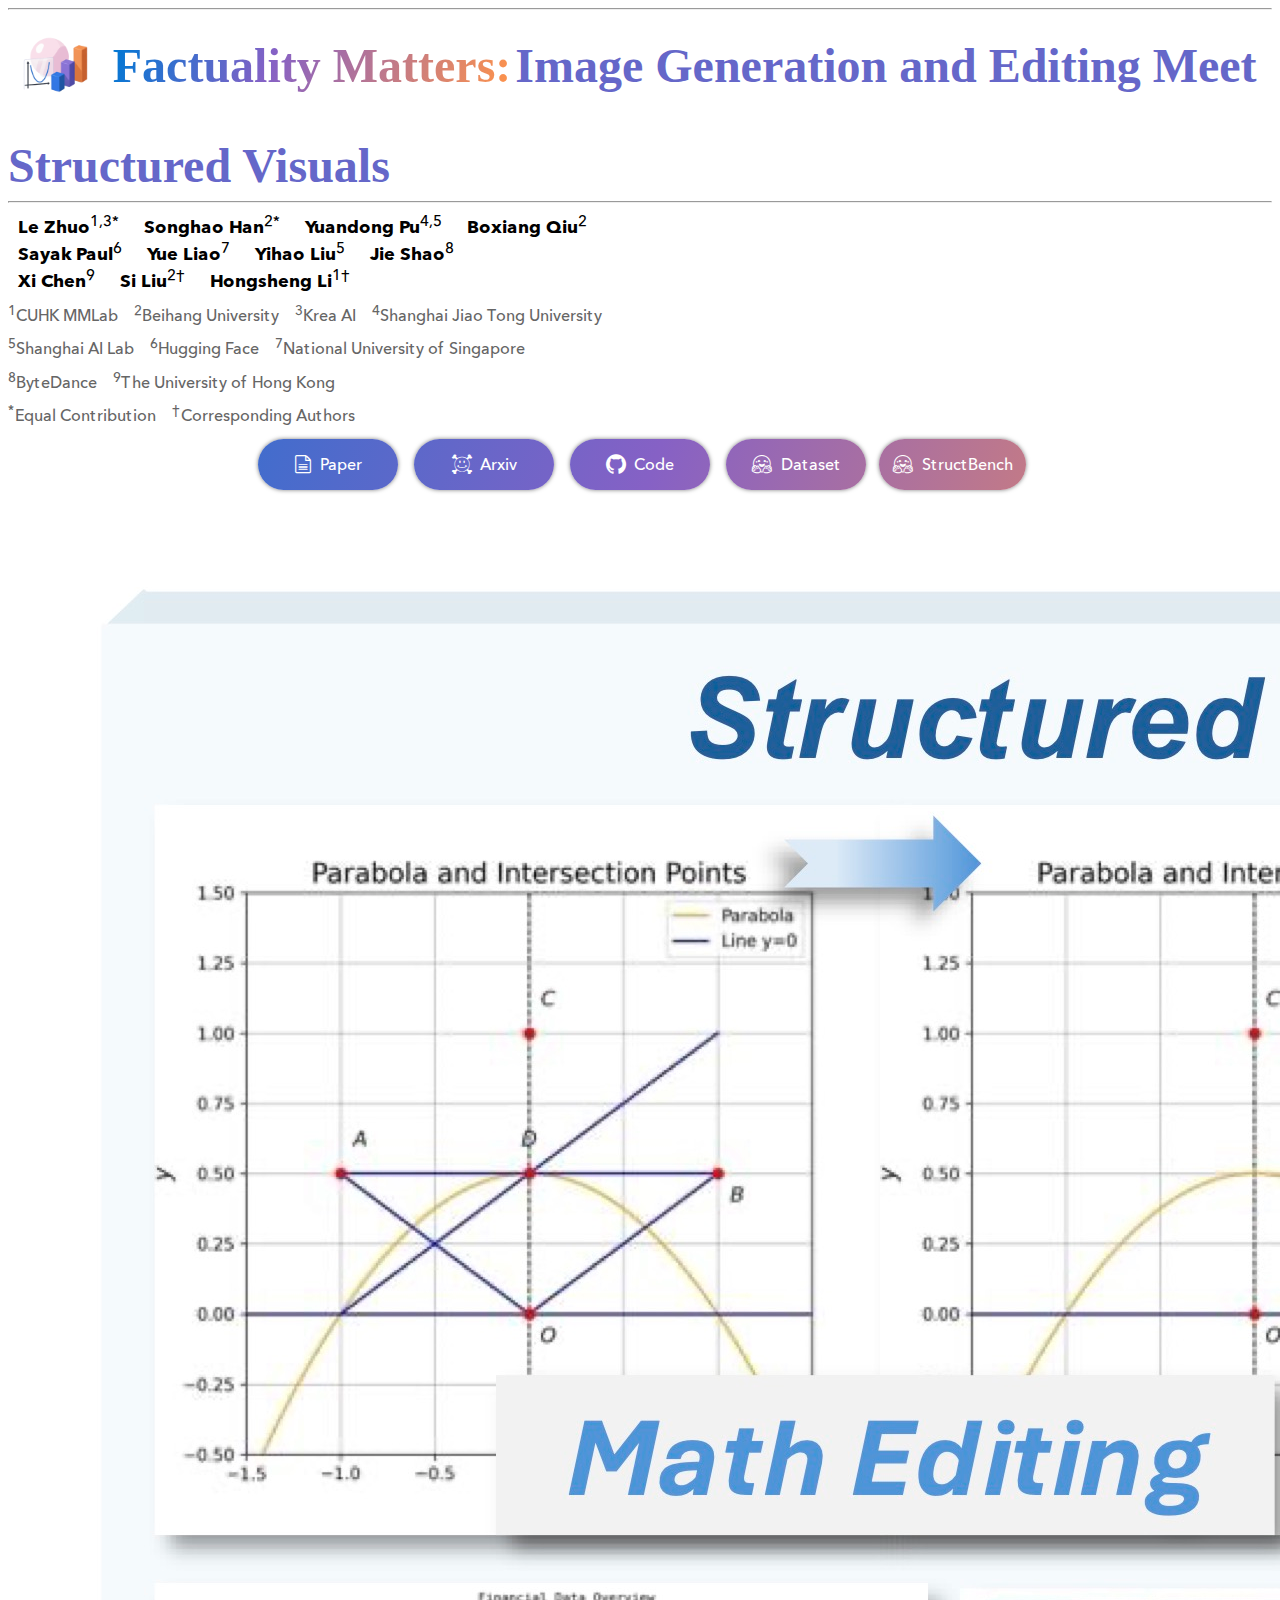
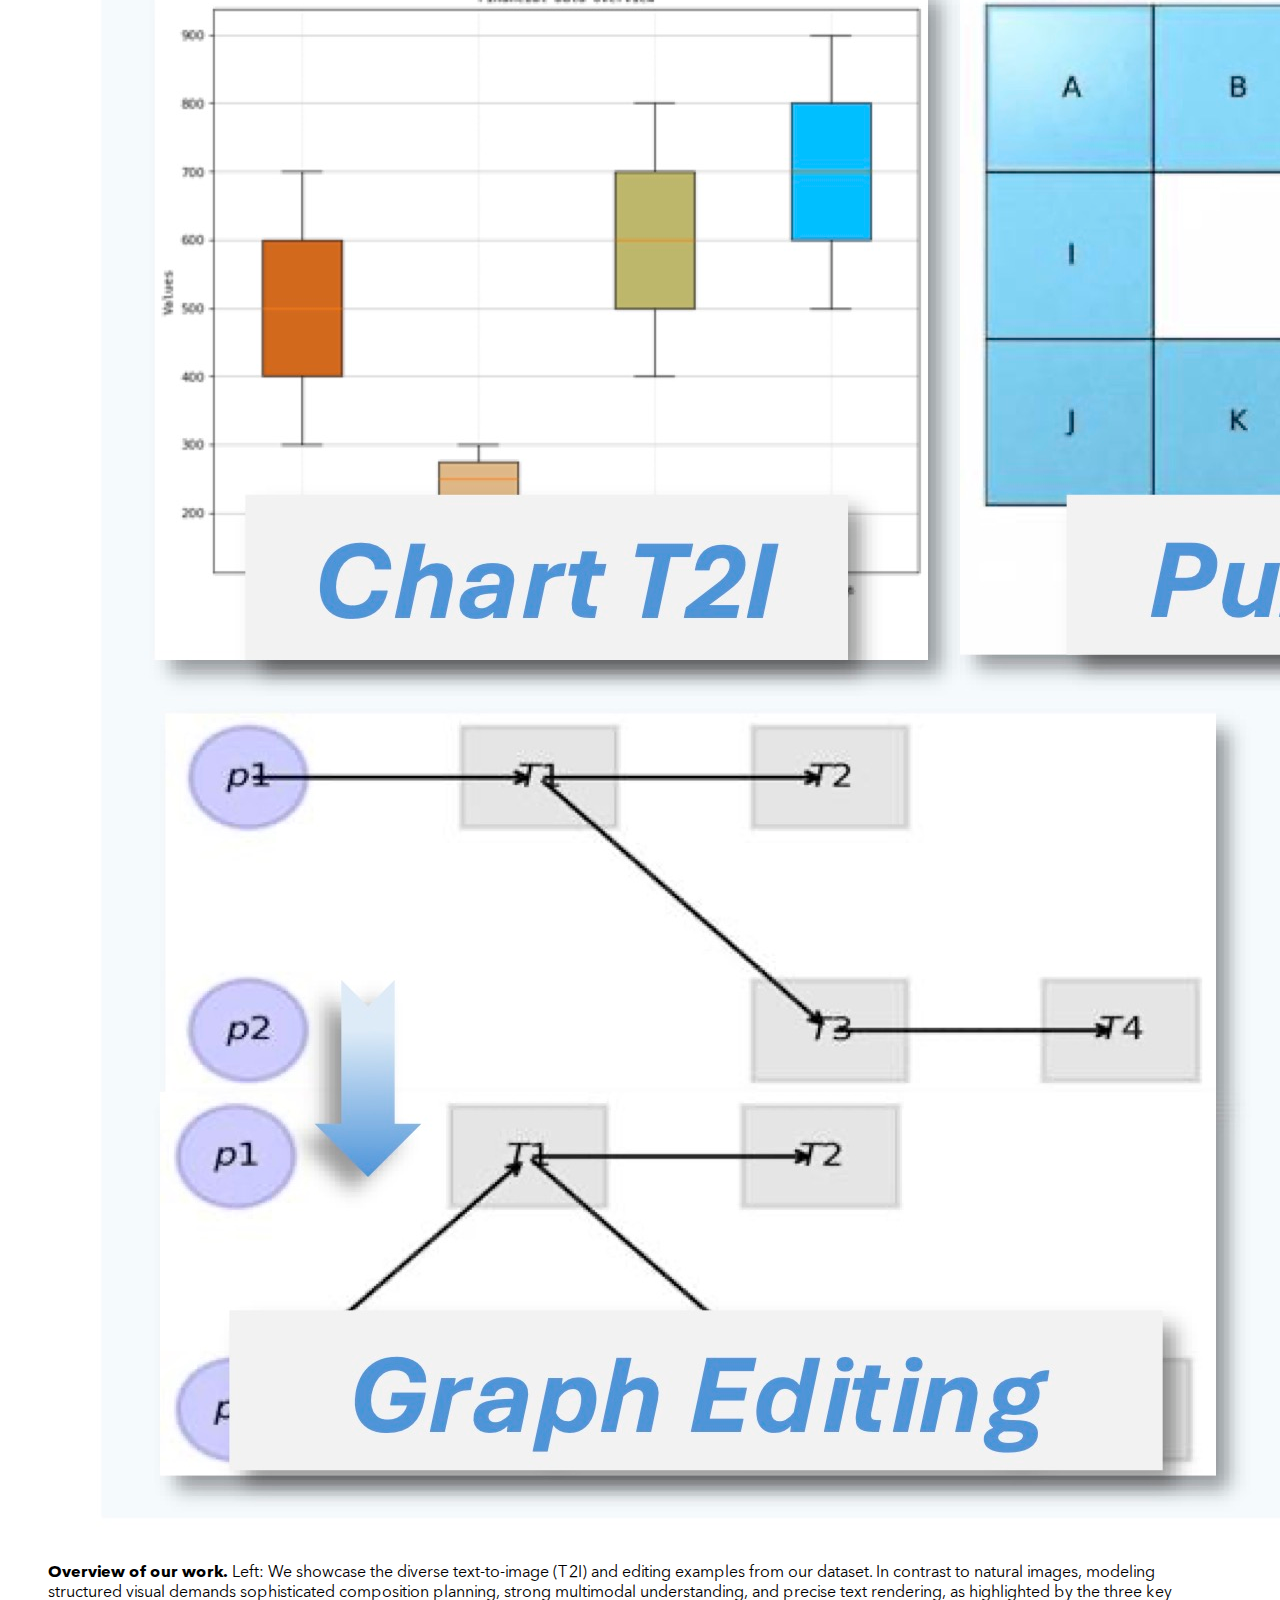
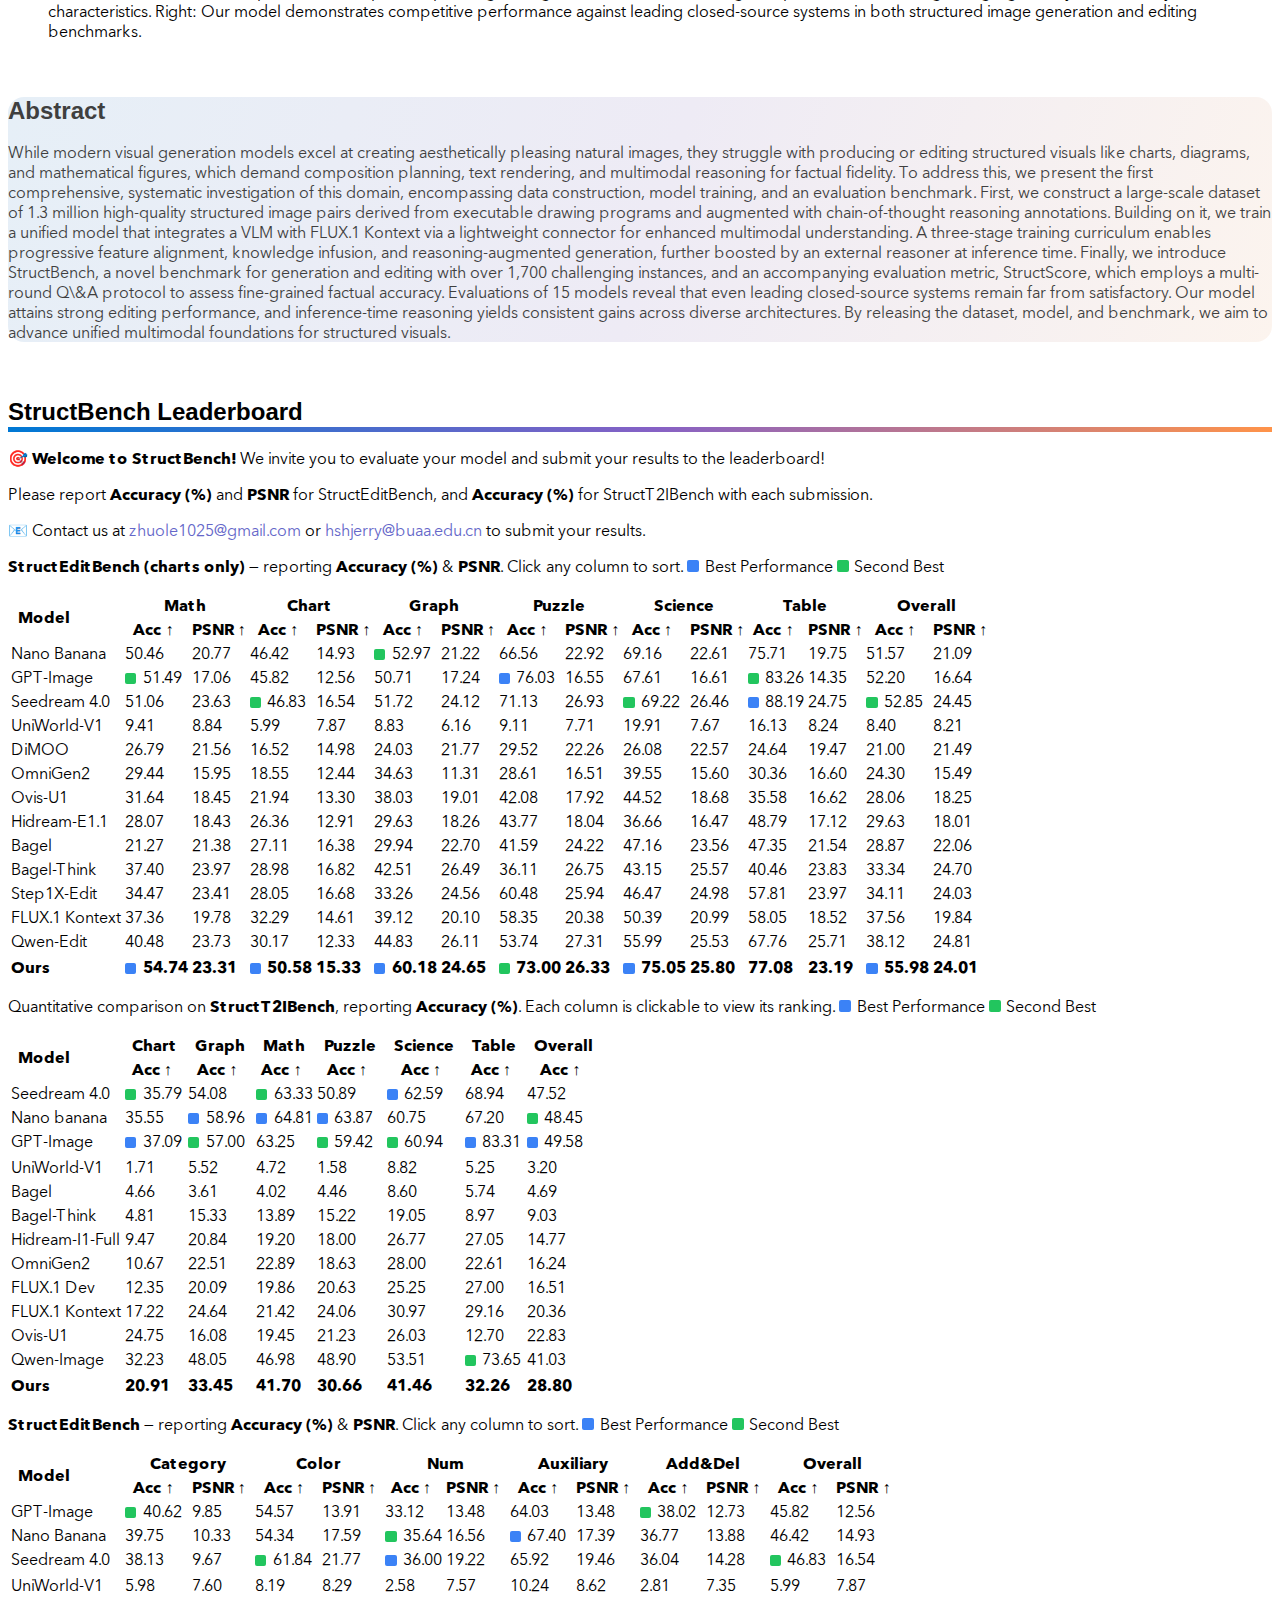
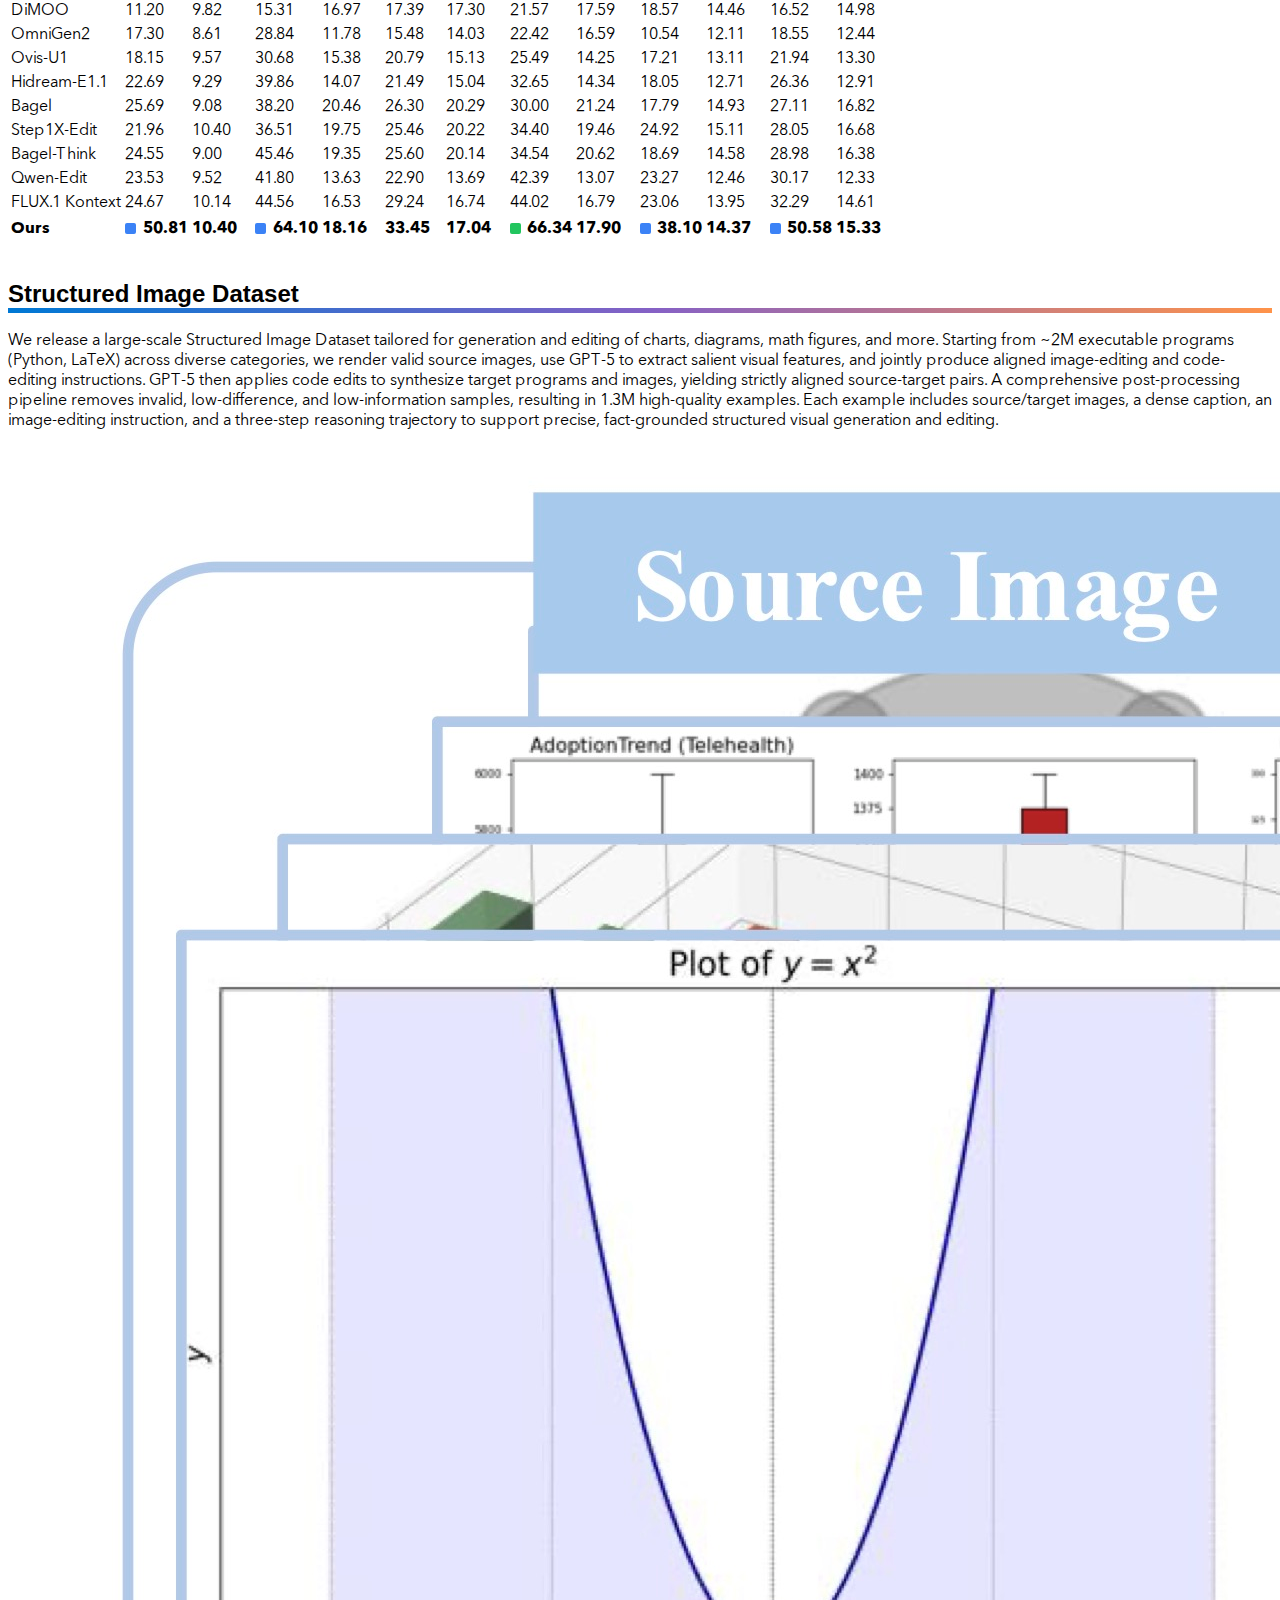
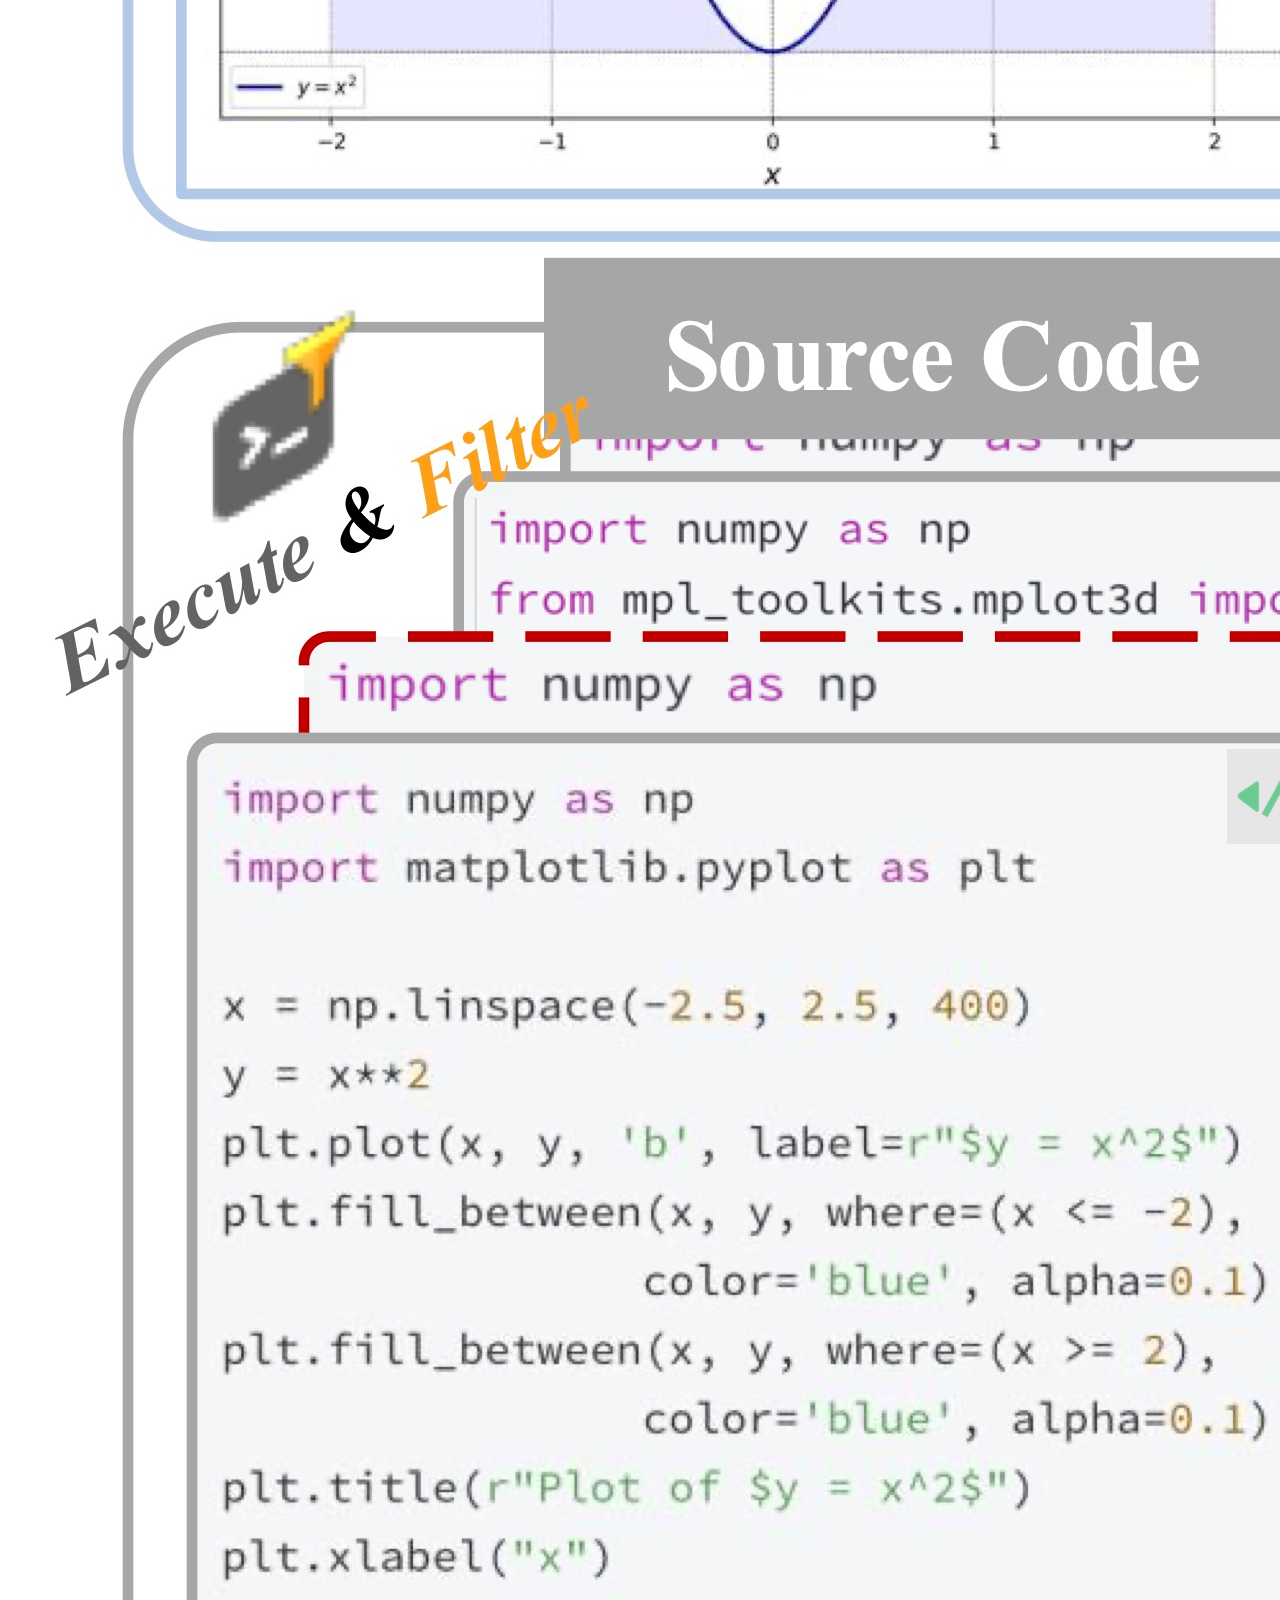
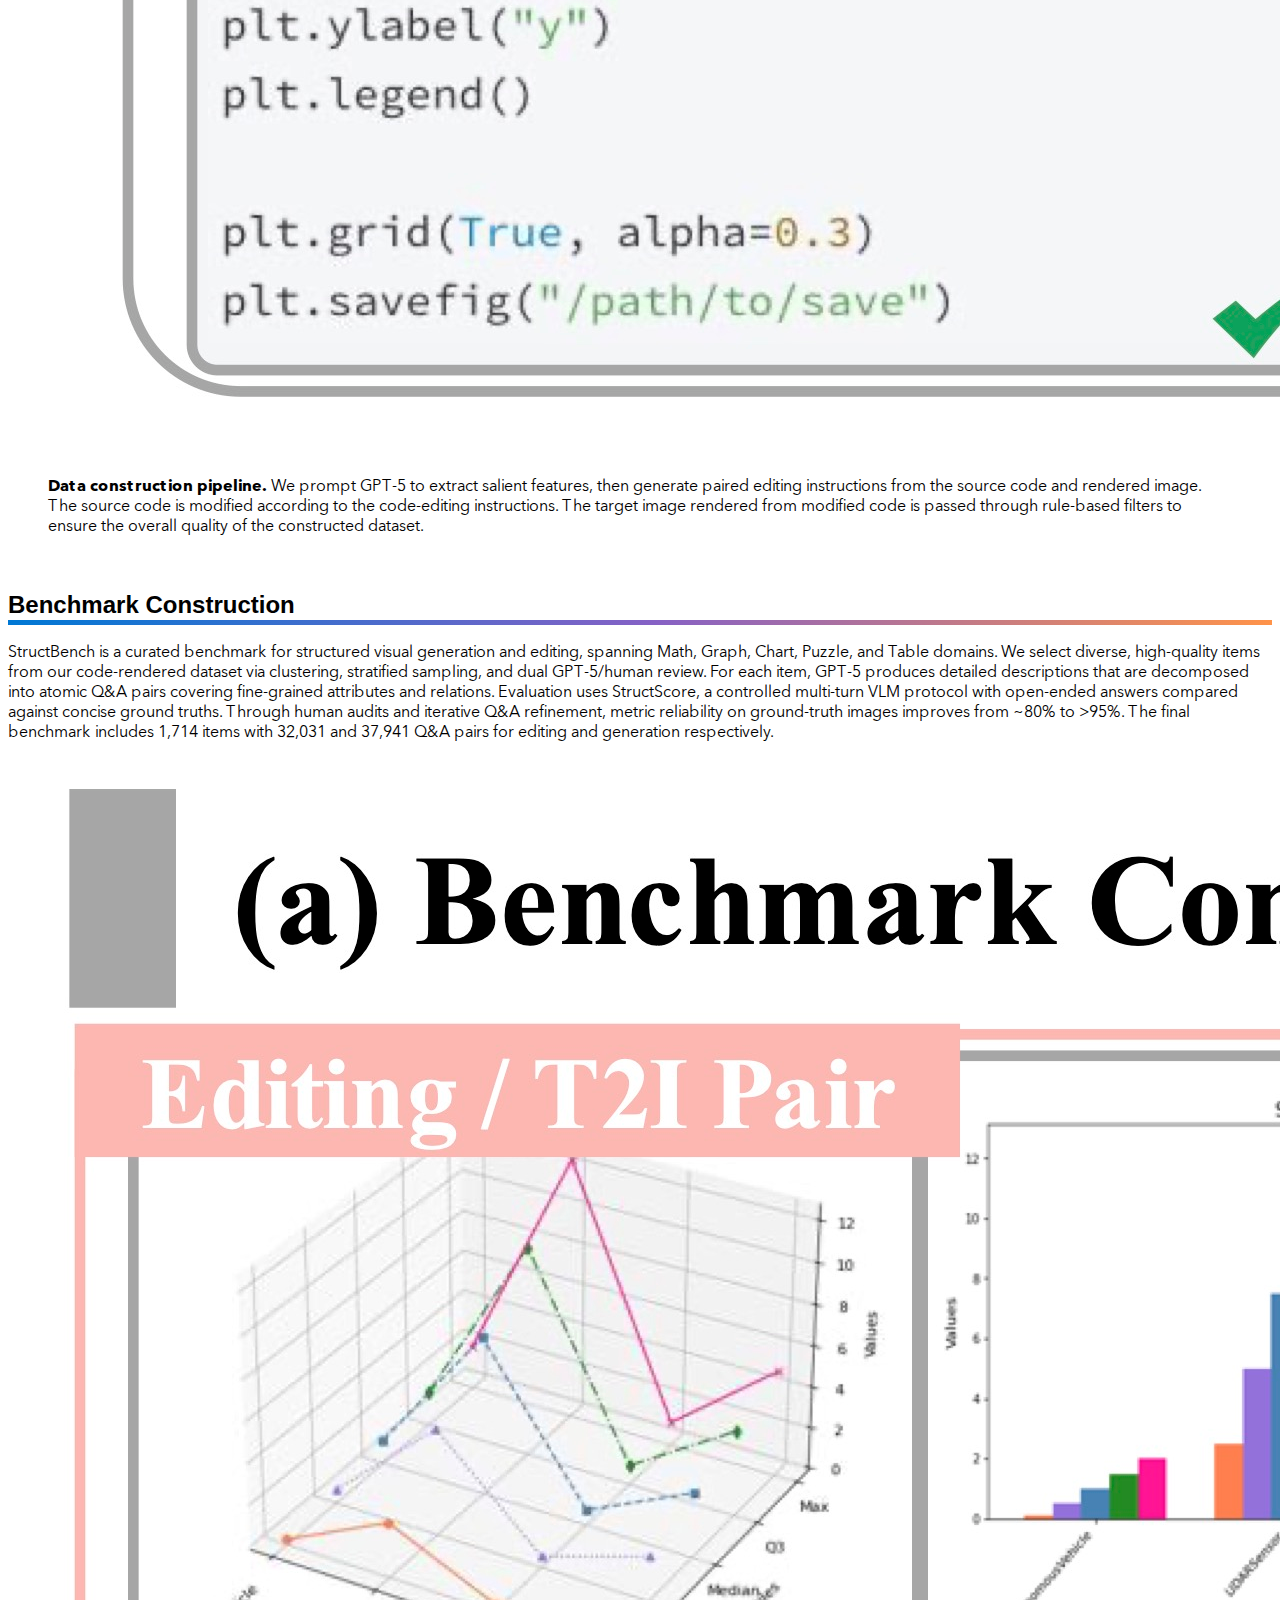
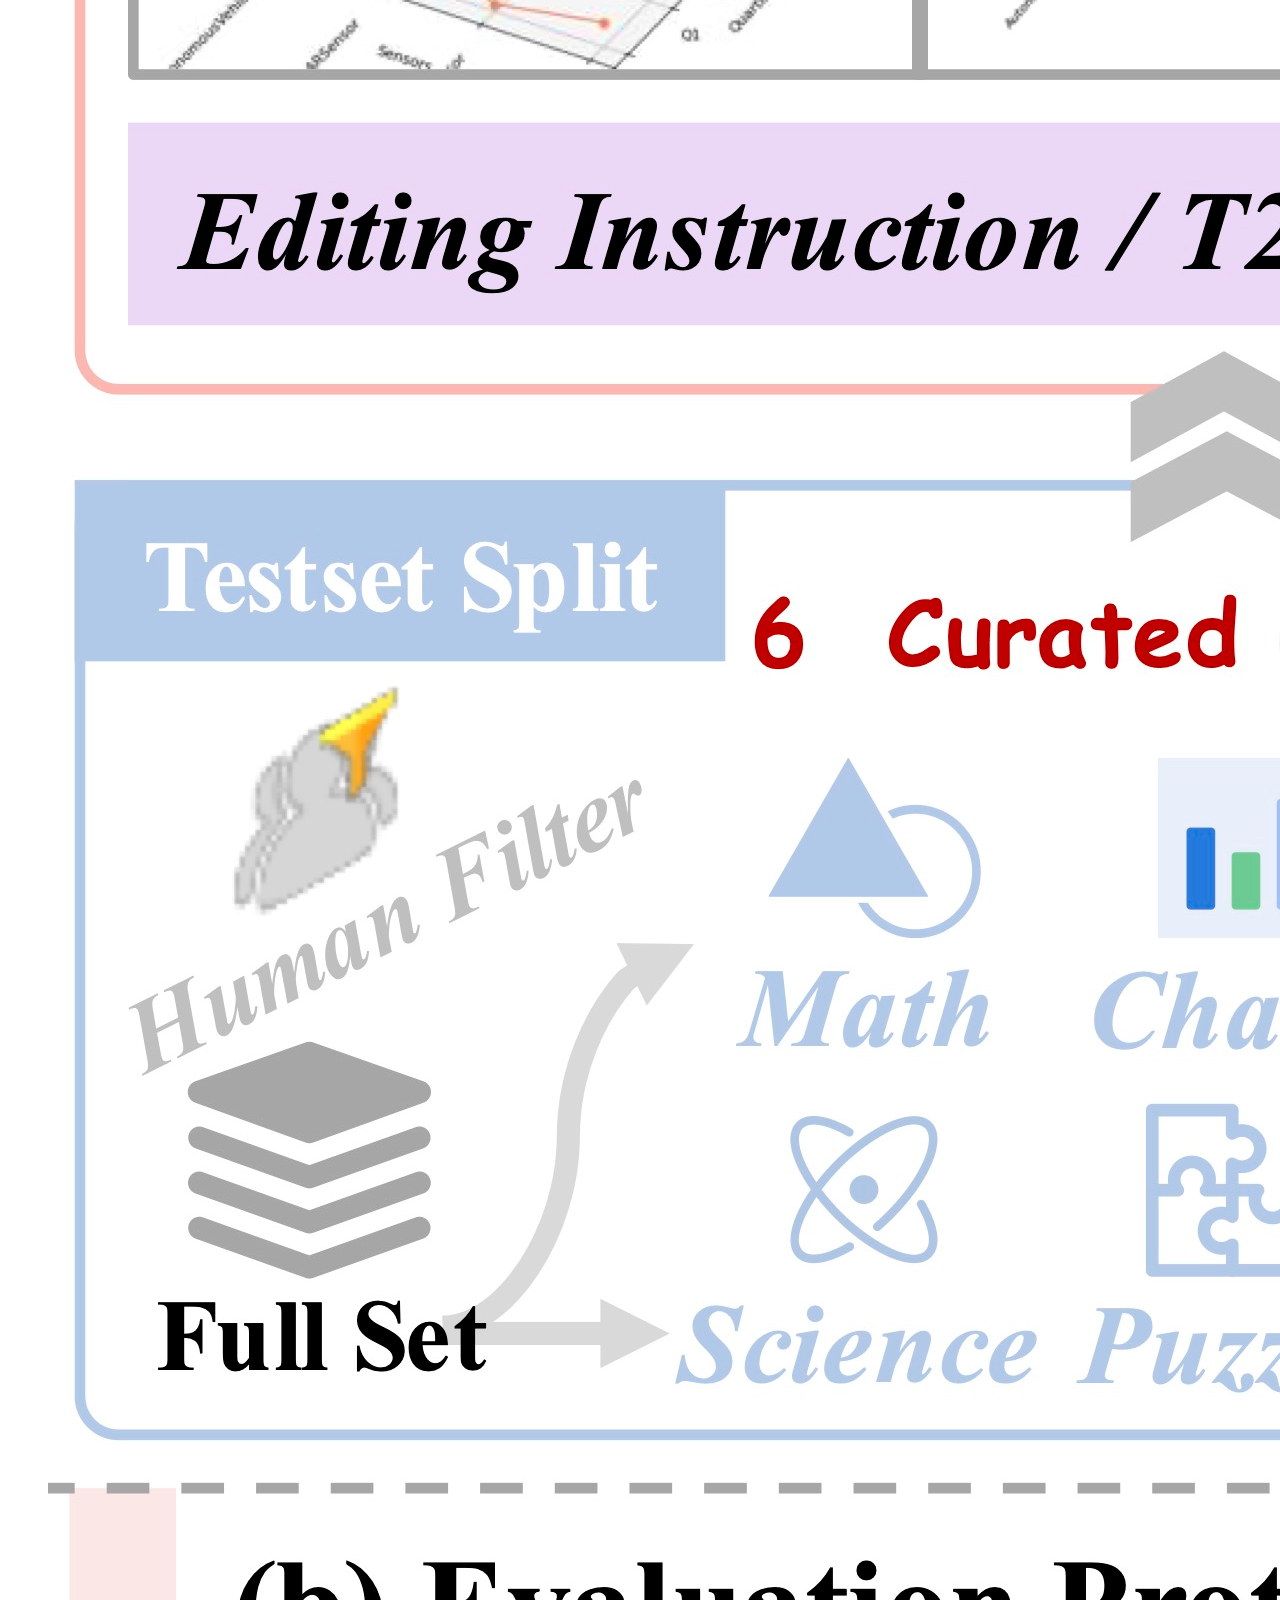
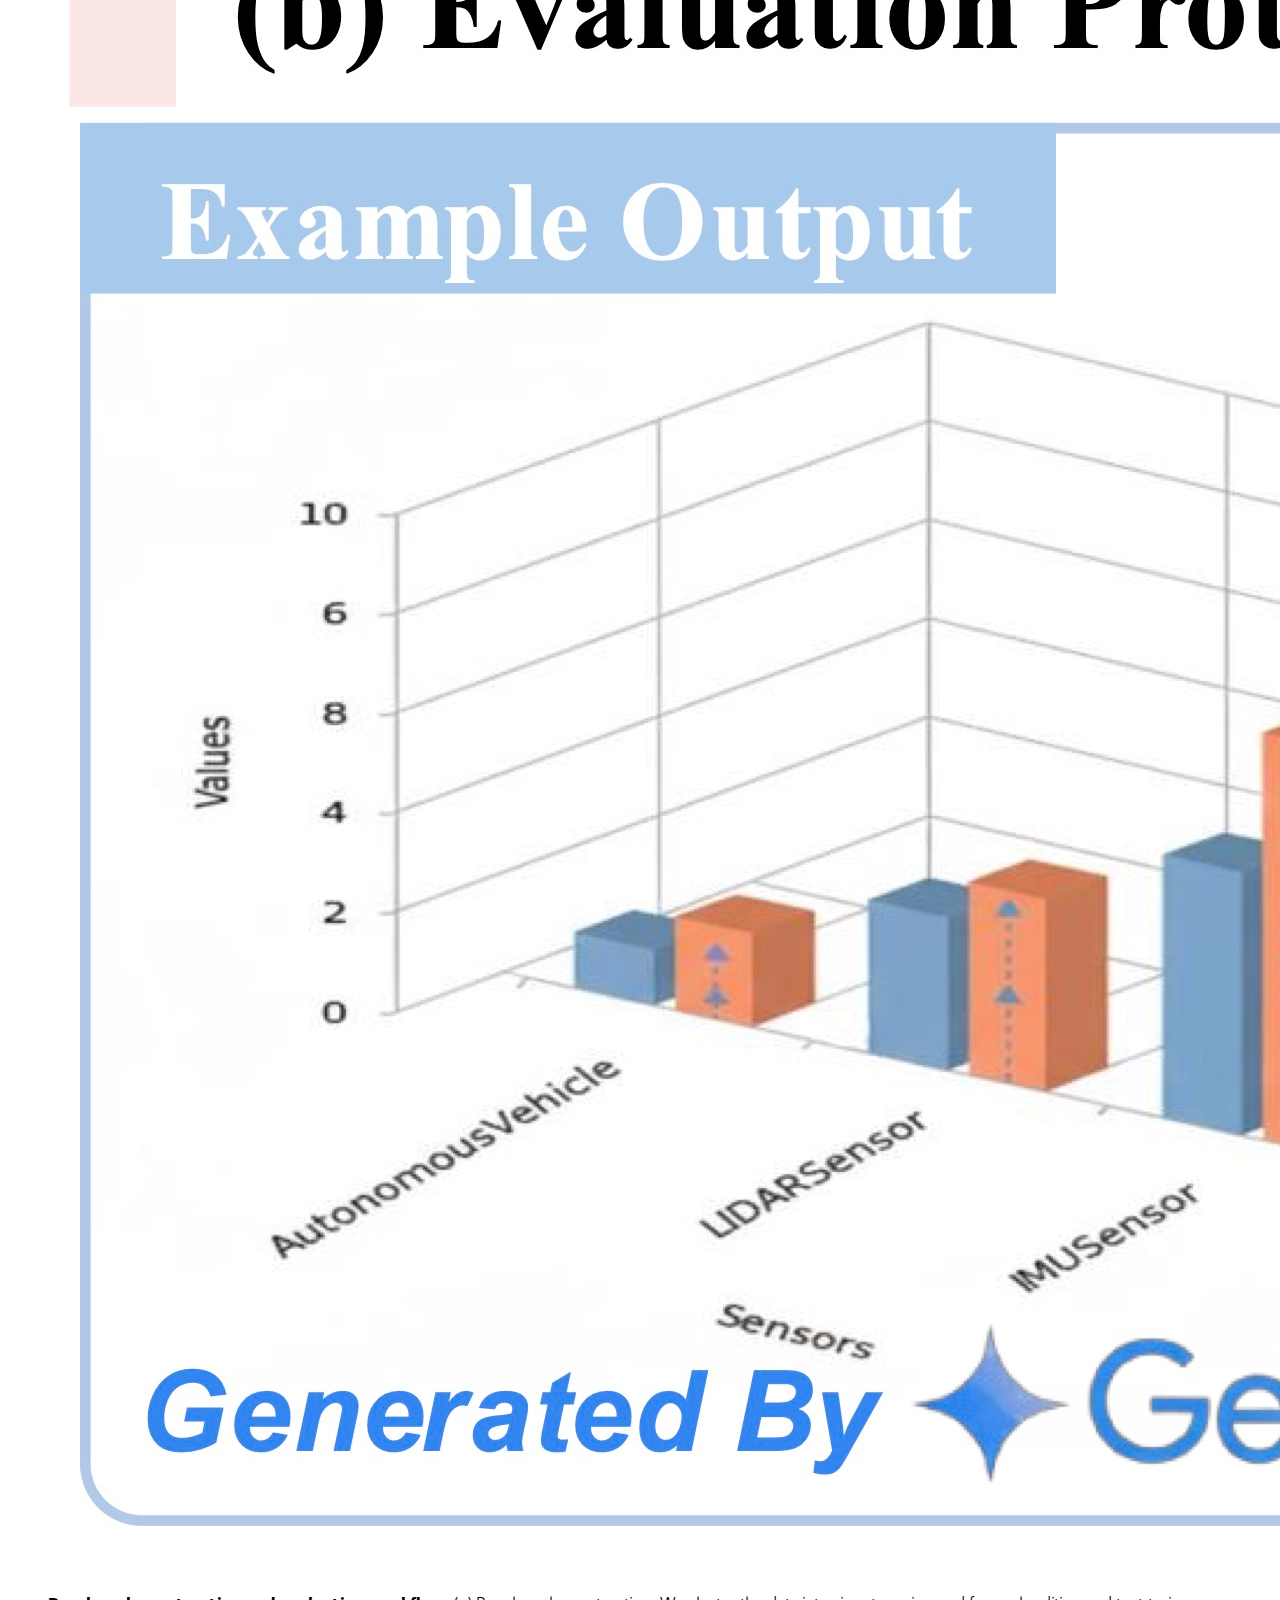
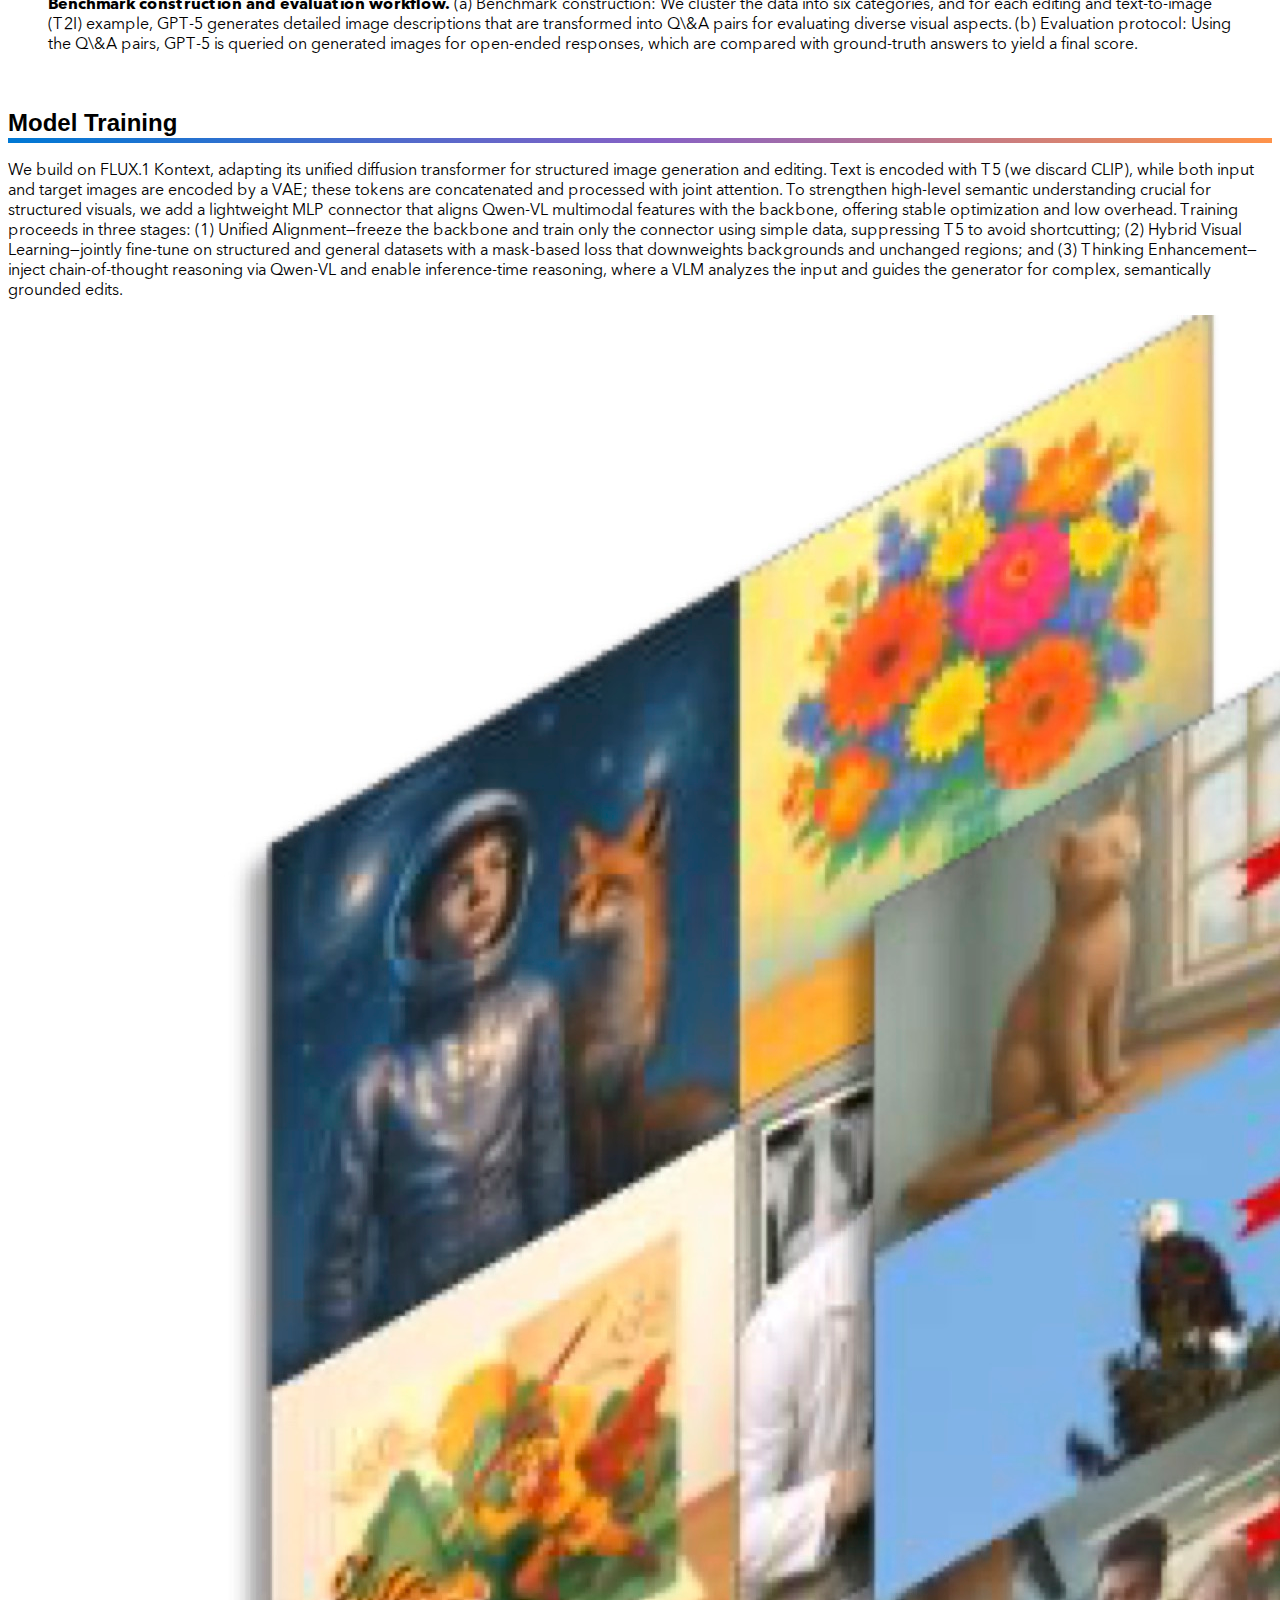
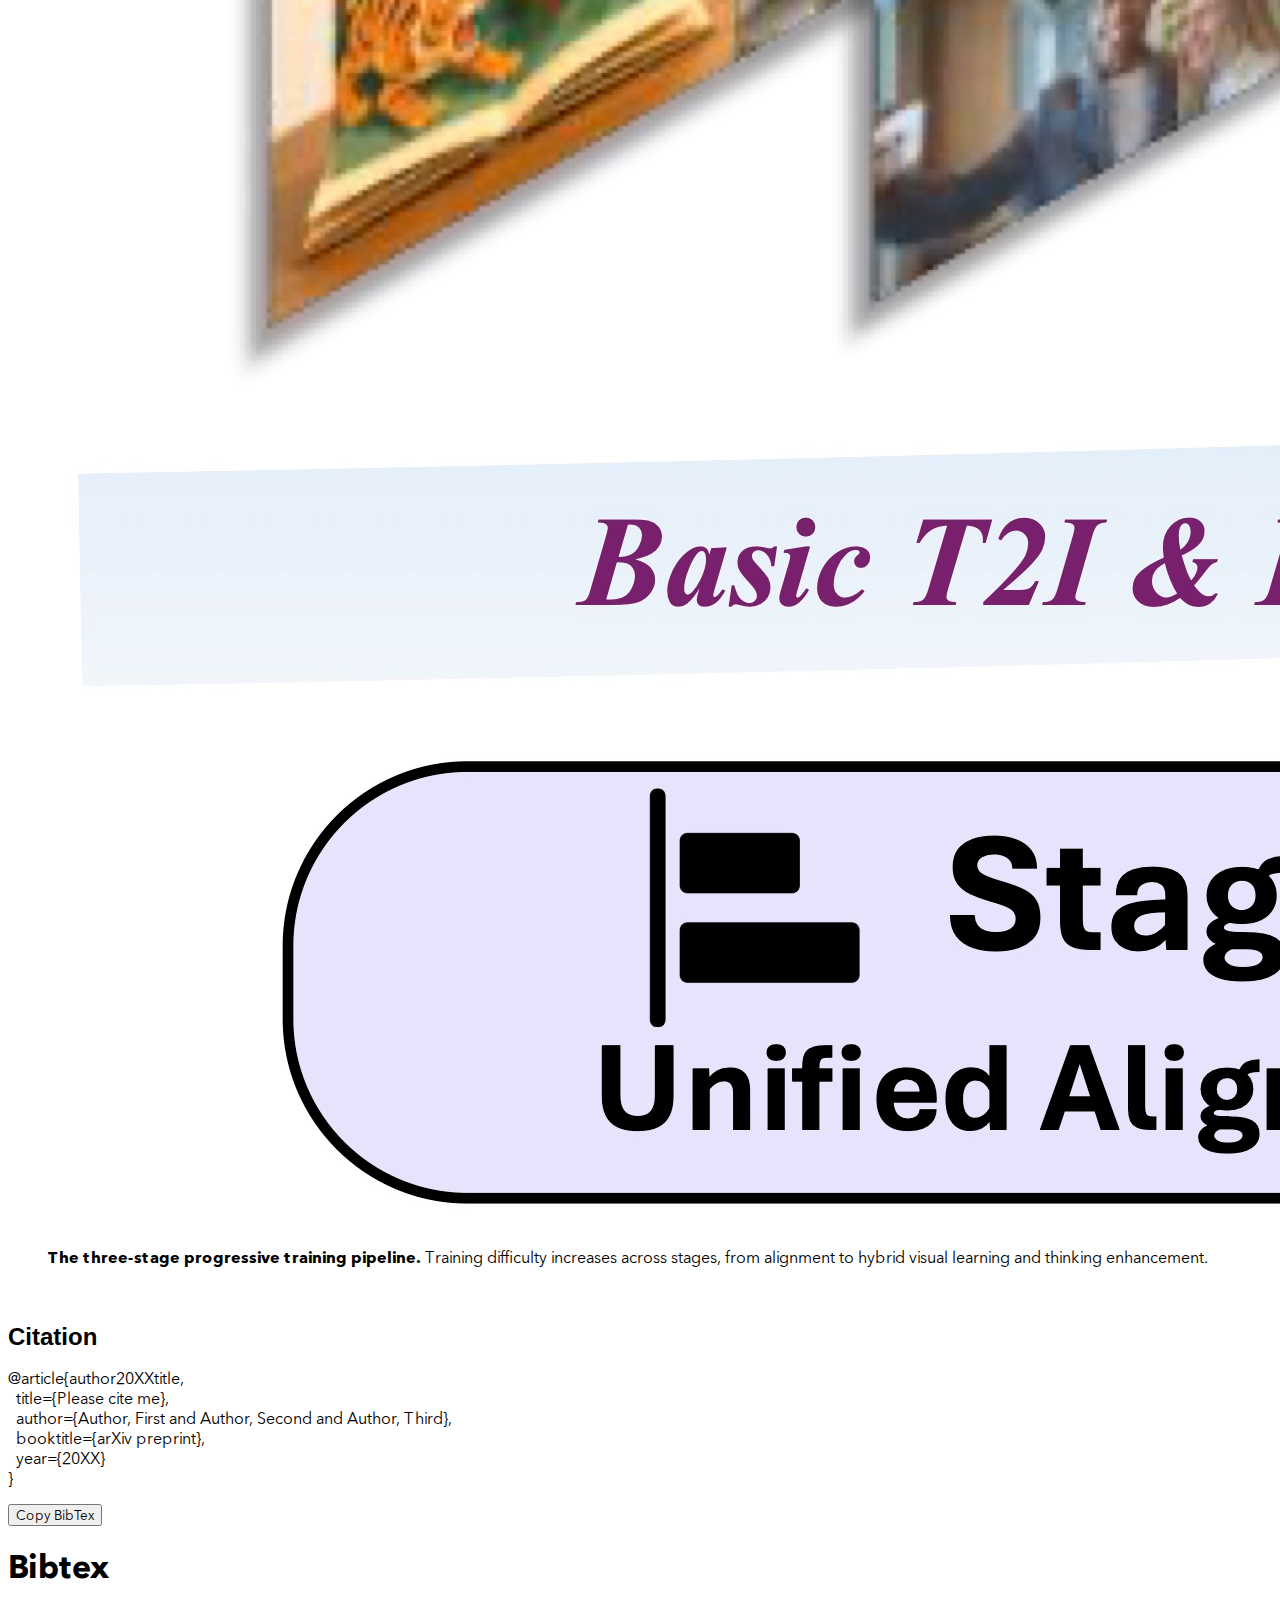
<file: index.html>
<!doctype html>
<html lang="en">
<head>
    <!--Include Bootstrap’s JS-->
    <script src="https://cdn.jsdelivr.net/npm/bootstrap@5.3.0-alpha3/dist/js/bootstrap.bundle.min.js"
            integrity="sha384-ENjdO4Dr2bkBIFxQpeoTz1HIcje39Wm4jDKdf19U8gI4ddQ3GYNS7NTKfAdVQSZe"
            crossorigin="anonymous"></script>
    <!-- Custom JS for this template -->
    <script src="js/copyText.js"></script>
    <!--Include Latex (optional)-->
    <!--<script type="text/javascript" src="http://cdn.mathjax.org/mathjax/latest/MathJax.js?config=TeX-AMS-MML_HTMLorMML"></script>-->
    <!--<script type="text/x-mathjax-config">-->
    <!--    MathJax.Hub.Config({-->
    <!--        tex2jax: {inlineMath: [['$', '$']]},-->
    <!--        messageStyle: "none"-->
    <!--    });-->
    <!--</script>-->

    <!--Include the icon fonts stylesheet-->
    <link rel="stylesheet" href="https://cdn.jsdelivr.net/npm/bootstrap-icons@1.10.5/font/bootstrap-icons.css">
    <!--Include Bootstrap’s CSS-->
    <link rel="stylesheet" href="https://cdn.jsdelivr.net/npm/bootstrap@5.3.0-alpha3/dist/css/bootstrap.min.css"
          integrity="sha384-KK94CHFLLe+nY2dmCWGMq91rCGa5gtU4mk92HdvYe+M/SXH301p5ILy+dN9+nJOZ"
          crossorigin="anonymous">
    <!--Local Icon-->
    <link rel="stylesheet" href="icons/style.css">
    <!--Local Fonts-->
    <link rel="stylesheet" href="fonts/avenir-next/stylesheet.css">
    <link rel="stylesheet" href="fonts/segoe-print/stylesheet.css">
    <!-- Custom styles for this template -->
    <link rel="stylesheet" href="style.css">

    <meta charset="utf-8">
    <meta name="viewport" content="width=device-width, initial-scale=1">

    <!-- Website Title -->
    <title>Image Generation and Editing Meet Structured Visuals</title>
    <!-- The description that appears when you share the link -->
    <meta property="og:description" content="Factuality Matters: Image Generation and Editing Meet Structured Visuals"/>
    <!-- Used to display page descriptions in search results -->
    <meta name="description" content="Factuality Matters: Image Generation and Editing Meet Structured Visuals">
    <!-- favicon -->
    <link rel="icon" href="assets/paper_logo_circle.png" type="image/x-icon">
</head>

<body>
<header class="container">
    <hr>
    <!-- Paper Title -->
    <div class="container text-center">
        <img src="assets/paper_logo_circle.png" alt="Logo" style="height: 6em; vertical-align: middle; margin-right: 0.3em; margin-bottom: 1.5em;">
        <span class="title-font x-gradient-font">Factuality Matters:</span>
        <a class="title-font text-body-emphasis" href="https://arxiv.org/abs/2507.15846">
            Image Generation and Editing Meet Structured Visuals
        </a>
    </div>
    <hr>
    <!-- author list -->
    <div class="container author text-center">
        <!-- authors arranged in neat rows -->
        <div class="row">
            <div class="col-12">
                <div class="author-name">
                    <a href="https://le-zhuo.com/"><strong>Le Zhuo</strong></a><sup>1,3*</sup>
                </div>
                <div class="author-name">
                    <a href="#"><strong>Songhao Han</strong></a><sup>2*</sup>
                </div>
                <div class="author-name">
                    <a href="#"><strong>Yuandong Pu</strong></a><sup>4,5</sup>
                </div>
                <div class="author-name">
                    <a href="#"><strong>Boxiang Qiu</strong></a><sup>2</sup>
                </div>
            </div>
        </div>
        
        <div class="row">
            <div class="col-12">
                <div class="author-name">
                    <a href="#"><strong>Sayak Paul</strong></a><sup>6</sup>
                </div>
                <div class="author-name">
                    <a href="#"><strong>Yue Liao</strong></a><sup>7</sup>
                </div>
                <div class="author-name">                                                                                                                                    
                     <a href="#"><strong>Yihao Liu</strong></a><sup>5</sup>
                 </div>
                <div class="author-name">
                    <a href="#"><strong>Jie Shao</strong></a><sup>8</sup>
                </div>
            </div>
        </div>
        
        <div class="row">
            <div class="col-12">
                 <div class="author-name">
                    <a href="#"><strong>Xi Chen</strong></a><sup>9</sup>
                 </div> 
                <div class="author-name">
                    <a href="#"><strong>Si Liu</strong></a><sup>2†</sup>
                </div>
                <div class="author-name">
                    <a href="#"><strong>Hongsheng Li</strong></a><sup>1†</sup>
                </div>
            </div>
        </div>
        <!-- author organization -->
        <div class="row mt-3">
            <div class="col-12 organization">
                <sup>1</sup>CUHK MMLab &nbsp;&nbsp;
                <sup>2</sup>Beihang University &nbsp;&nbsp;
                <sup>3</sup>Krea AI &nbsp;&nbsp;
                <sup>4</sup>Shanghai Jiao Tong University
            </div>
        </div>
        <div class="row">
            <div class="col-12 organization">
                <sup>5</sup>Shanghai AI Lab &nbsp;&nbsp;
                <sup>6</sup>Hugging Face &nbsp;&nbsp;
                <sup>7</sup>National University of Singapore
            </div>
        </div>
        <div class="row">
            <div class="col-12 organization">
                <sup>8</sup>ByteDance &nbsp;&nbsp;
                <sup>9</sup>The University of Hong Kong
            </div>
        </div>
        <div class="row">
            <div class="col-12 organization">
                <sup>*</sup>Equal Contribution &nbsp;&nbsp;
                <sup>†</sup>Corresponding Authors
            </div>
        </div>
    </div>
    <!-- paper status -->
    <!-- <div class="text-center" style="margin-top: 20px">
        <h3>Paper status - Under Review</h3>
    </div> -->
    <!-- links -->
    <div class="text-center">
        <div class="row justify-content-md-center">
            <div id="links">
                <div class="col col-lg-2">
                    <a id="paper" href="#">Paper</a>
                </div>
                <div class="col col-lg-2">
                    <a id="arxiv" href="#">Arxiv</a>
                </div>
                <div class="col col-lg-2">
                    <a id="code" href="#">Code</a>
                </div>
                <div class="col col-lg-2">
                    <a id="demo" href="#">Dataset</a>
                </div>
                <div class="col col-lg-2">
                    <a id="demo" href="https://huggingface.co/collections/hshjerry0315/structbench-68e46d04052ecf99d0d2079e">StructBench</a>
                </div>
            </div>
        </div>
    </div>
    <br>
    <!-- teaser -->
    <div class="text-center">
        <figure class="figure">
            <img src="assets/fig1.jpg" class="img-thumbnail figure-img img-fluid rounded"
                 alt="beautiful teaser">
            <figcaption class="figure-caption">
                <strong>
                    Overview of our work. 
                </strong>
                Left: We showcase the diverse text-to-image (T2I) and editing examples from our dataset. In contrast to natural images, modeling structured visual demands sophisticated composition planning, strong multimodal understanding, and precise text rendering, as highlighted by the three key characteristics. Right: Our model demonstrates competitive performance against leading closed-source systems in both structured image generation and editing benchmarks.
            </figcaption>
        </figure>
    </div>

</header>
<br>

<main class="container">
    <!-- Abstract -->
    <div class="card border-0">
        <div class="card-body x-gradient-block">
            <h2 class="card-title text-center card-title-margin">Abstract</h2>
            <p class="card-text">
                While modern visual generation models excel at creating aesthetically pleasing natural images, they struggle with producing or editing structured visuals like charts, diagrams, and mathematical figures, which demand composition planning, text rendering, and multimodal reasoning for factual fidelity. To address this, we present the first comprehensive, systematic investigation of this domain, encompassing data construction, model training, and an evaluation benchmark. First, we construct a large-scale dataset of 1.3 million high-quality structured image pairs derived from executable drawing programs and augmented with chain-of-thought reasoning annotations. Building on it, we train a unified model that integrates a VLM with FLUX.1 Kontext via a lightweight connector for enhanced multimodal understanding. A three-stage training curriculum enables progressive feature alignment, knowledge infusion, and reasoning-augmented generation, further boosted by an external reasoner at inference time. Finally, we introduce StructBench, a novel benchmark for generation and editing with over 1,700 challenging instances, and an accompanying evaluation metric, StructScore, which employs a multi-round Q\&A protocol to assess fine-grained factual accuracy. Evaluations of 15 models reveal that even leading closed-source systems remain far from satisfactory. Our model attains strong editing performance, and inference-time reasoning yields consistent gains across diverse architectures. By releasing the dataset, model, and benchmark, we aim to advance unified multimodal foundations for structured visuals.
            </p>
        </div>
    </div>
    <br>

    <!-- Benchmark Results -->
    <div class="card">
        <div class="card-body">
            <h2 class="card-title card-title-margin">StructBench Leaderboard</h2>
            <hr class="body-hr"/>
            
            <div class="alert alert-info" role="alert">
                <p class="mb-2"><strong>🎯 Welcome to StructBench!</strong> We invite you to evaluate your model and submit your results to the leaderboard!</p>
                <p class="mb-2">Please report <strong>Accuracy (%)</strong> and <strong>PSNR</strong> for StructEditBench, and <strong>Accuracy (%)</strong> for StructT2IBench with each submission.</p>
                <p class="mb-0">📧 Contact us at <a href="mailto:zhuole1025@gmail.com">zhuole1025@gmail.com</a> or <a href="mailto:hshjerry@buaa.edu.cn">hshjerry@buaa.edu.cn</a> to submit your results.</p>
            </div>

    <!-- 仅用于本表格的极简排序/标注样式（作用域限此卡片） -->
    <style>
        #vdc-leaderboard thead th[data-sort] { cursor: pointer; user-select: none; white-space: nowrap; }
        #vdc-leaderboard thead th[data-sort]::after { content: ""; margin-left: .35rem; opacity: .45; }
        #vdc-leaderboard thead th[aria-sort="asc"]::after { content: "▲"; opacity: 1; }
        #vdc-leaderboard thead th[aria-sort="desc"]::after { content: "▼"; opacity: 1; }
        #vdc-leaderboard td.text-end { font-variant-numeric: tabular-nums; }
        /* 第一/第二名（Acc 列）色块 */
        #vdc-leaderboard td.best::before,
        #vdc-leaderboard td.second::before {
            content: ""; display: inline-block; width: .7em; height: .7em; border-radius: 2px;
            margin-right: .4em; vertical-align: -1px;
        }
        #vdc-leaderboard td.best::before   { background: #3b82f6; } /* 蓝：第一 */
        #vdc-leaderboard td.second::before { background: #22c55e; } /* 绿：第二 */
        </style>
    
        <style>
        /* —— 仅该表使用 —— */
        #vdc-leaderboard thead tr:first-child th {           /* 分组标题行 */
        text-align: center !important;
        vertical-align: middle;
        padding-left: 0.5rem;  /* 可按需调 */
        padding-right: 0.5rem; /* 可按需调 */
        }
        #vdc-leaderboard thead tr:first-child th[rowspan] {  /* 左侧 Model 列保持左对齐 */
        text-align: left !important;
        }
        #vdc-leaderboard thead tr:nth-child(2) th {          /* 指标行（Acc/PSNR）整体居中 */
        text-align: center !important;
        }
        </style>

        <p class="card-text">
        <strong>StructEditBench (charts only)</strong> — reporting <strong>Accuracy (%)</strong> &amp; <strong>PSNR</strong>. Click any column to sort.
        <span class="ms-2"><span style="display:inline-block;width:.75em;height:.75em;background:#3b82f6;border-radius:2px;margin-right:.35em;"></span>Best Performance</span>
        <span class="ms-3"><span style="display:inline-block;width:.75em;height:.75em;background:#22c55e;border-radius:2px;margin-right:.35em;"></span>Second Best</span>
        </p>
    
    <div class="table-responsive">
    <table id="vdc-leaderboard" class="table table-hover align-middle">
        <thead>
            <tr class="table-primary">
                <th scope="col" rowspan="2">Model</th>
                <th scope="col" colspan="2">Math</th>
                <th scope="col" colspan="2">Chart</th>
                <th scope="col" colspan="2">Graph</th>
                <th scope="col" colspan="2">Puzzle</th>
                <th scope="col" colspan="2">Science</th>
                <th scope="col" colspan="2">Table</th>
                <th scope="col" colspan="2">Overall</th>
            </tr>
            <tr>
                <th class="text-end" data-sort data-type="number" data-acc>Acc ↑</th><th class="text-end">PSNR ↑</th>
                <th class="text-end" data-sort data-type="number" data-acc>Acc ↑</th><th class="text-end">PSNR ↑</th>
                <th class="text-end" data-sort data-type="number" data-acc>Acc ↑</th><th class="text-end">PSNR ↑</th>
                <th class="text-end" data-sort data-type="number" data-acc>Acc ↑</th><th class="text-end">PSNR ↑</th>
                <th class="text-end" data-sort data-type="number" data-acc>Acc ↑</th><th class="text-end">PSNR ↑</th>
                <th class="text-end" data-sort data-type="number" data-acc>Acc ↑</th><th class="text-end">PSNR ↑</th>
                <th class="text-end" data-sort data-type="number" data-acc>Acc ↑</th><th class="text-end">PSNR ↑</th>
            </tr>
        </thead>
        <tbody class="table-group-divider">
            <tr>
                <td>Nano Banana</td>
                <td class="text-end" data-sort-value="50.46">50.46</td><td class="text-end">20.77</td>
                <td class="text-end" data-sort-value="46.42">46.42</td><td class="text-end">14.93</td>
                <td class="text-end" data-sort-value="52.97">52.97</td><td class="text-end">21.22</td>
                <td class="text-end" data-sort-value="66.56">66.56</td><td class="text-end">22.92</td>
                <td class="text-end" data-sort-value="69.16">69.16</td><td class="text-end">22.61</td>
                <td class="text-end" data-sort-value="75.71">75.71</td><td class="text-end">19.75</td>
                <td class="text-end" data-sort-value="51.57">51.57</td><td class="text-end">21.09</td>
            </tr>
            <tr>
                <td>GPT-Image</td>
                <td class="text-end" data-sort-value="51.49">51.49</td><td class="text-end">17.06</td>
                <td class="text-end" data-sort-value="45.82">45.82</td><td class="text-end">12.56</td>
                <td class="text-end" data-sort-value="50.71">50.71</td><td class="text-end">17.24</td>
                <td class="text-end" data-sort-value="76.03">76.03</td><td class="text-end">16.55</td>
                <td class="text-end" data-sort-value="67.61">67.61</td><td class="text-end">16.61</td>
                <td class="text-end" data-sort-value="83.26">83.26</td><td class="text-end">14.35</td>
                <td class="text-end" data-sort-value="52.20">52.20</td><td class="text-end">16.64</td>
            </tr>
            <tr>
                <td>Seedream 4.0</td>
                <td class="text-end" data-sort-value="51.06">51.06</td><td class="text-end">23.63</td>
                <td class="text-end" data-sort-value="46.83">46.83</td><td class="text-end">16.54</td>
                <td class="text-end" data-sort-value="51.72">51.72</td><td class="text-end">24.12</td>
                <td class="text-end" data-sort-value="71.13">71.13</td><td class="text-end">26.93</td>
                <td class="text-end" data-sort-value="69.22">69.22</td><td class="text-end">26.46</td>
                <td class="text-end" data-sort-value="88.19">88.19</td><td class="text-end">24.75</td>
                <td class="text-end" data-sort-value="52.85">52.85</td><td class="text-end">24.45</td>
            </tr>
            <tr class="table-group-divider">
                <td>UniWorld-V1</td>
                <td class="text-end" data-sort-value="9.41">9.41</td><td class="text-end">8.84</td>
                <td class="text-end" data-sort-value="5.99">5.99</td><td class="text-end">7.87</td>
                <td class="text-end" data-sort-value="8.83">8.83</td><td class="text-end">6.16</td>
                <td class="text-end" data-sort-value="9.11">9.11</td><td class="text-end">7.71</td>
                <td class="text-end" data-sort-value="19.91">19.91</td><td class="text-end">7.67</td>
                <td class="text-end" data-sort-value="16.13">16.13</td><td class="text-end">8.24</td>
                <td class="text-end" data-sort-value="8.40">8.40</td><td class="text-end">8.21</td>
            </tr>
            <tr>
                <td>DiMOO</td>
                <td class="text-end" data-sort-value="26.79">26.79</td><td class="text-end">21.56</td>
                <td class="text-end" data-sort-value="16.52">16.52</td><td class="text-end">14.98</td>
                <td class="text-end" data-sort-value="24.03">24.03</td><td class="text-end">21.77</td>
                <td class="text-end" data-sort-value="29.52">29.52</td><td class="text-end">22.26</td>
                <td class="text-end" data-sort-value="26.08">26.08</td><td class="text-end">22.57</td>
                <td class="text-end" data-sort-value="24.64">24.64</td><td class="text-end">19.47</td>
                <td class="text-end" data-sort-value="21.00">21.00</td><td class="text-end">21.49</td>
            </tr>
            <tr>
                <td>OmniGen2</td>
                <td class="text-end" data-sort-value="29.44">29.44</td><td class="text-end">15.95</td>
                <td class="text-end" data-sort-value="18.55">18.55</td><td class="text-end">12.44</td>
                <td class="text-end" data-sort-value="34.63">34.63</td><td class="text-end">11.31</td>
                <td class="text-end" data-sort-value="28.61">28.61</td><td class="text-end">16.51</td>
                <td class="text-end" data-sort-value="39.55">39.55</td><td class="text-end">15.60</td>
                <td class="text-end" data-sort-value="30.36">30.36</td><td class="text-end">16.60</td>
                <td class="text-end" data-sort-value="24.30">24.30</td><td class="text-end">15.49</td>
            </tr>
            <tr>
                <td>Ovis-U1</td>
                <td class="text-end" data-sort-value="31.64">31.64</td><td class="text-end">18.45</td>
                <td class="text-end" data-sort-value="21.94">21.94</td><td class="text-end">13.30</td>
                <td class="text-end" data-sort-value="38.03">38.03</td><td class="text-end">19.01</td>
                <td class="text-end" data-sort-value="42.08">42.08</td><td class="text-end">17.92</td>
                <td class="text-end" data-sort-value="44.52">44.52</td><td class="text-end">18.68</td>
                <td class="text-end" data-sort-value="35.58">35.58</td><td class="text-end">16.62</td>
                <td class="text-end" data-sort-value="28.06">28.06</td><td class="text-end">18.25</td>
            </tr>
            <tr>
                <td>Hidream-E1.1</td>
                <td class="text-end" data-sort-value="28.07">28.07</td><td class="text-end">18.43</td>
                <td class="text-end" data-sort-value="26.36">26.36</td><td class="text-end">12.91</td>
                <td class="text-end" data-sort-value="29.63">29.63</td><td class="text-end">18.26</td>
                <td class="text-end" data-sort-value="43.77">43.77</td><td class="text-end">18.04</td>
                <td class="text-end" data-sort-value="36.66">36.66</td><td class="text-end">16.47</td>
                <td class="text-end" data-sort-value="48.79">48.79</td><td class="text-end">17.12</td>
                <td class="text-end" data-sort-value="29.63">29.63</td><td class="text-end">18.01</td>
            </tr>
            <tr>
                <td>Bagel</td>
                <td class="text-end" data-sort-value="21.27">21.27</td><td class="text-end">21.38</td>
                <td class="text-end" data-sort-value="27.11">27.11</td><td class="text-end">16.38</td>
                <td class="text-end" data-sort-value="29.94">29.94</td><td class="text-end">22.70</td>
                <td class="text-end" data-sort-value="41.59">41.59</td><td class="text-end">24.22</td>
                <td class="text-end" data-sort-value="47.16">47.16</td><td class="text-end">23.56</td>
                <td class="text-end" data-sort-value="47.35">47.35</td><td class="text-end">21.54</td>
                <td class="text-end" data-sort-value="28.87">28.87</td><td class="text-end">22.06</td>
            </tr>
            <tr>
                <td>Bagel-Think</td>
                <td class="text-end" data-sort-value="37.40">37.40</td><td class="text-end">23.97</td>
                <td class="text-end" data-sort-value="28.98">28.98</td><td class="text-end">16.82</td>
                <td class="text-end" data-sort-value="42.51">42.51</td><td class="text-end">26.49</td>
                <td class="text-end" data-sort-value="36.11">36.11</td><td class="text-end">26.75</td>
                <td class="text-end" data-sort-value="43.15">43.15</td><td class="text-end">25.57</td>
                <td class="text-end" data-sort-value="40.46">40.46</td><td class="text-end">23.83</td>
                <td class="text-end" data-sort-value="33.34">33.34</td><td class="text-end">24.70</td>
            </tr>
            <tr>
                <td>Step1X-Edit</td>
                <td class="text-end" data-sort-value="34.47">34.47</td><td class="text-end">23.41</td>
                <td class="text-end" data-sort-value="28.05">28.05</td><td class="text-end">16.68</td>
                <td class="text-end" data-sort-value="33.26">33.26</td><td class="text-end">24.56</td>
                <td class="text-end" data-sort-value="60.48">60.48</td><td class="text-end">25.94</td>
                <td class="text-end" data-sort-value="46.47">46.47</td><td class="text-end">24.98</td>
                <td class="text-end" data-sort-value="57.81">57.81</td><td class="text-end">23.97</td>
                <td class="text-end" data-sort-value="34.11">34.11</td><td class="text-end">24.03</td>
            </tr>
            <tr>
                <td>FLUX.1 Kontext</td>
                <td class="text-end" data-sort-value="37.36">37.36</td><td class="text-end">19.78</td>
                <td class="text-end" data-sort-value="32.29">32.29</td><td class="text-end">14.61</td>
                <td class="text-end" data-sort-value="39.12">39.12</td><td class="text-end">20.10</td>
                <td class="text-end" data-sort-value="58.35">58.35</td><td class="text-end">20.38</td>
                <td class="text-end" data-sort-value="50.39">50.39</td><td class="text-end">20.99</td>
                <td class="text-end" data-sort-value="58.05">58.05</td><td class="text-end">18.52</td>
                <td class="text-end" data-sort-value="37.56">37.56</td><td class="text-end">19.84</td>
            </tr>
            <tr>
                <td>Qwen-Edit</td>
                <td class="text-end" data-sort-value="40.48">40.48</td><td class="text-end">23.73</td>
                <td class="text-end" data-sort-value="30.17">30.17</td><td class="text-end">12.33</td>
                <td class="text-end" data-sort-value="44.83">44.83</td><td class="text-end">26.11</td>
                <td class="text-end" data-sort-value="53.74">53.74</td><td class="text-end">27.31</td>
                <td class="text-end" data-sort-value="55.99">55.99</td><td class="text-end">25.53</td>
                <td class="text-end" data-sort-value="67.76">67.76</td><td class="text-end">25.71</td>
                <td class="text-end" data-sort-value="38.12">38.12</td><td class="text-end">24.81</td>
            </tr>
    
            <tr class="table-group-divider"></tr>
            <tr>
                <td><span class="badge text-bg-secondary"><strong>Ours</strong></span></td>
                <td class="text-end" data-sort-value="54.74"><strong>54.74</strong></td><td class="text-end"><strong>23.31</strong></td>
                <td class="text-end" data-sort-value="50.58"><strong>50.58</strong></td><td class="text-end"><strong>15.33</strong></td>
                <td class="text-end" data-sort-value="60.18"><strong>60.18</strong></td><td class="text-end"><strong>24.65</strong></td>
                <td class="text-end" data-sort-value="73.00"><strong>73.00</strong></td><td class="text-end"><strong>26.33</strong></td>
                <td class="text-end" data-sort-value="75.05"><strong>75.05</strong></td><td class="text-end"><strong>25.80</strong></td>
                <td class="text-end" data-sort-value="77.08"><strong>77.08</strong></td><td class="text-end"><strong>23.19</strong></td>
                <td class="text-end" data-sort-value="55.98"><strong>55.98</strong></td><td class="text-end"><strong>24.01</strong></td>   
            </tr>
            </tbody>
        </table>
        </div>
    
        <!-- 仅本表格使用的排序 + Acc 第一/第二名标注（无依赖） -->
        <script>
        (function () {
        function init() {
            const table = document.getElementById('vdc-leaderboard');
            if (!table) return;
    
            const thead = table.tHead;
            const headerRow = thead?.querySelector('tr:last-child'); // 指标行（第二行）
            const tbody = table.tBodies[0];
            if (!headerRow || !tbody) return;
    
            // 初始索引：保证稳定排序（值相等时保持原始顺序）
            Array.from(tbody.rows).forEach((tr, i) => tr.dataset._idx = i);
    
            const parse = (cell, type) => {
            const raw = cell?.getAttribute('data-sort-value') ?? (cell?.textContent || '').trim();
            if (type === 'number') {
                const n = Number(String(raw).replace(/[^\d.+-]/g, ''));
                return Number.isNaN(n) ? Number.NEGATIVE_INFINITY : n;
                }
            return String(raw).toLowerCase();
            };
    
            function markBestSecond() {
            // 清理旧标注
            tbody.querySelectorAll('td.best, td.second').forEach(td => td.classList.remove('best','second'));
            // 对所有带 data-acc 的列做第一/第二名标注
            const accThs = headerRow.querySelectorAll('th[data-acc]');
            accThs.forEach(th => {
                const colIndex = th.cellIndex + 1; // +1: Model 在第 0 列
                const vals = Array.from(tbody.rows)
                .filter(r => r.cells.length) // 跳过空分隔行
                .map(r => ({ td: r.cells[colIndex], v: parse(r.cells[colIndex], 'number') }))
                .filter(o => Number.isFinite(o.v));
                if (!vals.length) return;
                const uniq = [...new Set(vals.map(o => o.v))].sort((a,b) => b - a);
                const first = uniq[0];
                const second = uniq.find(v => v < first);
                vals.forEach(({td, v}) => {
                if (v === first) td.classList.add('best');
                else if (second !== undefined && v === second) td.classList.add('second');
                });
            });
            }
    
            function sortBy(th) {
            const type = th.getAttribute('data-type') || 'text';
            const colIndex = th.cellIndex + 1; // +1: Model 在第 0 列
            const nextDir = th.getAttribute('aria-sort') === 'asc' ? 'desc' : 'asc';
            const rows = Array.from(tbody.rows).filter(r => r.cells.length);
    
            rows.sort((a, b) => {
                const va = parse(a.cells[colIndex], type);
                const vb = parse(b.cells[colIndex], type);
                let cmp = va < vb ? -1 : va > vb ? 1 : 0;
                if (cmp === 0) cmp = (+a.dataset._idx) - (+b.dataset._idx);
                return nextDir === 'asc' ? cmp : -cmp;
            });
    
            headerRow.querySelectorAll('th[data-sort]').forEach(h => h.removeAttribute('aria-sort'));
            th.setAttribute('aria-sort', nextDir);
    
            const frag = document.createDocumentFragment();
            rows.forEach(r => frag.appendChild(r));
            tbody.appendChild(frag);
    
            // 排序后再次标注（可选）
            markBestSecond();
            }
    
            // 事件委托：点击/回车/空格即可排序
            headerRow.addEventListener('click', (e) => {
            const th = e.target.closest('th[data-sort]');
            if (th) sortBy(th);
            });
            headerRow.addEventListener('keydown', (e) => {
            const th = e.target.closest('th[data-sort]');
            if (!th) return;
            if (e.key === 'Enter' || e.key === ' ') {
                e.preventDefault();
                sortBy(th);
            }
            });
    
            // 首次渲染标注
            markBestSecond();
        }
    
        if (document.readyState === 'loading') {
            document.addEventListener('DOMContentLoaded', init, { once: true });
        } else {
            init();
        }
        })();
        </script>
    
        <!-- /* T2I Tab */ -->
        <!-- 仅用于本表格的极简排序/标注样式（作用域限此卡片） -->
        <style>
        #t2i-leaderboard thead th[data-sort] { cursor: pointer; user-select: none; white-space: nowrap; }
        #t2i-leaderboard thead th[data-sort]::after { content: ""; margin-left: .35rem; opacity: .45; }
        #t2i-leaderboard thead th[aria-sort="asc"]::after { content: "▲"; opacity: 1; }
        #t2i-leaderboard thead th[aria-sort="desc"]::after { content: "▼"; opacity: 1; }
        #t2i-leaderboard td.text-end { font-variant-numeric: tabular-nums; }
    
        /* 第一/第二名（Acc 列）色块 */
        #t2i-leaderboard td.best::before,
        #t2i-leaderboard td.second::before {
            content: ""; display: inline-block; width: .7em; height: .7em; border-radius: 2px;
            margin-right: .4em; vertical-align: -1px;
        }
        #t2i-leaderboard td.best::before   { background: #3b82f6; } /* 蓝：第一 */
        #t2i-leaderboard td.second::before { background: #22c55e; } /* 绿：第二 */
        </style>
    
        <style>
        /* —— 仅该表使用 —— */
        #t2i-leaderboard thead tr:first-child th {           /* 分组标题行 */
            text-align: center !important;
            vertical-align: middle;
            padding-left: 0.5rem;
            padding-right: 0.5rem;
        }
        #t2i-leaderboard thead tr:first-child th[rowspan] {  /* 左侧 Model 列保持左对齐 */
            text-align: left !important;
        }
        #t2i-leaderboard thead tr:nth-child(2) th {          /* 指标行（Acc）整体居中 */
            text-align: center !important;
        }
        </style>
    
        <p class="card-text">
        Quantitative comparison on <strong>StructT2IBench</strong>, reporting <strong>Accuracy (%)</strong>. Each column is clickable to view its ranking.
        <span class="ms-2"><span style="display:inline-block;width:.75em;height:.75em;background:#3b82f6;border-radius:2px;margin-right:.35em;"></span>Best Performance</span>
        <span class="ms-3"><span style="display:inline-block;width:.75em;height:.75em;background:#22c55e;border-radius:2px;margin-right:.35em;"></span>Second Best</span>
        </p>
    
        <div class="table-responsive">
        <table id="t2i-leaderboard" class="table table-hover align-middle">
            <thead>
            <!-- 任务分组行 -->
            <tr class="table-primary">
                <th scope="col" rowspan="2">Model</th>
                <th scope="col">Chart</th>
                <th scope="col">Graph</th>
                <th scope="col">Math</th>
                <th scope="col">Puzzle</th>
                <th scope="col">Science</th>
                <th scope="col">Table</th>
                <th scope="col">Overall</th>
            </tr>
            <!-- 指标行（这些列可排序） -->
            <tr>
                <th class="text-end" data-sort data-type="number" data-acc>Acc ↑</th>
                <th class="text-end" data-sort data-type="number" data-acc>Acc ↑</th>
                <th class="text-end" data-sort data-type="number" data-acc>Acc ↑</th>
                <th class="text-end" data-sort data-type="number" data-acc>Acc ↑</th>
                <th class="text-end" data-sort data-type="number" data-acc>Acc ↑</th>
                <th class="text-end" data-sort data-type="number" data-acc>Acc ↑</th>
                <th class="text-end" data-sort data-type="number" data-acc>Acc ↑</th>
            </tr>
            </thead>
            <tbody class="table-group-divider">
            <!-- 数据行：与 LaTeX 表一致 -->
            <tr>
                <td>Seedream 4.0</td>
                <td class="text-end" data-sort-value="35.79"><span>35.79</span></td>
                <td class="text-end" data-sort-value="54.08">54.08</td>
                <td class="text-end" data-sort-value="63.33"><span>63.33</span></td>
                <td class="text-end" data-sort-value="50.89">50.89</td>
                <td class="text-end" data-sort-value="62.59"><span>62.59</span></td>
                <td class="text-end" data-sort-value="68.94">68.94</td>
                <td class="text-end" data-sort-value="47.52">47.52</td>
            </tr>
            <tr>
                <td>Nano banana</td>
                <td class="text-end" data-sort-value="35.55">35.55</td>
                <td class="text-end" data-sort-value="58.96"><span>58.96</span></td>
                <td class="text-end" data-sort-value="64.81"><span>64.81</span></td>
                <td class="text-end" data-sort-value="63.87"><span>63.87</span></td>
                <td class="text-end" data-sort-value="60.75">60.75</td>
                <td class="text-end" data-sort-value="67.20">67.20</td>
                <td class="text-end" data-sort-value="48.45"><span>48.45</span></td>
            </tr>
            <tr>
                <td>GPT-Image</td>
                <td class="text-end" data-sort-value="37.09"><span>37.09</span></td>
                <td class="text-end" data-sort-value="57.00"><span>57.00</span></td>
                <td class="text-end" data-sort-value="63.25">63.25</td>
                <td class="text-end" data-sort-value="59.42"><span>59.42</span></td>
                <td class="text-end" data-sort-value="60.94"><span>60.94</span></td>
                <td class="text-end" data-sort-value="83.31"><span>83.31</span></td>
                <td class="text-end" data-sort-value="49.58"><span>49.58</span></td>
            </tr>
            <tr class="table-group-divider"></tr>
            <tr>
                <td>UniWorld-V1</td>
                <td class="text-end" data-sort-value="1.71">1.71</td>
                <td class="text-end" data-sort-value="5.52">5.52</td>
                <td class="text-end" data-sort-value="4.72">4.72</td>
                <td class="text-end" data-sort-value="1.58">1.58</td>
                <td class="text-end" data-sort-value="8.82">8.82</td>
                <td class="text-end" data-sort-value="5.25">5.25</td>
                <td class="text-end" data-sort-value="3.20">3.20</td>
            </tr>
            <tr>
                <td>Bagel</td>
                <td class="text-end" data-sort-value="4.66">4.66</td>
                <td class="text-end" data-sort-value="3.61">3.61</td>
                <td class="text-end" data-sort-value="4.02">4.02</td>
                <td class="text-end" data-sort-value="4.46">4.46</td>
                <td class="text-end" data-sort-value="8.60">8.60</td>
                <td class="text-end" data-sort-value="5.74">5.74</td>
                <td class="text-end" data-sort-value="4.69">4.69</td>
            </tr>
            <tr>
                <td>Bagel-Think</td>
                <td class="text-end" data-sort-value="4.81">4.81</td>
                <td class="text-end" data-sort-value="15.33">15.33</td>
                <td class="text-end" data-sort-value="13.89">13.89</td>
                <td class="text-end" data-sort-value="15.22">15.22</td>
                <td class="text-end" data-sort-value="19.05">19.05</td>
                <td class="text-end" data-sort-value="8.97">8.97</td>
                <td class="text-end" data-sort-value="9.03">9.03</td>
            </tr>
            <tr>
                <td>Hidream-I1-Full</td>
                <td class="text-end" data-sort-value="9.47">9.47</td>
                <td class="text-end" data-sort-value="20.84">20.84</td>
                <td class="text-end" data-sort-value="19.20">19.20</td>
                <td class="text-end" data-sort-value="18.00">18.00</td>
                <td class="text-end" data-sort-value="26.77">26.77</td>
                <td class="text-end" data-sort-value="27.05">27.05</td>
                <td class="text-end" data-sort-value="14.77">14.77</td>
            </tr>
            <tr>
                <td>OmniGen2</td>
                <td class="text-end" data-sort-value="10.67">10.67</td>
                <td class="text-end" data-sort-value="22.51">22.51</td>
                <td class="text-end" data-sort-value="22.89">22.89</td>
                <td class="text-end" data-sort-value="18.63">18.63</td>
                <td class="text-end" data-sort-value="28.00">28.00</td>
                <td class="text-end" data-sort-value="22.61">22.61</td>
                <td class="text-end" data-sort-value="16.24">16.24</td>
            </tr>
            <tr>
                <td>FLUX.1 Dev</td>
                <td class="text-end" data-sort-value="12.35">12.35</td>
                <td class="text-end" data-sort-value="20.09">20.09</td>
                <td class="text-end" data-sort-value="19.86">19.86</td>
                <td class="text-end" data-sort-value="20.63">20.63</td>
                <td class="text-end" data-sort-value="25.25">25.25</td>
                <td class="text-end" data-sort-value="27.00">27.00</td>
                <td class="text-end" data-sort-value="16.51">16.51</td>
            </tr>
            <tr>
                <td>FLUX.1 Kontext</td>
                <td class="text-end" data-sort-value="17.22">17.22</td>
                <td class="text-end" data-sort-value="24.64">24.64</td>
                <td class="text-end" data-sort-value="21.42">21.42</td>
                <td class="text-end" data-sort-value="24.06">24.06</td>
                <td class="text-end" data-sort-value="30.97">30.97</td>
                <td class="text-end" data-sort-value="29.16">29.16</td>
                <td class="text-end" data-sort-value="20.36">20.36</td>
            </tr>
            <tr>
                <td>Ovis-U1</td>
                <td class="text-end" data-sort-value="24.75">24.75</td>
                <td class="text-end" data-sort-value="16.08">16.08</td>
                <td class="text-end" data-sort-value="19.45">19.45</td>
                <td class="text-end" data-sort-value="21.23">21.23</td>
                <td class="text-end" data-sort-value="26.03">26.03</td>
                <td class="text-end" data-sort-value="12.70">12.70</td>
                <td class="text-end" data-sort-value="22.83">22.83</td>
            </tr>
            <tr>
                <td>Qwen-Image</td>
                <td class="text-end" data-sort-value="32.23">32.23</td>
                <td class="text-end" data-sort-value="48.05">48.05</td>
                <td class="text-end" data-sort-value="46.98">46.98</td>
                <td class="text-end" data-sort-value="48.90">48.90</td>
                <td class="text-end" data-sort-value="53.51">53.51</td>
                <td class="text-end" data-sort-value="73.65"><span>73.65</span></td>
                <td class="text-end" data-sort-value="41.03">41.03</td>
            </tr>
            <tr class="table-group-divider"></tr>
            <tr>
                <td><span class="badge text-bg-secondary"><strong>Ours</strong></span></td>
                <td class="text-end" data-sort-value="20.91"><strong>20.91</strong></td>
                <td class="text-end" data-sort-value="33.45"><strong>33.45</strong></td>
                <td class="text-end" data-sort-value="41.70"><strong>41.70</strong></td>
                <td class="text-end" data-sort-value="30.66"><strong>30.66</strong></td>
                <td class="text-end" data-sort-value="41.46"><strong>41.46</strong></td>
                <td class="text-end" data-sort-value="32.26"><strong>32.26</strong></td>
                <td class="text-end" data-sort-value="28.80"><strong>28.80</strong></td>
            </tr>
            </tbody>
        </table>
        </div>
    
        <!-- 仅本表格使用的排序 + Acc 第一/第二名标注（无依赖） -->
        <script>
        (function () {
        function init() {
            const table = document.getElementById('t2i-leaderboard');
            if (!table) return;
    
            const thead = table.tHead;
            const headerRow = thead?.querySelector('tr:last-child'); // 指标行（第二行）
            const tbody = table.tBodies[0];
            if (!headerRow || !tbody) return;
    
            // 初始索引：保证稳定排序（值相等时保持原始顺序）
            Array.from(tbody.rows).forEach((tr, i) => tr.dataset._idx = i);
    
            const parse = (cell, type) => {
            const raw = cell?.getAttribute('data-sort-value') ?? (cell?.textContent || '').trim();
            if (type === 'number') {
                const n = Number(String(raw).replace(/[^\d.+-]/g, ''));
                return Number.isNaN(n) ? Number.NEGATIVE_INFINITY : n;
            }
            return String(raw).toLowerCase();
            };
    
            function markBestSecond() {
            // 清理旧标注
            tbody.querySelectorAll('td.best, td.second').forEach(td => td.classList.remove('best','second'));
            // 对所有带 data-acc 的列做第一/第二名标注
            const accThs = headerRow.querySelectorAll('th[data-acc]');
            accThs.forEach(th => {
                const colIndex = th.cellIndex + 1; // +1: Model 在第 0 列
                const vals = Array.from(tbody.rows)
                .filter(r => r.cells.length) // 跳过空分隔行
                .map(r => ({ td: r.cells[colIndex], v: parse(r.cells[colIndex], 'number') }))
                .filter(o => Number.isFinite(o.v));
                if (!vals.length) return;
                const uniq = [...new Set(vals.map(o => o.v))].sort((a,b) => b - a);
                const first = uniq[0];
                const second = uniq.find(v => v < first);
                vals.forEach(({td, v}) => {
                if (v === first) td.classList.add('best');
                else if (second !== undefined && v === second) td.classList.add('second');
                });
            });
            }
    
            function sortBy(th) {
            const type = th.getAttribute('data-type') || 'text';
            const colIndex = th.cellIndex + 1; // +1: Model 在第 0 列
            const nextDir = th.getAttribute('aria-sort') === 'asc' ? 'desc' : 'asc';
            const rows = Array.from(tbody.rows).filter(r => r.cells.length);
    
            rows.sort((a, b) => {
                const va = parse(a.cells[colIndex], type);
                const vb = parse(b.cells[colIndex], type);
                let cmp = va < vb ? -1 : va > vb ? 1 : 0;
                if (cmp === 0) cmp = (+a.dataset._idx) - (+b.dataset._idx);
                return nextDir === 'asc' ? cmp : -cmp;
            });
    
            headerRow.querySelectorAll('th[data-sort]').forEach(h => h.removeAttribute('aria-sort'));
            th.setAttribute('aria-sort', nextDir);
    
            const frag = document.createDocumentFragment();
            rows.forEach(r => frag.appendChild(r));
            tbody.appendChild(frag);
    
            // 排序后再次标注
            markBestSecond();
            }
    
            // 事件委托：点击/回车/空格即可排序
            headerRow.addEventListener('click', (e) => {
            const th = e.target.closest('th[data-sort]');
            if (th) sortBy(th);
            });
            headerRow.addEventListener('keydown', (e) => {
            const th = e.target.closest('th[data-sort]');
            if (!th) return;
            if (e.key === 'Enter' || e.key === ' ') {
                e.preventDefault();
                sortBy(th);
            }
            });
    
            // 首次渲染标注
            markBestSecond();
        }
    
        if (document.readyState === 'loading') {
            document.addEventListener('DOMContentLoaded', init, { once: true });
        } else {
            init();
        }
        })();
        </script>
    
    
        <!-- Chart-only Edit -->
        <style>
        #charts-leaderboard thead th[data-sort] { cursor: pointer; user-select: none; white-space: nowrap; }
        #charts-leaderboard thead th[data-sort]::after { content: ""; margin-left: .35rem; opacity: .45; }
        #charts-leaderboard thead th[aria-sort="asc"]::after { content: "▲"; opacity: 1; }
        #charts-leaderboard thead th[aria-sort="desc"]::after { content: "▼"; opacity: 1; }
        #charts-leaderboard td.text-end { font-variant-numeric: tabular-nums; }
    
        /* 第一/第二名（Acc 列）色块 */
        #charts-leaderboard td.best::before,
        #charts-leaderboard td.second::before {
            content: ""; display: inline-block; width: .7em; height: .7em; border-radius: 2px;
            margin-right: .4em; vertical-align: -1px;
        }
        #charts-leaderboard td.best::before   { background: #3b82f6; } /* 蓝：第一 */
        #charts-leaderboard td.second::before { background: #22c55e; } /* 绿：第二 */
        </style>
    
        <style>
        /* —— 仅该表使用 —— */
        #charts-leaderboard thead tr:first-child th {           /* 分组标题行 */
            text-align: center !important;
            vertical-align: middle;
            padding-left: 0.5rem;
            padding-right: 0.5rem;
        }
        #charts-leaderboard thead tr:first-child th[rowspan] {  /* 左侧 Model 列保持左对齐 */
            text-align: left !important;
        }
        #charts-leaderboard thead tr:nth-child(2) th {          /* 指标行（Acc/PSNR）整体居中 */
            text-align: center !important;
        }
        </style>
    
        <p class="card-text">
        <strong>StructEditBench</strong> — reporting <strong>Accuracy (%)</strong> &amp; <strong>PSNR</strong>. Click any column to sort.
        <span class="ms-2"><span style="display:inline-block;width:.75em;height:.75em;background:#3b82f6;border-radius:2px;margin-right:.35em;"></span>Best Performance</span>
        <span class="ms-3"><span style="display:inline-block;width:.75em;height:.75em;background:#22c55e;border-radius:2px;margin-right:.35em;"></span>Second Best</span>
        </p>
    
        <div class="table-responsive">
        <table id="charts-leaderboard" class="table table-hover align-middle">
            <thead>
            <!-- 任务分组行 -->
            <tr class="table-primary">
                <th scope="col" rowspan="2">Model</th>
                <th scope="col" colspan="2">Category</th>
                <th scope="col" colspan="2">Color</th>
                <th scope="col" colspan="2">Num</th>
                <th scope="col" colspan="2">Auxiliary</th>
                <th scope="col" colspan="2">Add&amp;Del</th>
                <th scope="col" colspan="2">Overall</th>
            </tr>
            <!-- 指标行（这些列可排序） -->
            <tr>
                <th class="text-end" data-sort data-type="number" data-acc>Acc ↑</th>
                <th class="text-end" data-sort data-type="number">PSNR ↑</th>
                <th class="text-end" data-sort data-type="number" data-acc>Acc ↑</th>
                <th class="text-end" data-sort data-type="number">PSNR ↑</th>
                <th class="text-end" data-sort data-type="number" data-acc>Acc ↑</th>
                <th class="text-end" data-sort data-type="number">PSNR ↑</th>
                <th class="text-end" data-sort data-type="number" data-acc>Acc ↑</th>
                <th class="text-end" data-sort data-type="number">PSNR ↑</th>
                <th class="text-end" data-sort data-type="number" data-acc>Acc ↑</th>
                <th class="text-end" data-sort data-type="number">PSNR ↑</th>
                <th class="text-end" data-sort data-type="number" data-acc>Acc ↑</th>
                <th class="text-end" data-sort data-type="number">PSNR ↑</th>
            </tr>
            </thead>
            <tbody class="table-group-divider">
            <!-- 数据行：与 LaTeX 表一致 -->
            <tr>
                <td>GPT-Image</td>
                <td class="text-end" data-sort-value="40.62">40.62</td><td class="text-end" data-sort-value="9.85">9.85</td>
                <td class="text-end" data-sort-value="54.57">54.57</td><td class="text-end" data-sort-value="13.91">13.91</td>
                <td class="text-end" data-sort-value="33.12">33.12</td><td class="text-end" data-sort-value="13.48">13.48</td>
                <td class="text-end" data-sort-value="64.03">64.03</td><td class="text-end" data-sort-value="13.48">13.48</td>
                <td class="text-end" data-sort-value="38.02">38.02</td><td class="text-end" data-sort-value="12.73">12.73</td>
                <td class="text-end" data-sort-value="45.82">45.82</td><td class="text-end" data-sort-value="12.56">12.56</td>
            </tr>
            <tr>
                <td>Nano Banana</td>
                <td class="text-end" data-sort-value="39.75">39.75</td><td class="text-end" data-sort-value="10.33">10.33</td>
                <td class="text-end" data-sort-value="54.34">54.34</td><td class="text-end" data-sort-value="17.59">17.59</td>
                <td class="text-end" data-sort-value="35.64">35.64</td><td class="text-end" data-sort-value="16.56">16.56</td>
                <td class="text-end" data-sort-value="67.40">67.40</td><td class="text-end" data-sort-value="17.39">17.39</td>
                <td class="text-end" data-sort-value="36.77">36.77</td><td class="text-end" data-sort-value="13.88">13.88</td>
                <td class="text-end" data-sort-value="46.42">46.42</td><td class="text-end" data-sort-value="14.93">14.93</td>
            </tr>
            <tr>
                <td>Seedream 4.0</td>
                <td class="text-end" data-sort-value="38.13">38.13</td><td class="text-end" data-sort-value="9.67">9.67</td>
                <td class="text-end" data-sort-value="61.84">61.84</td><td class="text-end" data-sort-value="21.77">21.77</td>
                <td class="text-end" data-sort-value="36.00">36.00</td><td class="text-end" data-sort-value="19.22">19.22</td>
                <td class="text-end" data-sort-value="65.92">65.92</td><td class="text-end" data-sort-value="19.46">19.46</td>
                <td class="text-end" data-sort-value="36.04">36.04</td><td class="text-end" data-sort-value="14.28">14.28</td>
                <td class="text-end" data-sort-value="46.83">46.83</td><td class="text-end" data-sort-value="16.54">16.54</td>
            </tr>
            <!-- 分隔线（对应 LaTeX 的 \cmidrule 前后的分组） -->
            <tr class="table-group-divider"></tr>
            <tr>
                <td>UniWorld-V1</td>
                <td class="text-end" data-sort-value="5.98">5.98</td><td class="text-end" data-sort-value="7.60">7.60</td>
                <td class="text-end" data-sort-value="8.19">8.19</td><td class="text-end" data-sort-value="8.29">8.29</td>
                <td class="text-end" data-sort-value="2.58">2.58</td><td class="text-end" data-sort-value="7.57">7.57</td>
                <td class="text-end" data-sort-value="10.24">10.24</td><td class="text-end" data-sort-value="8.62">8.62</td>
                <td class="text-end" data-sort-value="2.81">2.81</td><td class="text-end" data-sort-value="7.35">7.35</td>
                <td class="text-end" data-sort-value="5.99">5.99</td><td class="text-end" data-sort-value="7.87">7.87</td>
            </tr>
            <tr>
                <td>DiMOO</td>
                <td class="text-end" data-sort-value="11.20">11.20</td><td class="text-end" data-sort-value="9.82">9.82</td>
                <td class="text-end" data-sort-value="15.31">15.31</td><td class="text-end" data-sort-value="16.97">16.97</td>
                <td class="text-end" data-sort-value="17.39">17.39</td><td class="text-end" data-sort-value="17.30">17.30</td>
                <td class="text-end" data-sort-value="21.57">21.57</td><td class="text-end" data-sort-value="17.59">17.59</td>
                <td class="text-end" data-sort-value="18.57">18.57</td><td class="text-end" data-sort-value="14.46">14.46</td>
                <td class="text-end" data-sort-value="16.52">16.52</td><td class="text-end" data-sort-value="14.98">14.98</td>
            </tr>
            <tr>
                <td>OmniGen2</td>
                <td class="text-end" data-sort-value="17.30">17.30</td><td class="text-end" data-sort-value="8.61">8.61</td>
                <td class="text-end" data-sort-value="28.84">28.84</td><td class="text-end" data-sort-value="11.78">11.78</td>
                <td class="text-end" data-sort-value="15.48">15.48</td><td class="text-end" data-sort-value="14.03">14.03</td>
                <td class="text-end" data-sort-value="22.42">22.42</td><td class="text-end" data-sort-value="16.59">16.59</td>
                <td class="text-end" data-sort-value="10.54">10.54</td><td class="text-end" data-sort-value="12.11">12.11</td>
                <td class="text-end" data-sort-value="18.55">18.55</td><td class="text-end" data-sort-value="12.44">12.44</td>
            </tr>
            <tr>
                <td>Ovis-U1</td>
                <td class="text-end" data-sort-value="18.15">18.15</td><td class="text-end" data-sort-value="9.57">9.57</td>
                <td class="text-end" data-sort-value="30.68">30.68</td><td class="text-end" data-sort-value="15.38">15.38</td>
                <td class="text-end" data-sort-value="20.79">20.79</td><td class="text-end" data-sort-value="15.13">15.13</td>
                <td class="text-end" data-sort-value="25.49">25.49</td><td class="text-end" data-sort-value="14.25">14.25</td>
                <td class="text-end" data-sort-value="17.21">17.21</td><td class="text-end" data-sort-value="13.11">13.11</td>
                <td class="text-end" data-sort-value="21.94">21.94</td><td class="text-end" data-sort-value="13.30">13.30</td>
            </tr>
            <tr>
                <td>Hidream-E1.1</td>
                <td class="text-end" data-sort-value="22.69">22.69</td><td class="text-end" data-sort-value="9.29">9.29</td>
                <td class="text-end" data-sort-value="39.86">39.86</td><td class="text-end" data-sort-value="14.07">14.07</td>
                <td class="text-end" data-sort-value="21.49">21.49</td><td class="text-end" data-sort-value="15.04">15.04</td>
                <td class="text-end" data-sort-value="32.65">32.65</td><td class="text-end" data-sort-value="14.34">14.34</td>
                <td class="text-end" data-sort-value="18.05">18.05</td><td class="text-end" data-sort-value="12.71">12.71</td>
                <td class="text-end" data-sort-value="26.36">26.36</td><td class="text-end" data-sort-value="12.91">12.91</td>
            </tr>
            <tr>
                <td>Bagel</td>
                <td class="text-end" data-sort-value="25.69">25.69</td><td class="text-end" data-sort-value="9.08">9.08</td>
                <td class="text-end" data-sort-value="38.20">38.20</td><td class="text-end" data-sort-value="20.46">20.46</td>
                <td class="text-end" data-sort-value="26.30">26.30</td><td class="text-end" data-sort-value="20.29">20.29</td>
                <td class="text-end" data-sort-value="30.00">30.00</td><td class="text-end" data-sort-value="21.24">21.24</td>
                <td class="text-end" data-sort-value="17.79">17.79</td><td class="text-end" data-sort-value="14.93">14.93</td>
                <td class="text-end" data-sort-value="27.11">27.11</td><td class="text-end" data-sort-value="16.82">16.82</td>
            </tr>
            <tr>
                <td>Step1X-Edit</td>
                <td class="text-end" data-sort-value="21.96">21.96</td><td class="text-end" data-sort-value="10.40">10.40</td>
                <td class="text-end" data-sort-value="36.51">36.51</td><td class="text-end" data-sort-value="19.75">19.75</td>
                <td class="text-end" data-sort-value="25.46">25.46</td><td class="text-end" data-sort-value="20.22">20.22</td>
                <td class="text-end" data-sort-value="34.40">34.40</td><td class="text-end" data-sort-value="19.46">19.46</td>
                <td class="text-end" data-sort-value="24.92">24.92</td><td class="text-end" data-sort-value="15.11">15.11</td>
                <td class="text-end" data-sort-value="28.05">28.05</td><td class="text-end" data-sort-value="16.68">16.68</td>
            </tr>
            <tr>
                <td>Bagel-Think</td>
                <td class="text-end" data-sort-value="24.55">24.55</td><td class="text-end" data-sort-value="9.00">9.00</td>
                <td class="text-end" data-sort-value="45.46">45.46</td><td class="text-end" data-sort-value="19.35">19.35</td>
                <td class="text-end" data-sort-value="25.60">25.60</td><td class="text-end" data-sort-value="20.14">20.14</td>
                <td class="text-end" data-sort-value="34.54">34.54</td><td class="text-end" data-sort-value="20.62">20.62</td>
                <td class="text-end" data-sort-value="18.69">18.69</td><td class="text-end" data-sort-value="14.58">14.58</td>
                <td class="text-end" data-sort-value="28.98">28.98</td><td class="text-end" data-sort-value="16.38">16.38</td>
            </tr>
            <tr>
                <td>Qwen-Edit</td>
                <td class="text-end" data-sort-value="23.53">23.53</td><td class="text-end" data-sort-value="9.52">9.52</td>
                <td class="text-end" data-sort-value="41.80">41.80</td><td class="text-end" data-sort-value="13.63">13.63</td>
                <td class="text-end" data-sort-value="22.90">22.90</td><td class="text-end" data-sort-value="13.69">13.69</td>
                <td class="text-end" data-sort-value="42.39">42.39</td><td class="text-end" data-sort-value="13.07">13.07</td>
                <td class="text-end" data-sort-value="23.27">23.27</td><td class="text-end" data-sort-value="12.46">12.46</td>
                <td class="text-end" data-sort-value="30.17">30.17</td><td class="text-end" data-sort-value="12.33">12.33</td>
            </tr>
            <tr>
                <td>FLUX.1 Kontext</td>
                <td class="text-end" data-sort-value="24.67">24.67</td><td class="text-end" data-sort-value="10.14">10.14</td>
                <td class="text-end" data-sort-value="44.56">44.56</td><td class="text-end" data-sort-value="16.53">16.53</td>
                <td class="text-end" data-sort-value="29.24">29.24</td><td class="text-end" data-sort-value="16.74">16.74</td>
                <td class="text-end" data-sort-value="44.02">44.02</td><td class="text-end" data-sort-value="16.79">16.79</td>
                <td class="text-end" data-sort-value="23.06">23.06</td><td class="text-end" data-sort-value="13.95">13.95</td>
                <td class="text-end" data-sort-value="32.29">32.29</td><td class="text-end" data-sort-value="14.61">14.61</td>
            </tr>
    
            <!-- 分隔线（对应 LaTeX 的 \cmidrule 前后的分组） -->
            <tr class="table-group-divider"></tr>
            <tr>
               <td><span class="badge text-bg-secondary"><strong>Ours</strong></span></td>
                <td class="text-end" data-sort-value="50.81"><strong>50.81</strong></td><td class="text-end" data-sort-value="10.40"><strong>10.40</strong></td>
                <td class="text-end" data-sort-value="64.10"><strong>64.10</strong></td><td class="text-end" data-sort-value="18.16"><strong>18.16</strong></td>
                <td class="text-end" data-sort-value="33.45"><strong>33.45</strong></td><td class="text-end" data-sort-value="17.04"><strong>17.04</strong></td>
                <td class="text-end" data-sort-value="66.34"><strong>66.34</strong></td><td class="text-end" data-sort-value="17.90"><strong>17.90</strong></td>
                <td class="text-end" data-sort-value="38.10"><strong>38.10</strong></td><td class="text-end" data-sort-value="14.37"><strong>14.37</strong></td>
                <td class="text-end" data-sort-value="50.58"><strong>50.58</strong></td><td class="text-end" data-sort-value="15.33"><strong>15.33</strong></td>
            </tr>
            </tbody>
        </table>
        </div>
    
        <!-- 仅本表格使用的排序 + Acc 第一/第二名标注（无依赖） -->
        <script>
        (function () {
        function init() {
            const table = document.getElementById('charts-leaderboard');
            if (!table) return;
    
            const thead = table.tHead;
            const headerRow = thead?.querySelector('tr:last-child'); // 指标行（第二行）
            const tbody = table.tBodies[0];
            if (!headerRow || !tbody) return;
    
            // 初始索引：保证稳定排序（值相等时保持原始顺序）
            Array.from(tbody.rows).forEach((tr, i) => tr.dataset._idx = i);
    
            const parse = (cell, type) => {
            const raw = cell?.getAttribute('data-sort-value') ?? (cell?.textContent || '').trim();
            if (type === 'number') {
                const n = Number(String(raw).replace(/[^\d.+-]/g, ''));
                return Number.isNaN(n) ? Number.NEGATIVE_INFINITY : n;
            }
            return String(raw).toLowerCase();
            };
    
            function markBestSecond() {
            // 清理旧标注
            tbody.querySelectorAll('td.best, td.second').forEach(td => td.classList.remove('best','second'));
            // 对所有带 data-acc 的列做第一/第二名标注
            const accThs = headerRow.querySelectorAll('th[data-acc]');
            accThs.forEach(th => {
                const colIndex = th.cellIndex + 1; // +1: Model 在第 0 列
                const vals = Array.from(tbody.rows)
                .filter(r => r.cells.length) // 跳过空分隔行
                .map(r => ({ td: r.cells[colIndex], v: parse(r.cells[colIndex], 'number') }))
                .filter(o => Number.isFinite(o.v));
                if (!vals.length) return;
                const uniq = [...new Set(vals.map(o => o.v))].sort((a,b) => b - a);
                const first = uniq[0];
                const second = uniq.find(v => v < first);
                vals.forEach(({td, v}) => {
                if (v === first) td.classList.add('best');
                else if (second !== undefined && v === second) td.classList.add('second');
                });
            });
            }
    
            function sortBy(th) {
            const type = th.getAttribute('data-type') || 'text';
            const colIndex = th.cellIndex + 1; // +1: Model 在第 0 列
            const nextDir = th.getAttribute('aria-sort') === 'asc' ? 'desc' : 'asc';
            const rows = Array.from(tbody.rows).filter(r => r.cells.length);
    
            rows.sort((a, b) => {
                const va = parse(a.cells[colIndex], type);
                const vb = parse(b.cells[colIndex], type);
                let cmp = va < vb ? -1 : va > vb ? 1 : 0;
                if (cmp === 0) cmp = (+a.dataset._idx) - (+b.dataset._idx);
                return nextDir === 'asc' ? cmp : -cmp;
            });
    
            headerRow.querySelectorAll('th[data-sort]').forEach(h => h.removeAttribute('aria-sort'));
            th.setAttribute('aria-sort', nextDir);
    
            const frag = document.createDocumentFragment();
            rows.forEach(r => frag.appendChild(r));
            tbody.appendChild(frag);
    
            // 排序后再次标注
            markBestSecond();
            }
    
            // 事件委托：点击/回车/空格即可排序
            headerRow.addEventListener('click', (e) => {
            const th = e.target.closest('th[data-sort]');
            if (th) sortBy(th);
            });
            headerRow.addEventListener('keydown', (e) => {
            const th = e.target.closest('th[data-sort]');
            if (!th) return;
            if (e.key === 'Enter' || e.key === ' ') {
                e.preventDefault();
                sortBy(th);
            }
            });
    
            // 首次渲染标注
            markBestSecond();
        }
    
        if (document.readyState === 'loading') {
            document.addEventListener('DOMContentLoaded', init, { once: true });
        } else {
            init();
        }
        })();
        </script>

        </div>
    </div>
    <br>

    <!-- Online Demo -->
    <div class="card">
        <div class="card-body">
            <h2 class="card-title card-title-margin">Structured Image Dataset</h2>
            <hr class="body-hr"/>
            <p class="card-text">
                We release a large-scale Structured Image Dataset tailored for generation and editing of charts, diagrams, math figures, and more. Starting from ~2M executable programs (Python, LaTeX) across diverse categories, we render valid source images, use GPT-5 to extract salient visual features, and jointly produce aligned image-editing and code-editing instructions. GPT-5 then applies code edits to synthesize target programs and images, yielding strictly aligned source-target pairs. A comprehensive post-processing pipeline removes invalid, low-difference, and low-information samples, resulting in 1.3M high-quality examples. Each example includes source/target images, a dense caption, an image-editing instruction, and a three-step reasoning trajectory to support precise, fact-grounded structured visual generation and editing.
            </p>
            <div class="text-center">
                <figure class="figure">
                    <img src="./assets/fig2.jpg" class="img-thumbnail figure-img img-fluid rounded"
                         alt="online demo">
                    <figcaption class="figure-caption"><strong>Data construction pipeline.</strong> We prompt GPT-5 to extract salient features, then generate paired editing instructions from the source code and rendered image. The source code is modified according to the code-editing instructions. The target image rendered from modified code is passed through rule-based filters to ensure the overall quality of the constructed dataset.</figcaption>
                </figure>
            </div>
        </div>
    </div>
    <br>

    <!-- Video 1 -- video in modal -->
    <!-- <div class="card"> -->
        <!-- <div class="card-body"> -->
            <!-- <h2 class="card-title card-title-margin">Video<small class="text-body-secondary">(3min)</small></h2> -->
            <!-- <hr class="body-hr"/> -->

            <!-- <div class="container text-center"> -->
                <!-- <div class="row"> -->
                    <!-- <div class="col"> -->
                        <!-- video teaser -->
                        <!-- <img src="./assets/video_teaser.png" class="img-thumbnail figure-img img-fluid rounded"
                             alt="video teaser">
                    </div>
                </div>
                <div class="row">
                    <div class="col"> -->
                        <!-- Button trigger modal -->
                        <!-- <button type="button" class="btn btn-primary" data-bs-toggle="modal"
                                data-bs-target="#staticBackdrop">
                            Play Video
                        </button> -->

                        <!-- Youtube in Modal -->
                        <!-- <div class="modal fade" id="staticBackdrop" data-bs-backdrop="static" data-bs-keyboard="false"
                             tabindex="-1" aria-labelledby="staticBackdropLabel" aria-hidden="true">
                            <div class="modal-dialog modal-xl">
                                <div class="modal-content">
                                    <div class="modal-header text-center">
                                        <h1 class="modal-title fs-5" id="staticBackdropLabel">
                                            <u>Short presentation</u>(3min)
                                        </h1>
                                        <button type="button" class="btn-close" data-bs-dismiss="modal"
                                                aria-label="Close"></button>
                                    </div>
                                    <div class="modal-body">
                                        <div class="embed-responsive embed-responsive-16by9" style="text-align:center">
                                            <iframe class="embed-responsive-item text-center"
                                                    src="https://www.youtube.com/embed/j20MBc1hWGQ"
                                                    frameborder="0"
                                                    allow="accelerometer; autoplay; encrypted-media; gyroscope; picture-in-picture"
                                                    style="width:100%; height: 60em; clip-path:inset(1px 1px);"
                                                    allowfullscreen></iframe>
                                        </div>
                                    </div>
                                    <div class="modal-footer">
                                        <button type="button" class="btn btn-secondary" data-bs-dismiss="modal">Close
                                        </button>
                                    </div>
                                </div>
                            </div>
                        </div>
                    </div> -->
                <!-- </div> --> <!-- end row-->
            <!-- </div> --> <!-- end container-->
        <!-- </div> -->
    <!-- </div> -->
    <!-- <br> -->

    <!-- Video 2 -- video in HTML -->
    <!--    <div class="card">-->
    <!--        <div class="card-body">-->
    <!--            <h2 class="card-title card-title-margin">Video</h2>-->
    <!--            <hr class="body-hr"/>-->
    <!--            <div class="text-center">-->
    <!--                <h4><u>Short presentation</u> (3min)</h4>-->
    <!--                <div class="embed-responsive embed-responsive-16by9" style="text-align:center">-->
    <!--                    <iframe class="embed-responsive-item text-center"-->
    <!--                            src="https://www.youtube.com/embed/j20MBc1hWGQ"-->
    <!--                            frameborder="0"-->
    <!--                            allow="accelerometer; autoplay; encrypted-media; gyroscope; picture-in-picture"-->
    <!--                            style="width:80%; height: 650px; clip-path:inset(1px 1px);"-->
    <!--                            allowfullscreen></iframe>-->
    <!--                </div>-->
    <!--            </div>-->
    <!--        </div>-->
    <!--    </div>-->
    <!--    <br>-->


    <!-- Benchmark -->
    <div class="card">
        <div class="card-body">
            <h2 class="card-title card-title-margin">Benchmark Construction</h2>
            <hr class="body-hr"/>
            <p class="card-text">
                StructBench is a curated benchmark for structured visual generation and editing, spanning Math, Graph, Chart, Puzzle, and Table domains. We select diverse, high-quality items from our code-rendered dataset via clustering, stratified sampling, and dual GPT-5/human review. For each item, GPT-5 produces detailed descriptions that are decomposed into atomic Q&A pairs covering fine-grained attributes and relations. Evaluation uses StructScore, a controlled multi-turn VLM protocol with open-ended answers compared against concise ground truths. Through human audits and iterative Q&A refinement, metric reliability on ground-truth images improves from ~80% to >95%. The final benchmark includes 1,714 items with 32,031 and 37,941 Q&A pairs for editing and generation respectively.
            </p>
            <div class="text-center">
                <figure class="figure">
                    <img src="assets/fig3.jpg" class="figure-img img-fluid rounded" alt="method">
                    <figcaption class="figure-caption"><strong>Benchmark construction and evaluation workflow.</strong> (a) Benchmark construction: We cluster the data into six categories, and for each editing and text-to-image (T2I) example, GPT-5 generates detailed image descriptions that are transformed into Q\&A pairs for evaluating diverse visual aspects. (b) Evaluation protocol: Using the Q\&A pairs, GPT-5 is queried on generated images for open-ended responses, which are compared with ground-truth answers to yield a final score.</figcaption>
                </figure>
            </div>
        </div>
    </div>
    <br>

        <!-- Method -->
        <div class="card">
            <div class="card-body">
                <h2 class="card-title card-title-margin">Model Training</h2>
                <hr class="body-hr"/>
                <p class="card-text">
                    We build on FLUX.1 Kontext, adapting its unified diffusion transformer for structured image generation and editing. Text is encoded with T5 (we discard CLIP), while both input and target images are encoded by a VAE; these tokens are concatenated and processed with joint attention. To strengthen high-level semantic understanding crucial for structured visuals, we add a lightweight MLP connector that aligns Qwen-VL multimodal features with the backbone, offering stable optimization and low overhead. Training proceeds in three stages: (1) Unified Alignment—freeze the backbone and train only the connector using simple data, suppressing T5 to avoid shortcutting; (2) Hybrid Visual Learning—jointly fine-tune on structured and general datasets with a mask-based loss that downweights backgrounds and unchanged regions; and (3) Thinking Enhancement—inject chain-of-thought reasoning via Qwen-VL and enable inference-time reasoning, where a VLM analyzes the input and guides the generator for complex, semantically grounded edits.
                </p>
                <div class="text-center">
                    <figure class="figure">
                        <img src="assets/fig4.jpg" class="figure-img img-fluid rounded" alt="method">
                        <figcaption class="figure-caption"><strong>The three-stage progressive training pipeline.</strong> Training difficulty increases across stages, from alignment to hybrid visual learning and thinking enhancement.</figcaption>
                    </figure>
                </div>
            </div>
        </div>
        <br>

    <!-- Supplementary Material -->
    <!-- <div class="card">
        <div class="card-body">
            <h2 class="card-title card-title-margin">Supplementary Material</h2>
            <hr class="body-hr"/>
            <p class="card-text">
                Lorem ipsum dolor sit amet, consectetur adipiscing elit. Vivamus ornare aliquet ipsum, ac tempus justo
                dapibus sit amet.
            </p>
        </div>
    </div>
    <br> -->

    <!-- Citation -->
    <div class="card">
        <div class="card-body">
            <h2 class="card-title card-title-margin">Citation</h2>
            <p id="bibtex" class="card-text" style="border: #1a1c20 1px">
                <code> @article{author20XXtitle,<br>
                    &nbsp;&nbsp;title={Please cite me},<br>
                    &nbsp;&nbsp;author={Author, First and Author, Second and Author, Third},<br>
                    &nbsp;&nbsp;booktitle={arXiv preprint},<br>
                    &nbsp;&nbsp;year={20XX}<br>
                    }
                </code>
            </p>

            <!-- Bibtex (Button trigger modal)-->
            <button type="button" class="btn btn-primary" data-bs-toggle="modal" data-bs-target="#exampleModal"
                    onclick="copyText()">
                Copy BibTex
            </button>
            <div class="modal fade" id="exampleModal" tabindex="-1" aria-labelledby="exampleModalLabel"
                 aria-hidden="true">
                <div class="modal-dialog">
                    <div class="modal-content">
                        <div class="modal-header">
                            <h1 class="modal-title fs-5" id="exampleModalLabel">Bibtex</h1>
                            <button type="button" class="btn-close" data-bs-dismiss="modal" aria-label="Close"></button>
                        </div>
                        <div class="bibtex modal-body">
                            Copy Success!
                        </div>
                        <div class="modal-footer">
                            <button type="button" class="btn btn-secondary" data-bs-dismiss="modal">Close</button>
                        </div>
                    </div>
                </div>
            </div>
        </div>
    </div>
    <br>

    <!-- Acknowledgements -->
    <div class="card">
        <div class="card-body">
            <h4 class="card-title card-title-margin">Acknowledgements</h4>
            <p class="card-text">We thank <a href="https://ximinng.github.io/">Ximing Xing</a> for providing us with the source code of the web page to help us
                build the project home page.</p>
        </div>
    </div>
    <br>

</main>

<footer class="footer">
    <div class="container">
        <div class="row align-items-center">
            <!-- left layout -->
            <div class="col-12 col-md-6 text-md-start text-center">
                <p class="footer-title mb-0">Image Generation and Editing Meet Structured Visuals</p>
            </div>
            <!-- right layout -->
            <div class="col-12 col-md-6 text-md-end text-center">
                <p class="footer-text mb-0">
                    This webpage template was originally made by
                    <a href="https://github.com/ximinng/GithubPages-Template" class="link-primary text-decoration-none">ximingxing</a>.
                </p>
            </div>
        </div>
    </div>
</footer>

</body>
</html>
</file>
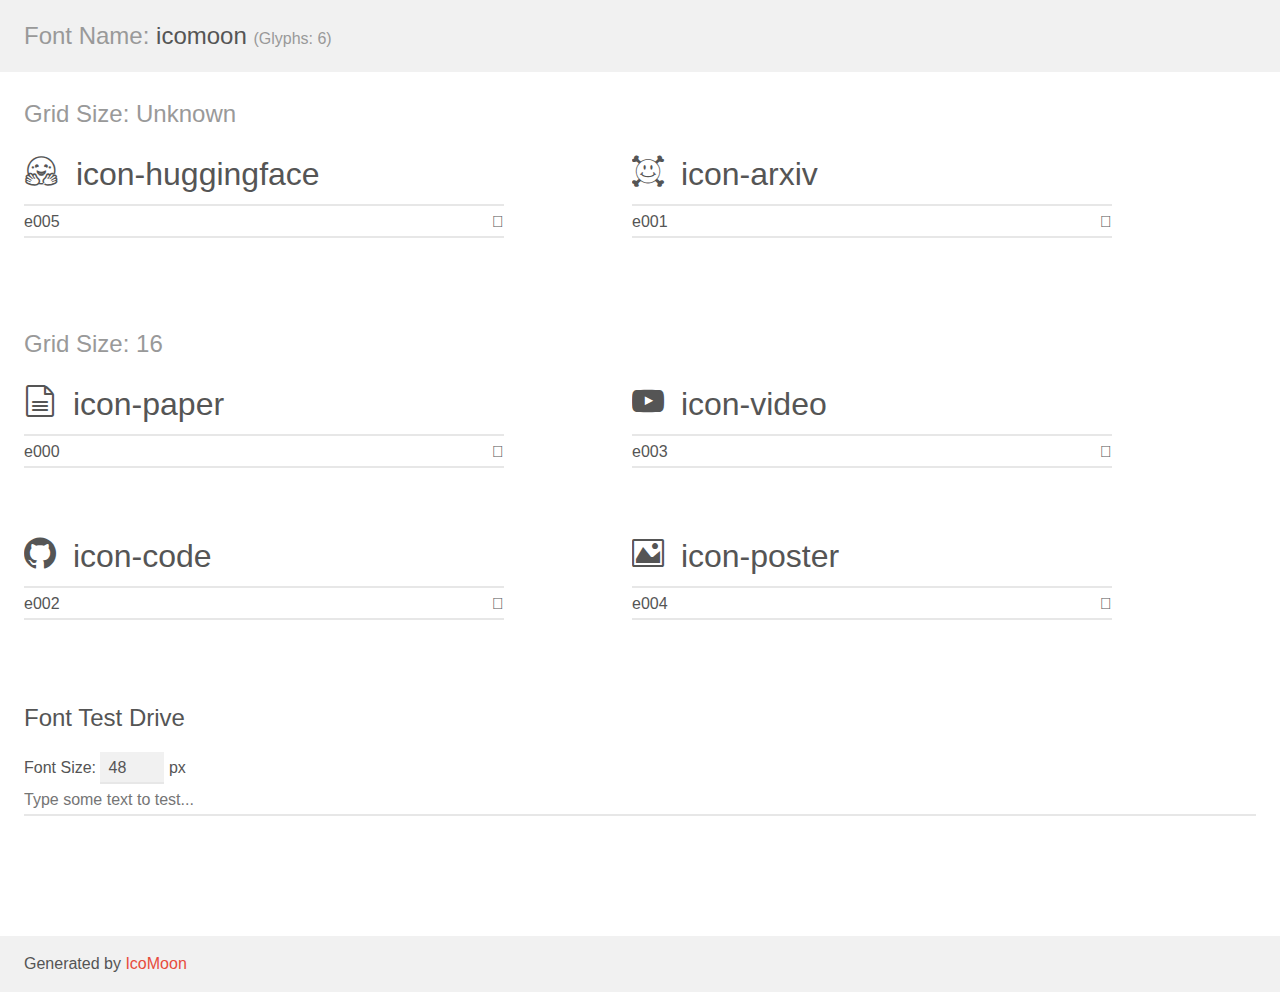
<file: icons/demo.html>
<!doctype html>
<html>
<head>
    <meta charset="utf-8">
    <title>IcoMoon Demo</title>
    <meta name="description" content="An Icon Font Generated By IcoMoon.io">
    <meta name="viewport" content="width=device-width, initial-scale=1">
    <link rel="stylesheet" href="demo-files/demo.css">
    <link rel="stylesheet" href="style.css"></head>
<body>
    <div class="bgc1 clearfix">
        <h1 class="mhmm mvm"><span class="fgc1">Font Name:</span> icomoon <small class="fgc1">(Glyphs:&nbsp;6)</small></h1>
    </div>
    <div class="clearfix mhl ptl">
        <h1 class="mvm mtn fgc1">Grid Size: Unknown</h1>
        <div class="glyph fs1">
            <div class="clearfix bshadow0 pbs">
                <span class="icon-huggingface"></span>
                <span class="mls"> icon-huggingface</span>
            </div>
            <fieldset class="fs0 size1of1 clearfix hidden-false">
                <input type="text" readonly value="e005" class="unit size1of2" />
                <input type="text" maxlength="1" readonly value="&#xe005;" class="unitRight size1of2 talign-right" />
            </fieldset>
            <div class="fs0 bshadow0 clearfix hidden-true">
                <span class="unit pvs fgc1">liga: </span>
                <input type="text" readonly value="" class="liga unitRight" />
            </div>
        </div>
        <div class="glyph fs1">
            <div class="clearfix bshadow0 pbs">
                <span class="icon-arxiv"></span>
                <span class="mls"> icon-arxiv</span>
            </div>
            <fieldset class="fs0 size1of1 clearfix hidden-false">
                <input type="text" readonly value="e001" class="unit size1of2" />
                <input type="text" maxlength="1" readonly value="&#xe001;" class="unitRight size1of2 talign-right" />
            </fieldset>
            <div class="fs0 bshadow0 clearfix hidden-true">
                <span class="unit pvs fgc1">liga: </span>
                <input type="text" readonly value="" class="liga unitRight" />
            </div>
        </div>
    </div>
    <div class="clearfix mhl ptl">
        <h1 class="mvm mtn fgc1">Grid Size: 16</h1>
        <div class="glyph fs2">
            <div class="clearfix bshadow0 pbs">
                <span class="icon-paper"></span>
                <span class="mls"> icon-paper</span>
            </div>
            <fieldset class="fs0 size1of1 clearfix hidden-false">
                <input type="text" readonly value="e000" class="unit size1of2" />
                <input type="text" maxlength="1" readonly value="&#xe000;" class="unitRight size1of2 talign-right" />
            </fieldset>
            <div class="fs0 bshadow0 clearfix hidden-true">
                <span class="unit pvs fgc1">liga: </span>
                <input type="text" readonly value="file-text2, file4" class="liga unitRight" />
            </div>
        </div>
        <div class="glyph fs2">
            <div class="clearfix bshadow0 pbs">
                <span class="icon-video"></span>
                <span class="mls"> icon-video</span>
            </div>
            <fieldset class="fs0 size1of1 clearfix hidden-false">
                <input type="text" readonly value="e003" class="unit size1of2" />
                <input type="text" maxlength="1" readonly value="&#xe003;" class="unitRight size1of2 talign-right" />
            </fieldset>
            <div class="fs0 bshadow0 clearfix hidden-true">
                <span class="unit pvs fgc1">liga: </span>
                <input type="text" readonly value="youtube, brand21" class="liga unitRight" />
            </div>
        </div>
        <div class="glyph fs2">
            <div class="clearfix bshadow0 pbs">
                <span class="icon-code"></span>
                <span class="mls"> icon-code</span>
            </div>
            <fieldset class="fs0 size1of1 clearfix hidden-false">
                <input type="text" readonly value="e002" class="unit size1of2" />
                <input type="text" maxlength="1" readonly value="&#xe002;" class="unitRight size1of2 talign-right" />
            </fieldset>
            <div class="fs0 bshadow0 clearfix hidden-true">
                <span class="unit pvs fgc1">liga: </span>
                <input type="text" readonly value="github, brand40" class="liga unitRight" />
            </div>
        </div>
        <div class="glyph fs2">
            <div class="clearfix bshadow0 pbs">
                <span class="icon-poster"></span>
                <span class="mls"> icon-poster</span>
            </div>
            <fieldset class="fs0 size1of1 clearfix hidden-false">
                <input type="text" readonly value="e004" class="unit size1of2" />
                <input type="text" maxlength="1" readonly value="&#xe004;" class="unitRight size1of2 talign-right" />
            </fieldset>
            <div class="fs0 bshadow0 clearfix hidden-true">
                <span class="unit pvs fgc1">liga: </span>
                <input type="text" readonly value="image, picture" class="liga unitRight" />
            </div>
        </div>
    </div>

    <!--[if gt IE 8]><!-->
    <div class="mhl clearfix mbl">
        <h1>Font Test Drive</h1>
        <label>
            Font Size: <input id="fontSize" type="number" class="textbox0 mbm"
            min="8" value="48" />
            px
        </label>
        <input id="testText" type="text" class="phl size1of1 mvl"
        placeholder="Type some text to test..." value=""/>
        <div id="testDrive" class="icon-" style="font-family: icomoon">&nbsp;
        </div>
    </div>
    <!--<![endif]-->
    <div class="bgc1 clearfix">
        <p class="mhl">Generated by <a href="https://icomoon.io/app">IcoMoon</a></p>
    </div>

    <script src="demo-files/demo.js"></script>
</body>
</html>
</file>
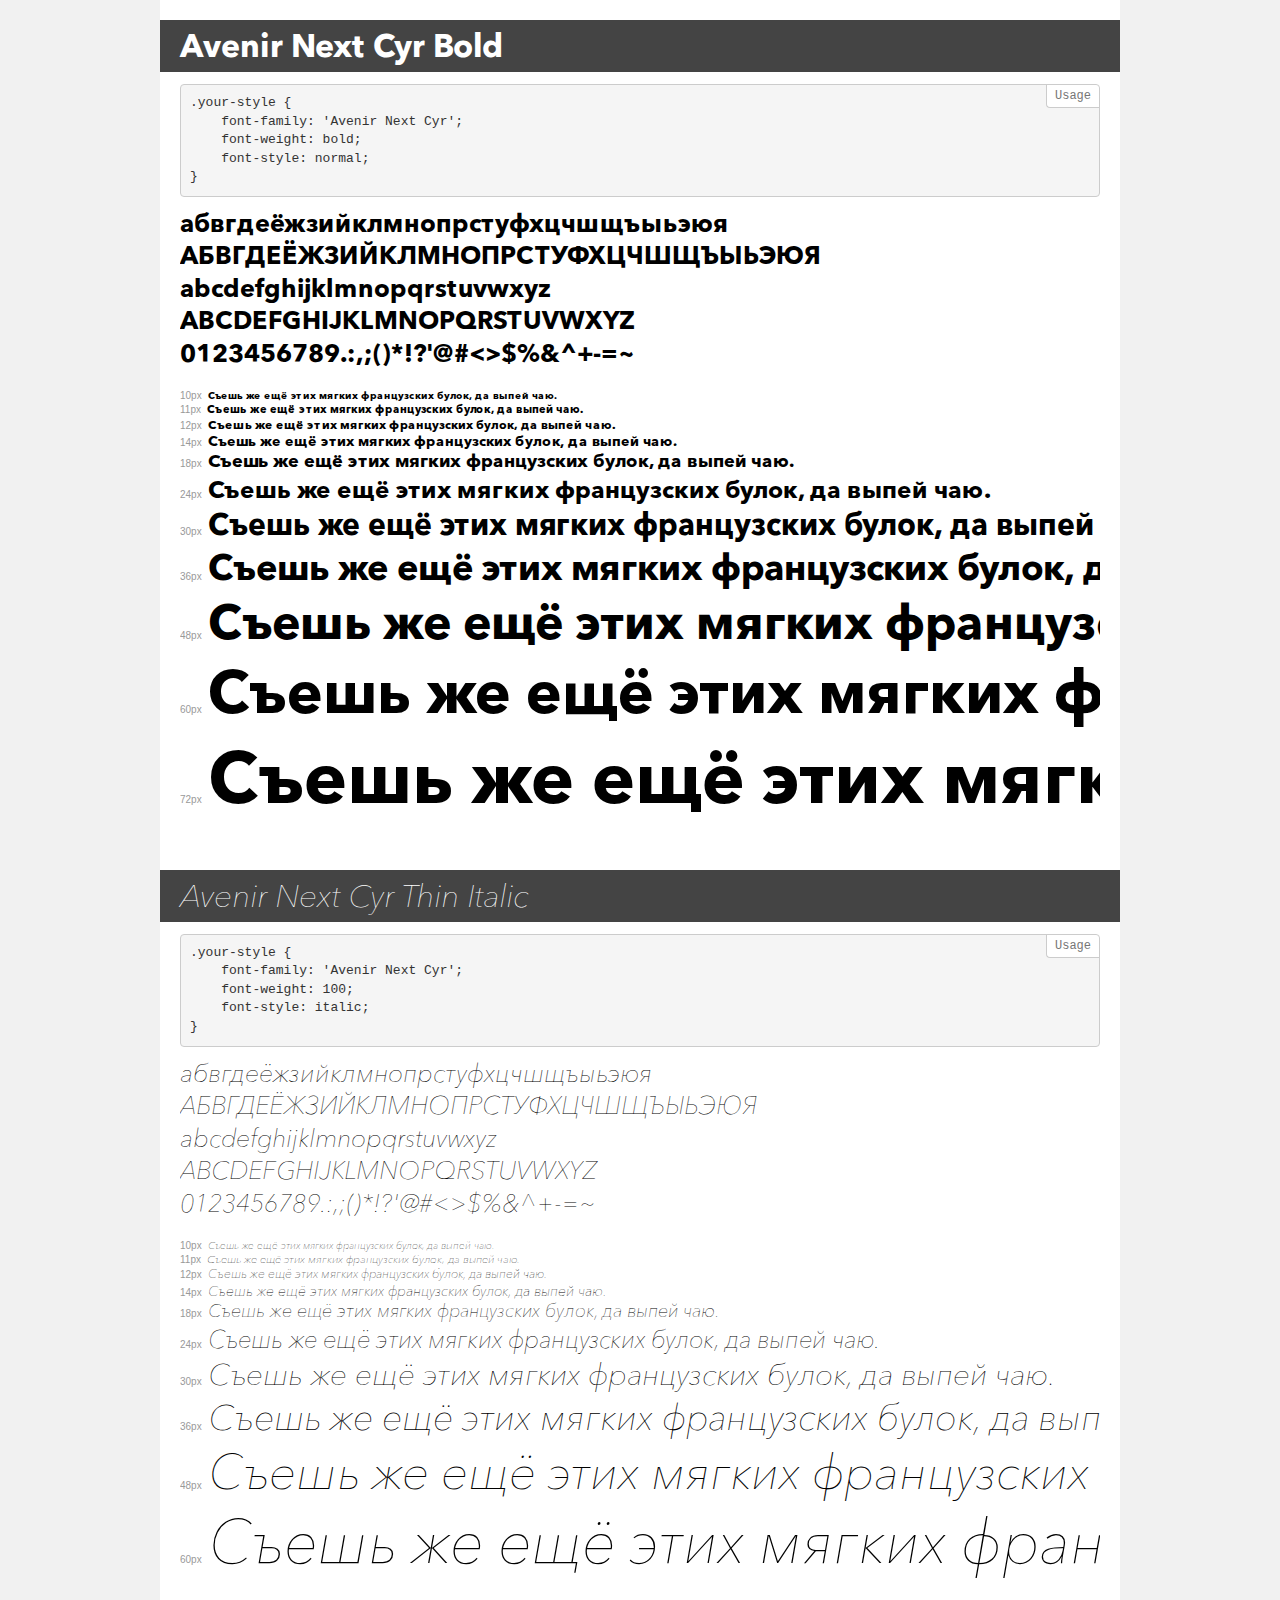
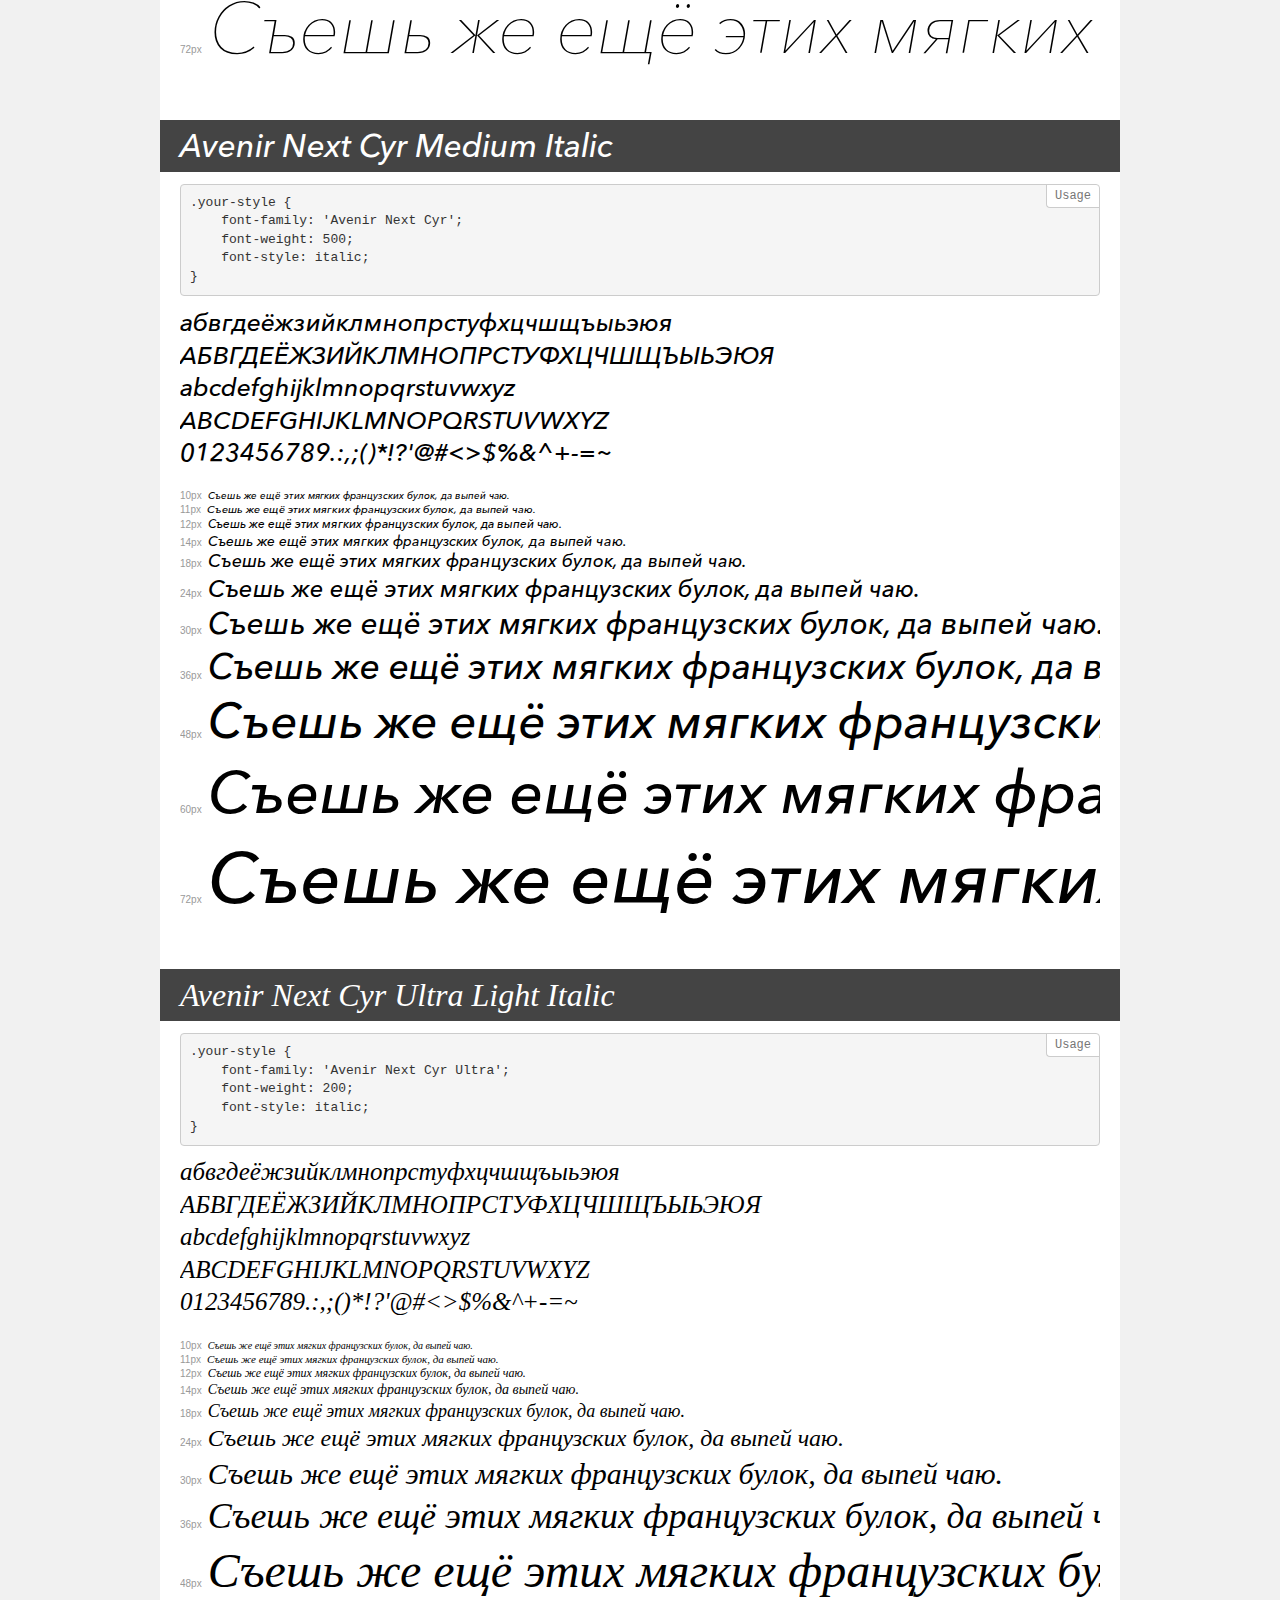
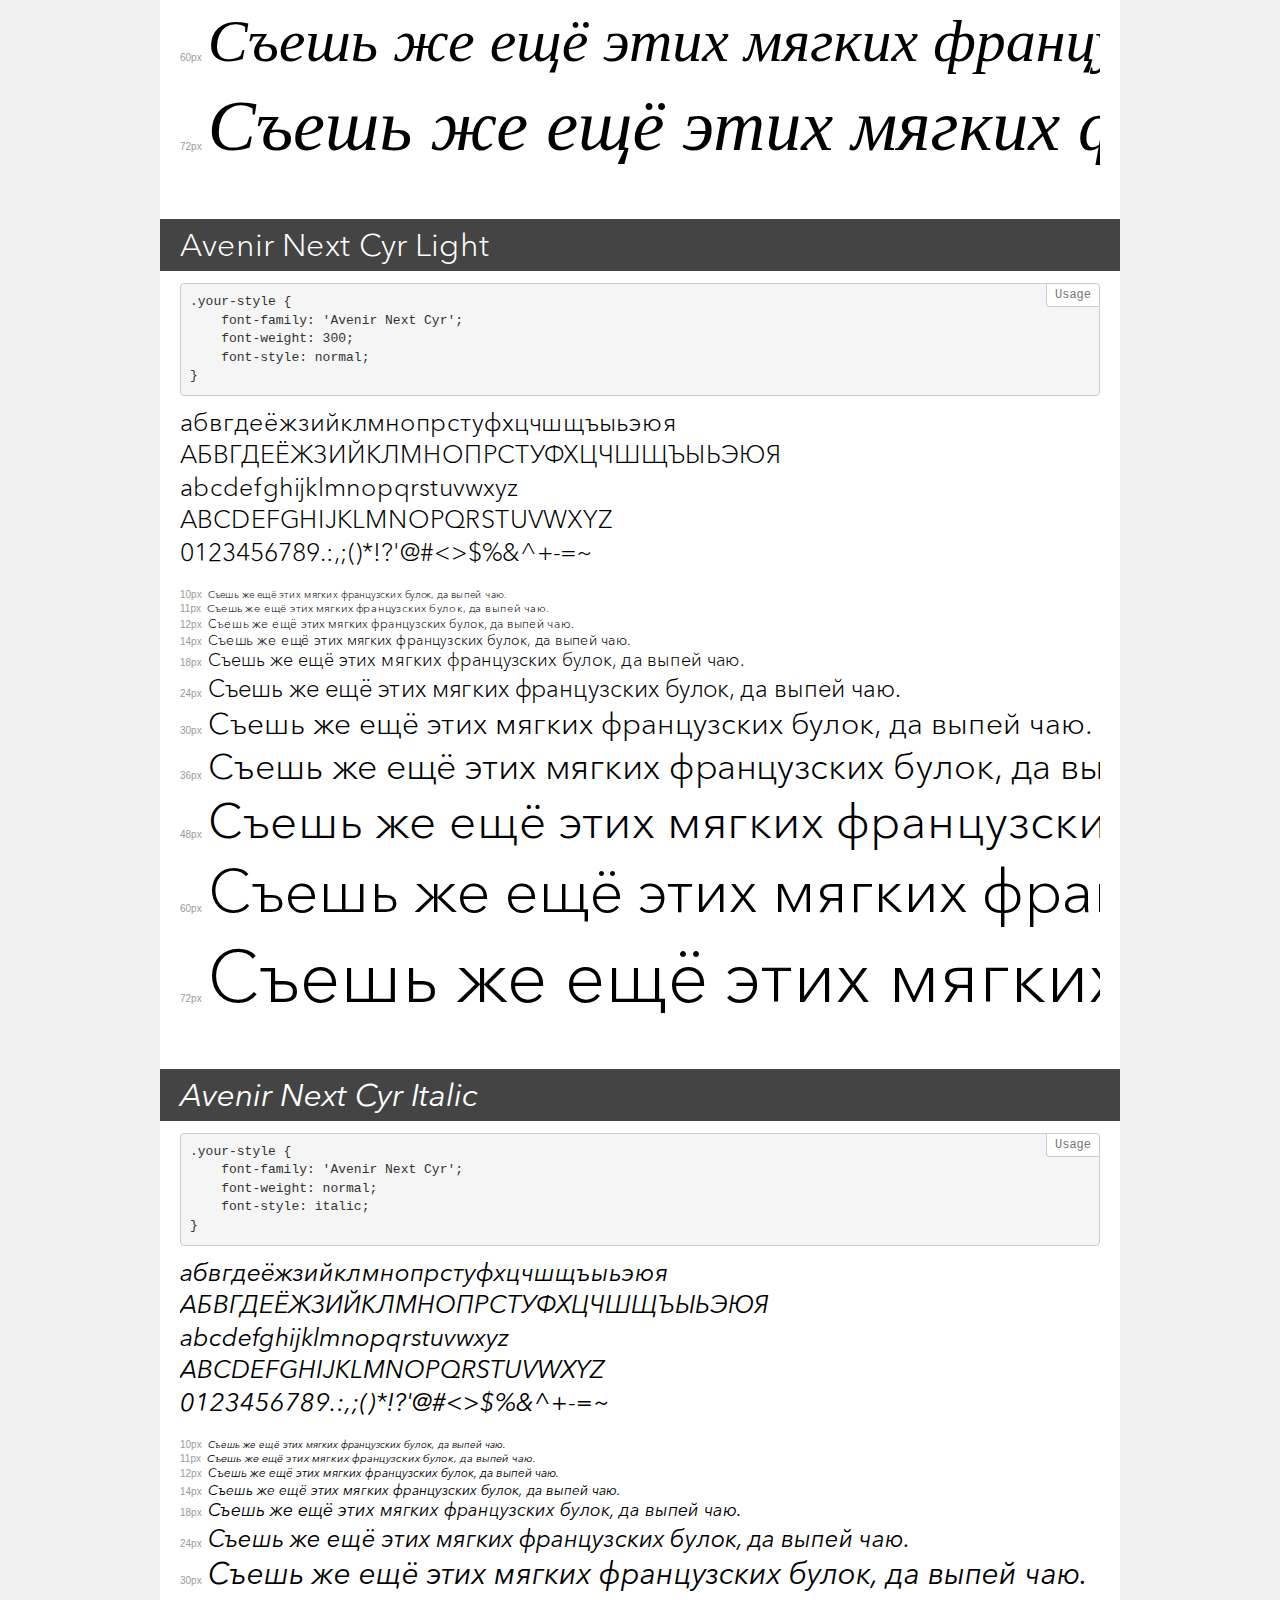
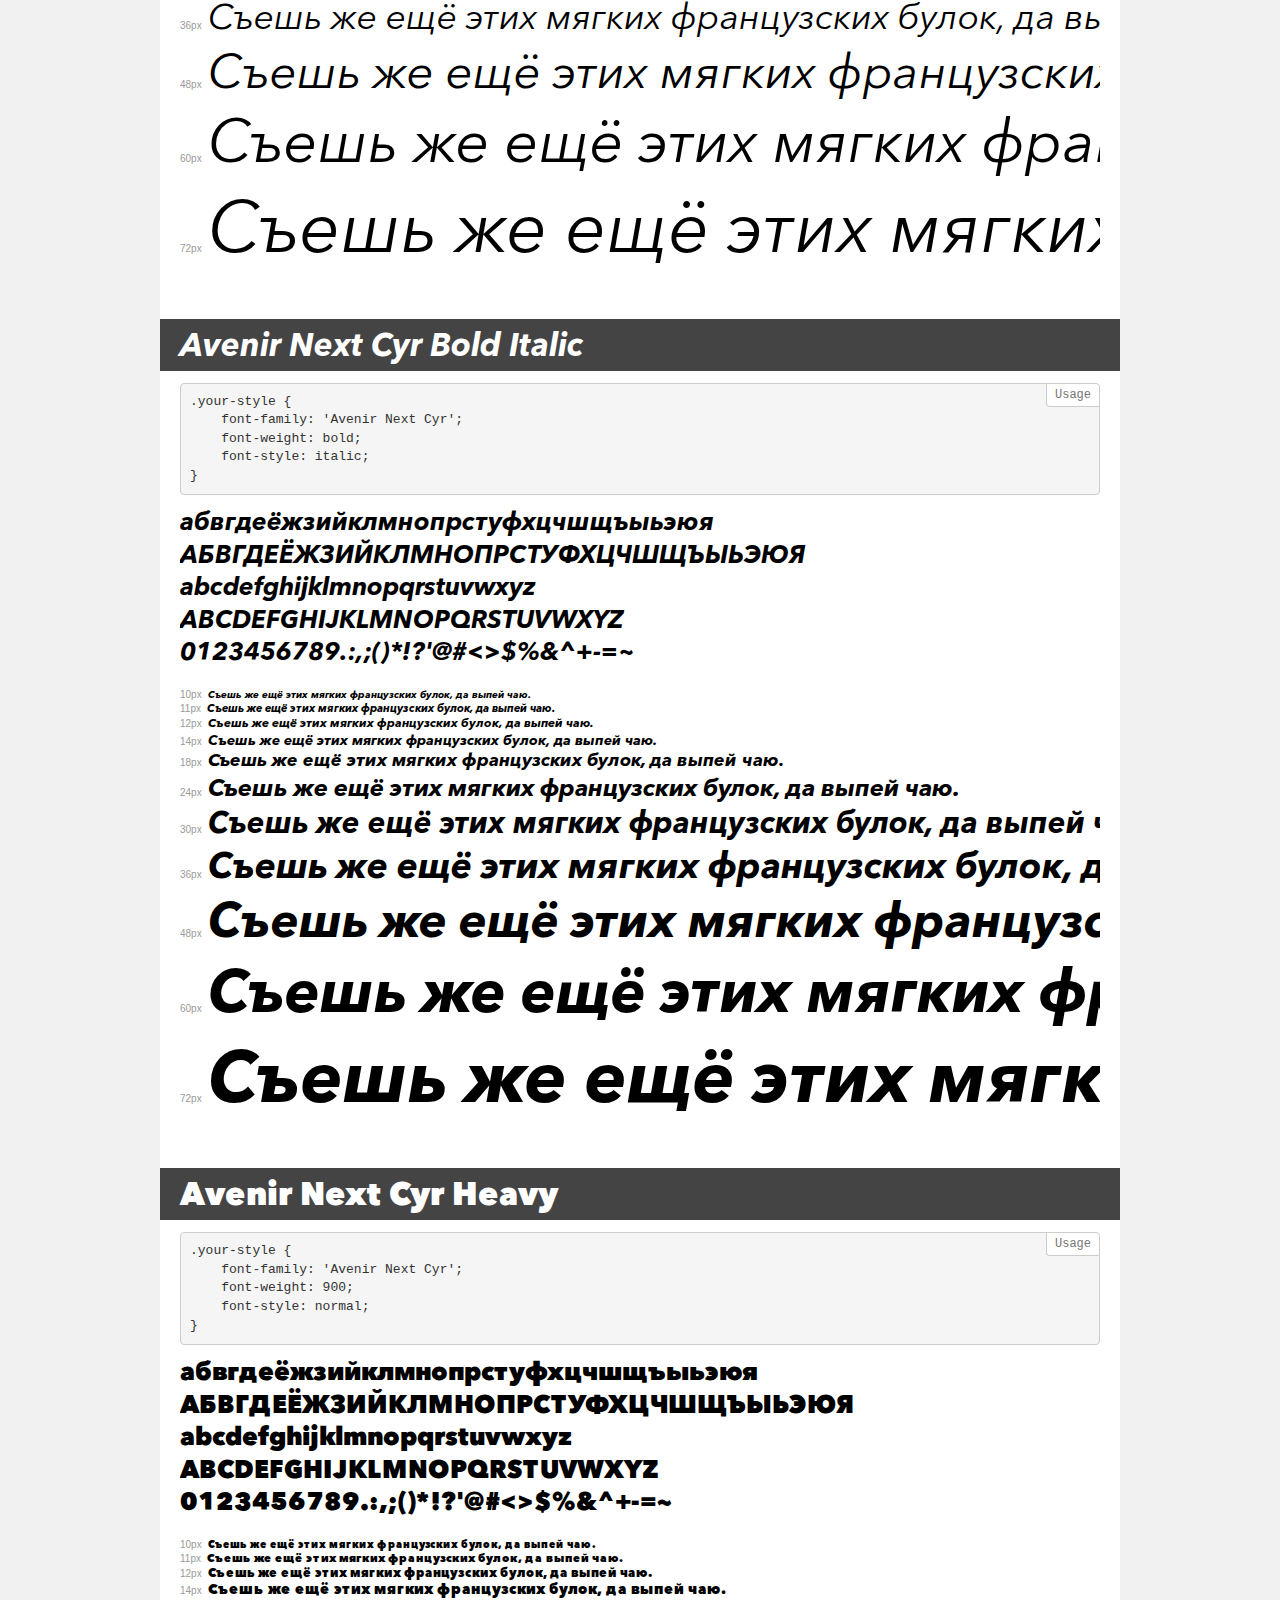
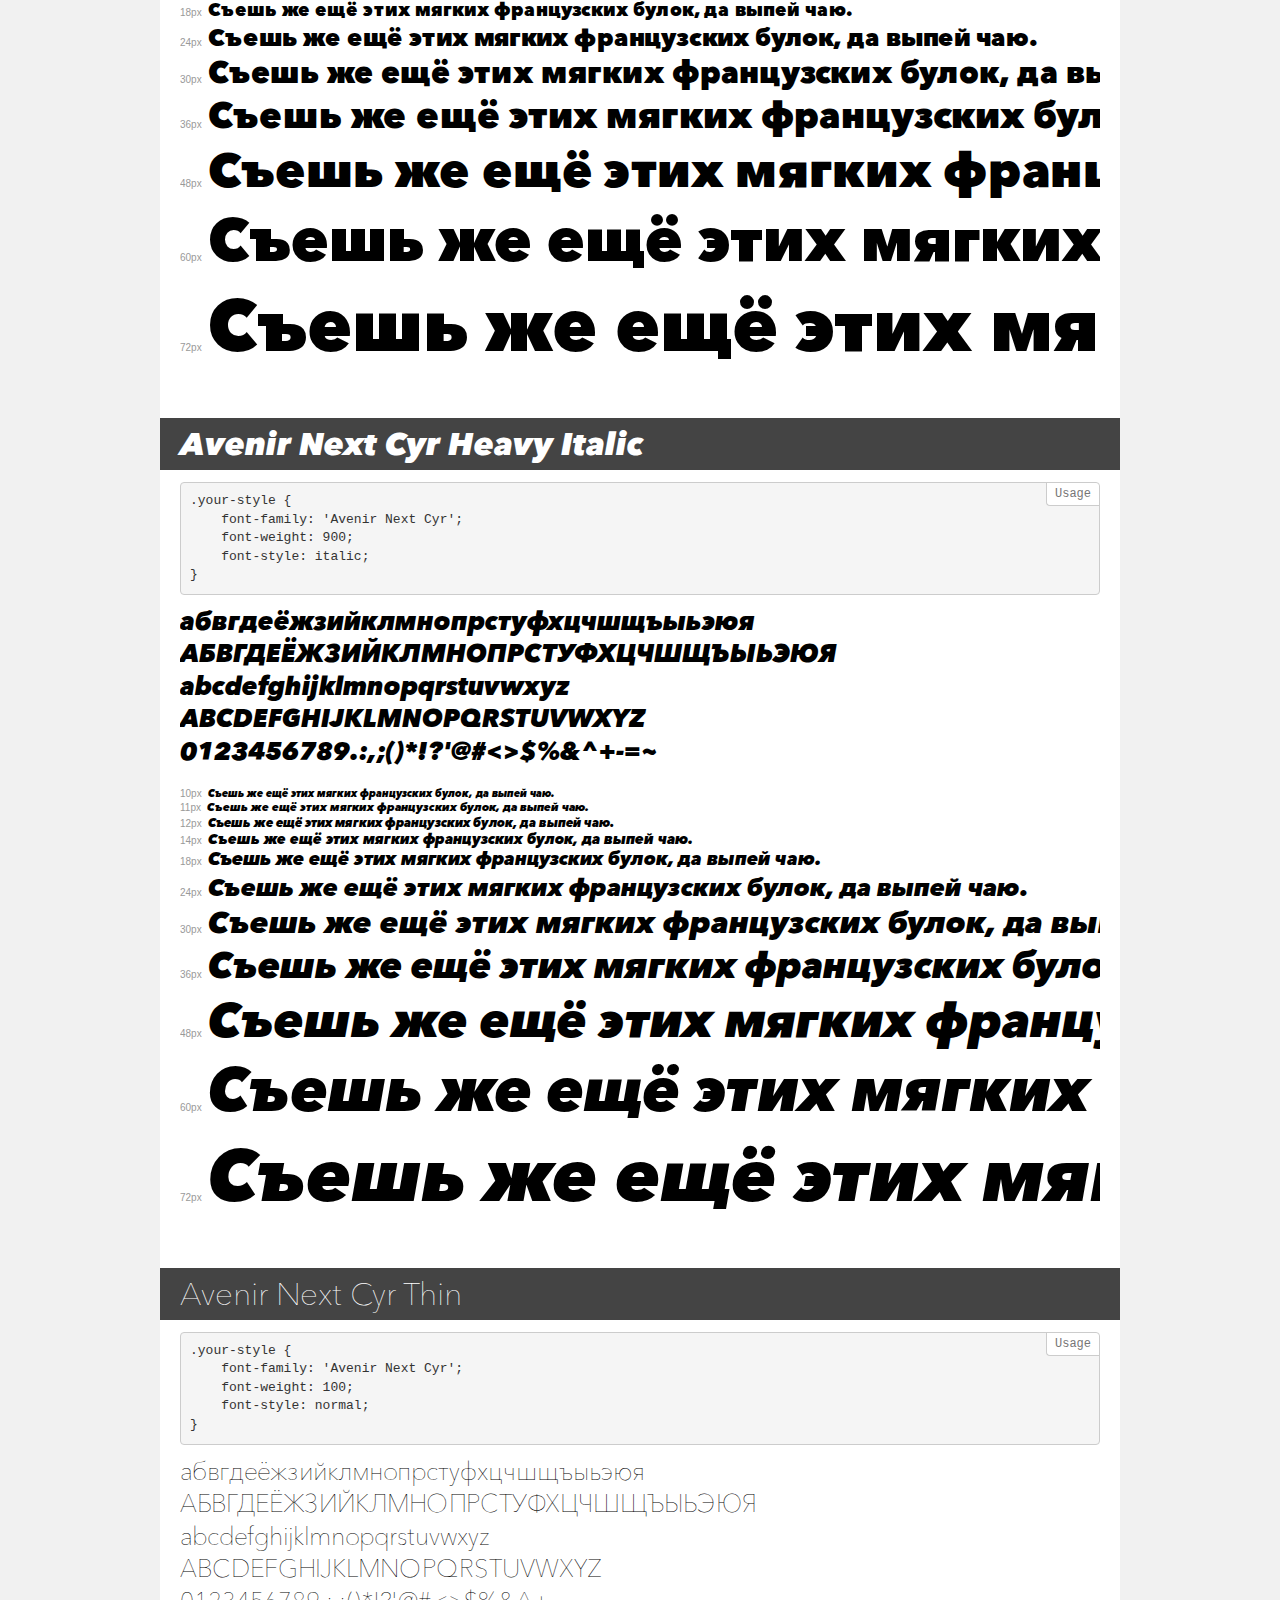
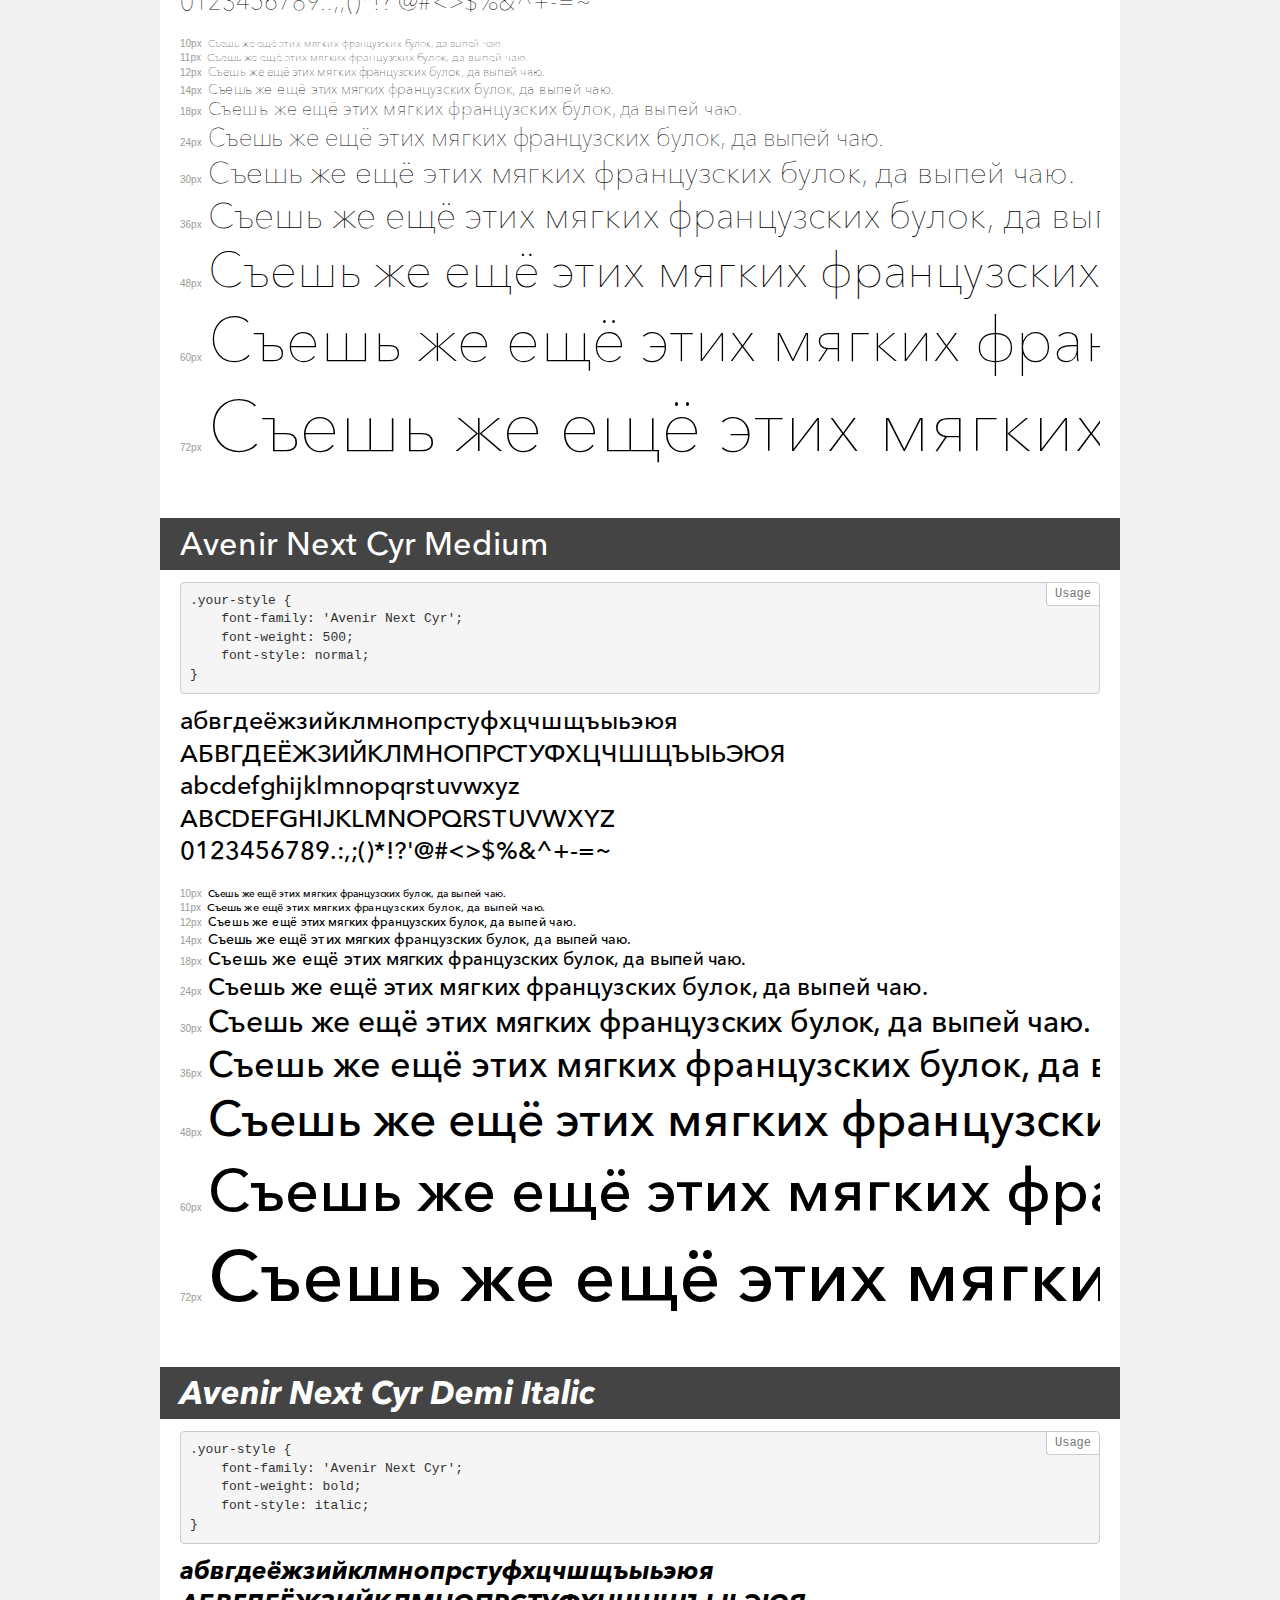
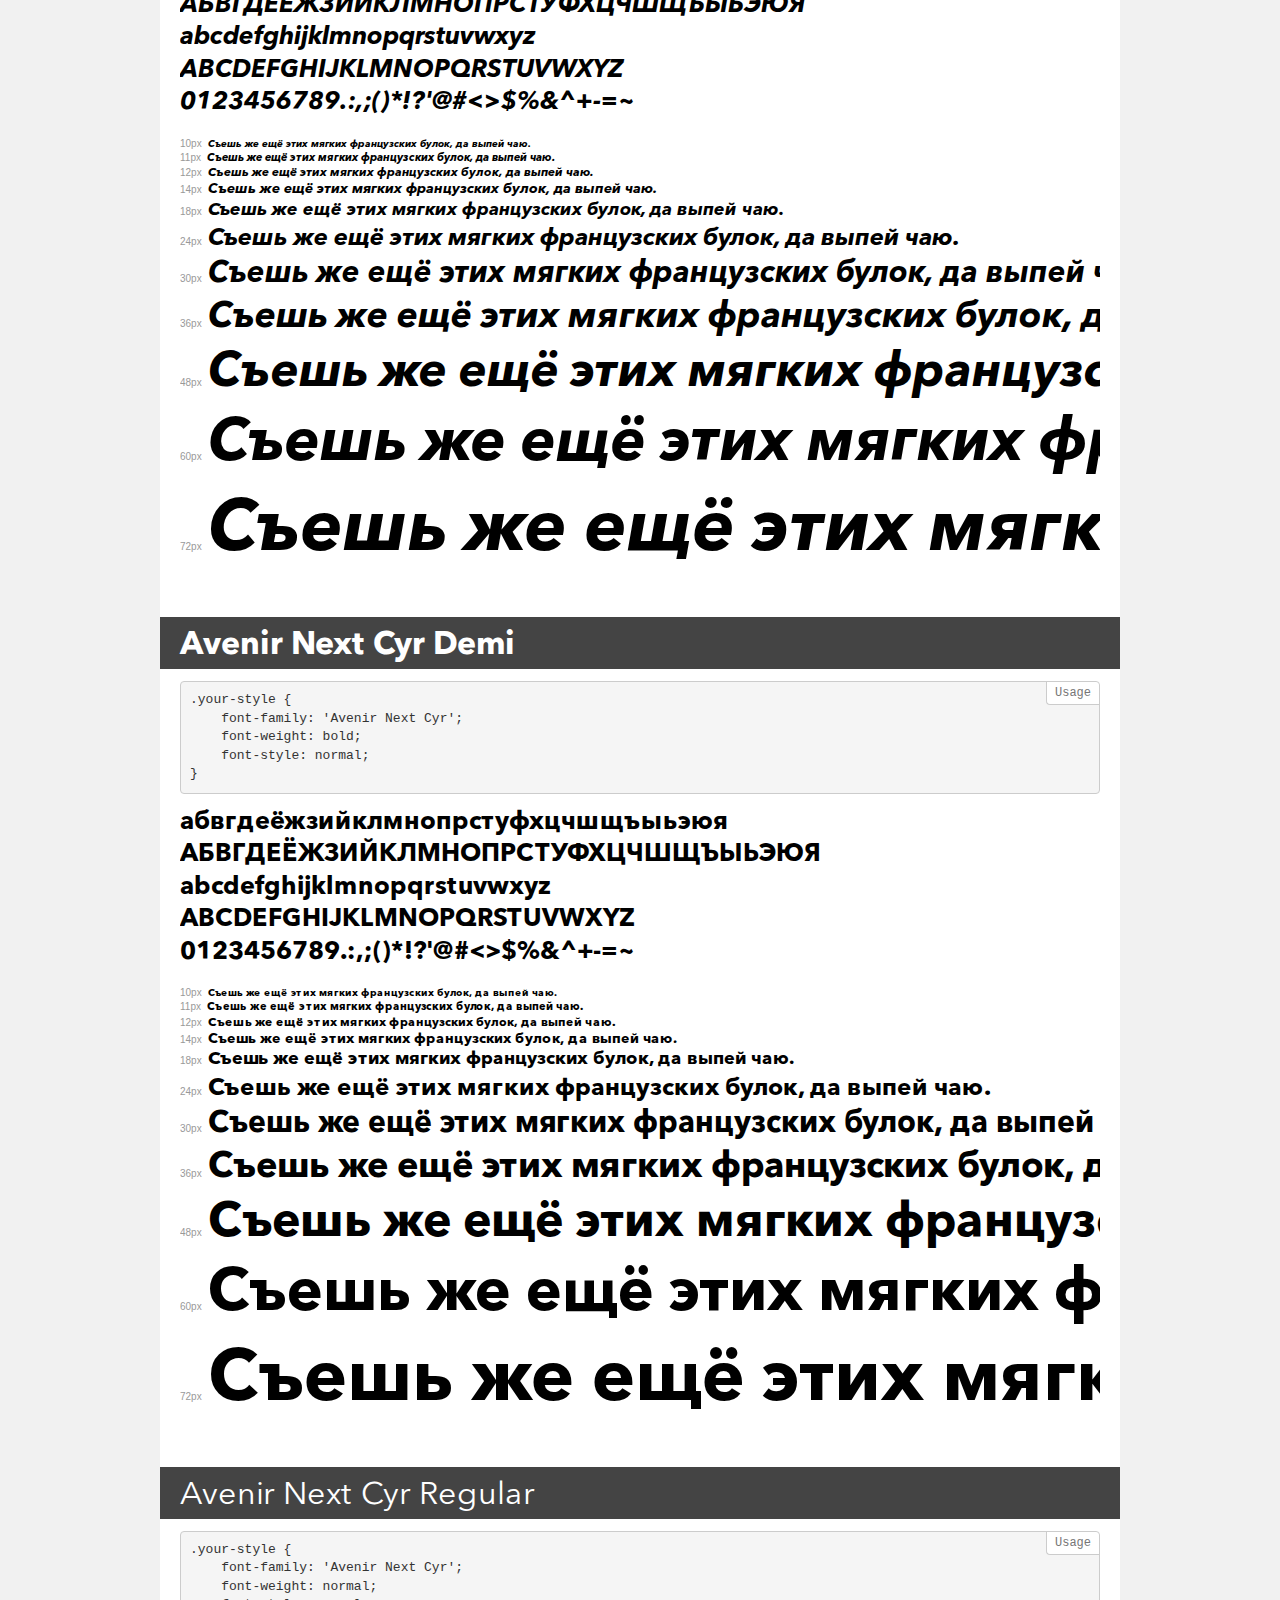
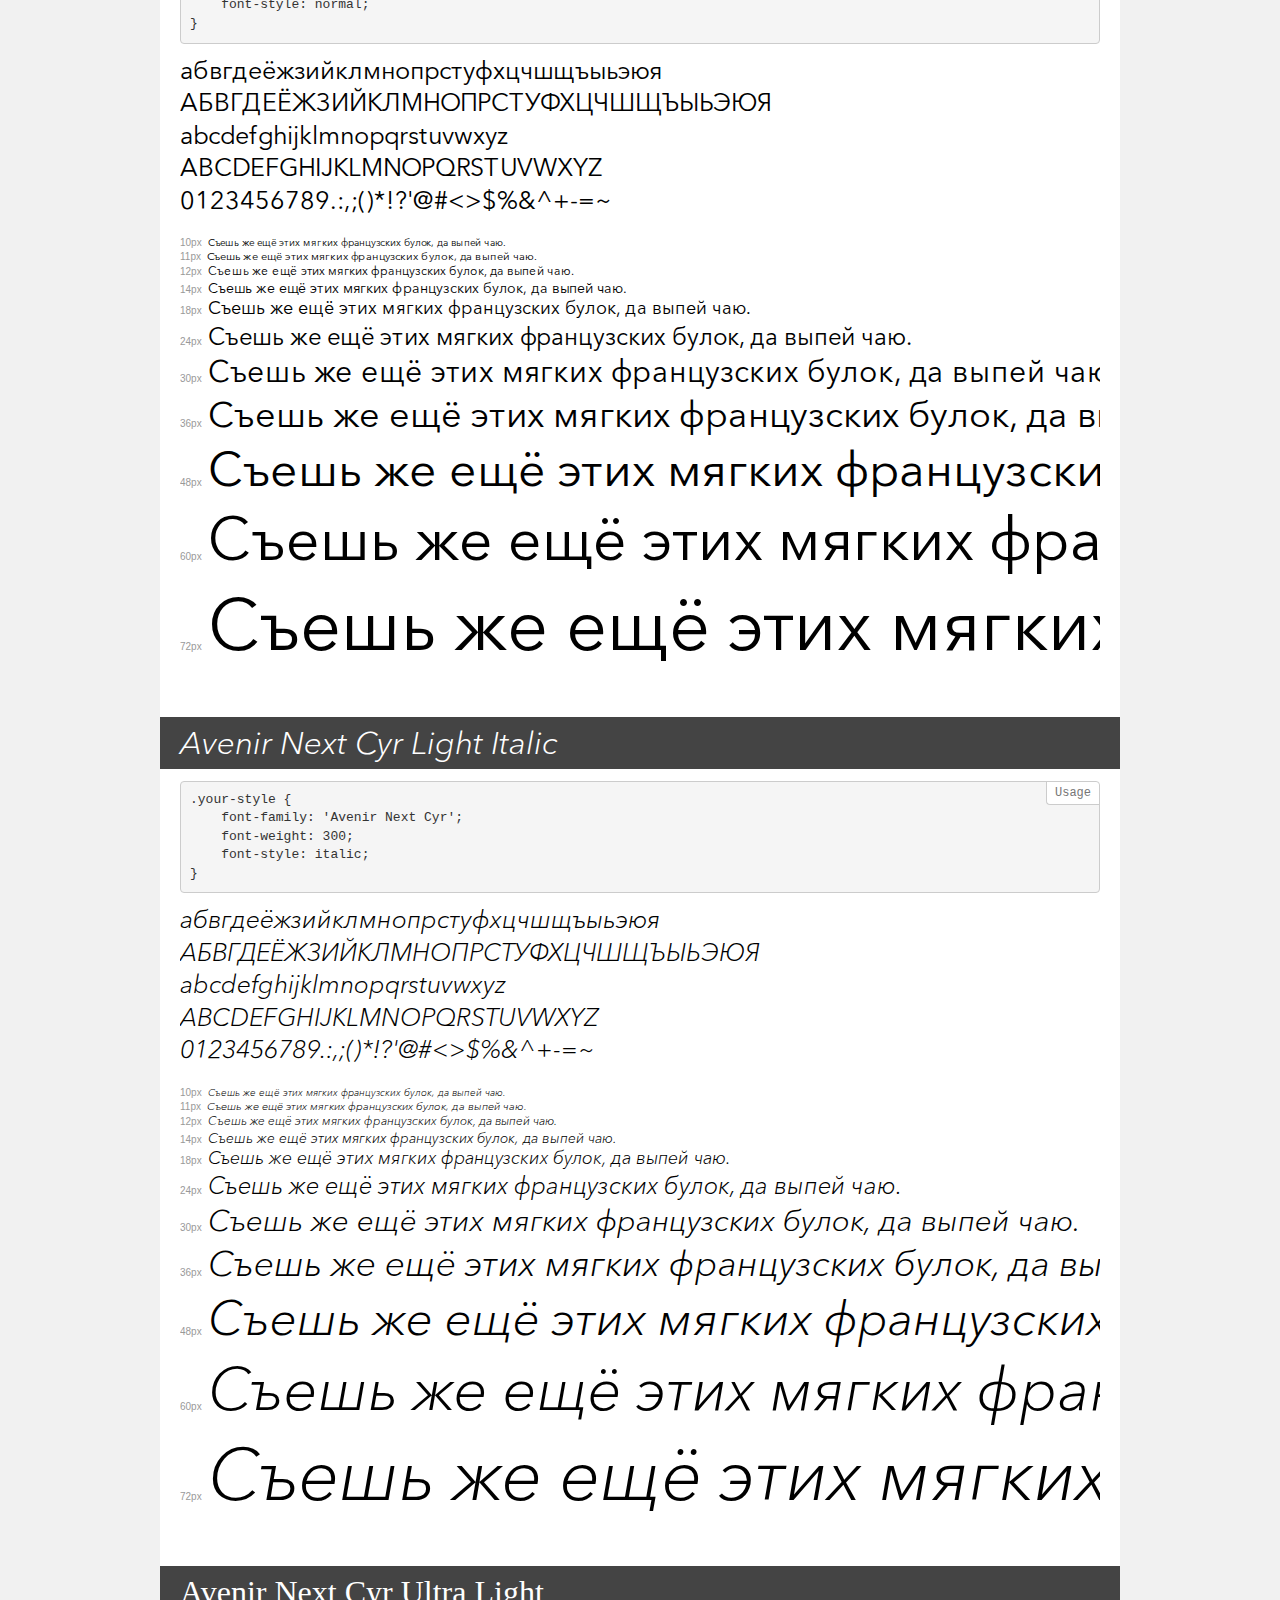
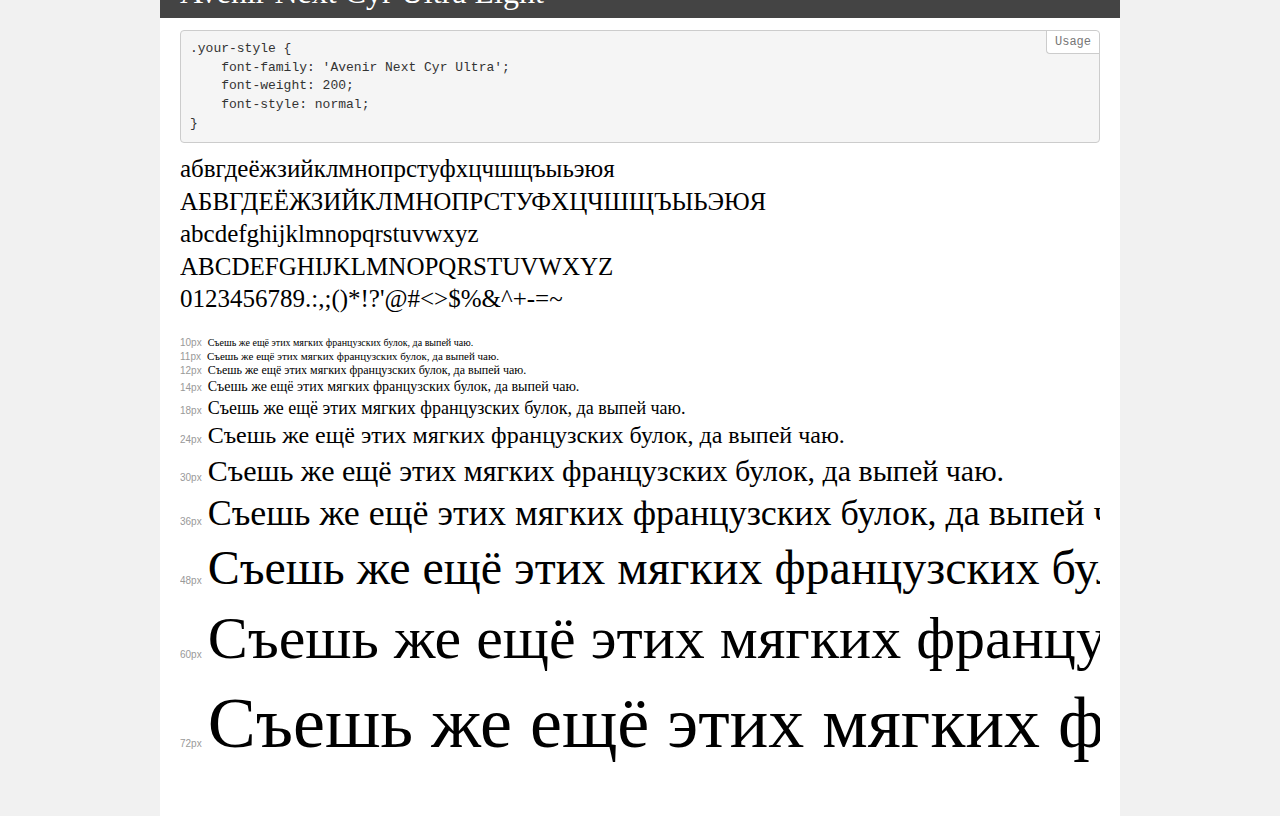
<file: fonts/avenir-next/demo.html>
<!DOCTYPE html>
<html>
<head>
    <meta charset="utf-8">
    <meta http-equiv="X-UA-Compatible" content="IE=edge">
    <meta name="viewport" content="width=device-width, initial-scale=1">
    <meta name="robots" content="noindex, noarchive">
    <meta name="format-detection" content="telephone=no">
    <title>Transfonter demo</title>
    <link href="stylesheet.css" rel="stylesheet">
    <style>
        /*
        http://meyerweb.com/eric/tools/css/reset/
        v2.0 | 20110126
        License: none (public domain)
        */
        html, body, div, span, applet, object, iframe,
        h1, h2, h3, h4, h5, h6, p, blockquote, pre,
        a, abbr, acronym, address, big, cite, code,
        del, dfn, em, img, ins, kbd, q, s, samp,
        small, strike, strong, sub, sup, tt, var,
        b, u, i, center,
        dl, dt, dd, ol, ul, li,
        fieldset, form, label, legend,
        table, caption, tbody, tfoot, thead, tr, th, td,
        article, aside, canvas, details, embed,
        figure, figcaption, footer, header, hgroup,
        menu, nav, output, ruby, section, summary,
        time, mark, audio, video {
            margin: 0;
            padding: 0;
            border: 0;
            font-size: 100%;
            font: inherit;
            vertical-align: baseline;
        }
        /* HTML5 display-role reset for older browsers */
        article, aside, details, figcaption, figure,
        footer, header, hgroup, menu, nav, section {
            display: block;
        }
        body {
            line-height: 1;
        }
        ol, ul {
            list-style: none;
        }
        blockquote, q {
            quotes: none;
        }
        blockquote:before, blockquote:after,
        q:before, q:after {
            content: '';
            content: none;
        }
        table {
            border-collapse: collapse;
            border-spacing: 0;
        }
        /* common styles */
        body {
            background: #f1f1f1;
            color: #000;
        }
        .page {
            background: #fff;
            width: 920px;
            margin: 0 auto;
            padding: 20px 20px 0 20px;
            overflow: hidden;
        }
        .font-container {
            overflow-x: auto;
            overflow-y: hidden;
            margin-bottom: 40px;
            line-height: 1.3;
            white-space: nowrap;
            padding-bottom: 5px;
        }
        h1 {
            position: relative;
            background: #444;
            font-size: 32px;
            color: #fff;
            padding: 10px 20px;
            margin: 0 -20px 12px -20px;
        }
        .letters {
            font-size: 25px;
            margin-bottom: 20px;
        }
        .s10:before {
            content: '10px';
        }
        .s11:before {
            content: '11px';
        }
        .s12:before {
            content: '12px';
        }
        .s14:before {
            content: '14px';
        }
        .s18:before {
            content: '18px';
        }
        .s24:before {
            content: '24px';
        }
        .s30:before {
            content: '30px';
        }
        .s36:before {
            content: '36px';
        }
        .s48:before {
            content: '48px';
        }
        .s60:before {
            content: '60px';
        }
        .s72:before {
            content: '72px';
        }
        .s10:before, .s11:before, .s12:before, .s14:before,
        .s18:before, .s24:before, .s30:before, .s36:before,
        .s48:before, .s60:before, .s72:before {
            font-family: Arial, sans-serif;
            font-size: 10px;
            font-weight: normal;
            font-style: normal;
            color: #999;
            padding-right: 6px;
        }
        pre {
            display: block;
            position: relative;
            padding: 9px;
            margin: 0 0 10px;
            font-family: Monaco, Menlo, Consolas, "Courier New", monospace !important;
            font-size: 13px;
            line-height: 1.428571429;
            color: #333;
            font-weight: normal !important;
            font-style: normal !important;
            background-color: #f5f5f5;
            border: 1px solid #ccc;
            overflow-x: auto;
            border-radius: 4px;
        }
        pre:after {
            display: block;
            position: absolute;
            right: 0;
            top: 0;
            content: 'Usage';
            line-height: 1;
            padding: 5px 8px;
            font-size: 12px;
            color: #767676;
            background-color: #fff;
            border: 1px solid #ccc;
            border-right: none;
            border-top: none;
            border-radius: 0 4px 0 4px;
            z-index: 10;
        }
        /* responsive */
        @media (max-width: 959px) {
            .page {
                width: auto;
                margin: 0;
            }
        }
    </style>
</head>
<body>
<div class="page">
    <div class="demo" style="font-family: 'Avenir Next Cyr'; font-weight: bold; font-style: normal;">
        <h1>Avenir Next Cyr Bold</h1>
        <pre>.your-style {
    font-family: 'Avenir Next Cyr';
    font-weight: bold;
    font-style: normal;
}</pre>
        <div class="font-container">
            <p class="letters">
                абвгдеёжзийклмнопрстуфхцчшщъыьэюя<br>
АБВГДЕЁЖЗИЙКЛМНОПРСТУФХЦЧШЩЪЫЬЭЮЯ<br>
abcdefghijklmnopqrstuvwxyz<br>
ABCDEFGHIJKLMNOPQRSTUVWXYZ<br>
                0123456789.:,;()*!?'@#<>$%&^+-=~
            </p>
            <p class="s10" style="font-size: 10px;">Съешь же ещё этих мягких французских булок, да выпей чаю.</p>
            <p class="s11" style="font-size: 11px;">Съешь же ещё этих мягких французских булок, да выпей чаю.</p>
            <p class="s12" style="font-size: 12px;">Съешь же ещё этих мягких французских булок, да выпей чаю.</p>
            <p class="s14" style="font-size: 14px;">Съешь же ещё этих мягких французских булок, да выпей чаю.</p>
            <p class="s18" style="font-size: 18px;">Съешь же ещё этих мягких французских булок, да выпей чаю.</p>
            <p class="s24" style="font-size: 24px;">Съешь же ещё этих мягких французских булок, да выпей чаю.</p>
            <p class="s30" style="font-size: 30px;">Съешь же ещё этих мягких французских булок, да выпей чаю.</p>
            <p class="s36" style="font-size: 36px;">Съешь же ещё этих мягких французских булок, да выпей чаю.</p>
            <p class="s48" style="font-size: 48px;">Съешь же ещё этих мягких французских булок, да выпей чаю.</p>
            <p class="s60" style="font-size: 60px;">Съешь же ещё этих мягких французских булок, да выпей чаю.</p>
            <p class="s72" style="font-size: 72px;">Съешь же ещё этих мягких французских булок, да выпей чаю.</p>
        </div>
    </div>
    <div class="demo" style="font-family: 'Avenir Next Cyr'; font-weight: 100; font-style: italic;">
        <h1>Avenir Next Cyr Thin Italic</h1>
        <pre>.your-style {
    font-family: 'Avenir Next Cyr';
    font-weight: 100;
    font-style: italic;
}</pre>
        <div class="font-container">
            <p class="letters">
                абвгдеёжзийклмнопрстуфхцчшщъыьэюя<br>
АБВГДЕЁЖЗИЙКЛМНОПРСТУФХЦЧШЩЪЫЬЭЮЯ<br>
abcdefghijklmnopqrstuvwxyz<br>
ABCDEFGHIJKLMNOPQRSTUVWXYZ<br>
                0123456789.:,;()*!?'@#<>$%&^+-=~
            </p>
            <p class="s10" style="font-size: 10px;">Съешь же ещё этих мягких французских булок, да выпей чаю.</p>
            <p class="s11" style="font-size: 11px;">Съешь же ещё этих мягких французских булок, да выпей чаю.</p>
            <p class="s12" style="font-size: 12px;">Съешь же ещё этих мягких французских булок, да выпей чаю.</p>
            <p class="s14" style="font-size: 14px;">Съешь же ещё этих мягких французских булок, да выпей чаю.</p>
            <p class="s18" style="font-size: 18px;">Съешь же ещё этих мягких французских булок, да выпей чаю.</p>
            <p class="s24" style="font-size: 24px;">Съешь же ещё этих мягких французских булок, да выпей чаю.</p>
            <p class="s30" style="font-size: 30px;">Съешь же ещё этих мягких французских булок, да выпей чаю.</p>
            <p class="s36" style="font-size: 36px;">Съешь же ещё этих мягких французских булок, да выпей чаю.</p>
            <p class="s48" style="font-size: 48px;">Съешь же ещё этих мягких французских булок, да выпей чаю.</p>
            <p class="s60" style="font-size: 60px;">Съешь же ещё этих мягких французских булок, да выпей чаю.</p>
            <p class="s72" style="font-size: 72px;">Съешь же ещё этих мягких французских булок, да выпей чаю.</p>
        </div>
    </div>
    <div class="demo" style="font-family: 'Avenir Next Cyr'; font-weight: 500; font-style: italic;">
        <h1>Avenir Next Cyr Medium Italic</h1>
        <pre>.your-style {
    font-family: 'Avenir Next Cyr';
    font-weight: 500;
    font-style: italic;
}</pre>
        <div class="font-container">
            <p class="letters">
                абвгдеёжзийклмнопрстуфхцчшщъыьэюя<br>
АБВГДЕЁЖЗИЙКЛМНОПРСТУФХЦЧШЩЪЫЬЭЮЯ<br>
abcdefghijklmnopqrstuvwxyz<br>
ABCDEFGHIJKLMNOPQRSTUVWXYZ<br>
                0123456789.:,;()*!?'@#<>$%&^+-=~
            </p>
            <p class="s10" style="font-size: 10px;">Съешь же ещё этих мягких французских булок, да выпей чаю.</p>
            <p class="s11" style="font-size: 11px;">Съешь же ещё этих мягких французских булок, да выпей чаю.</p>
            <p class="s12" style="font-size: 12px;">Съешь же ещё этих мягких французских булок, да выпей чаю.</p>
            <p class="s14" style="font-size: 14px;">Съешь же ещё этих мягких французских булок, да выпей чаю.</p>
            <p class="s18" style="font-size: 18px;">Съешь же ещё этих мягких французских булок, да выпей чаю.</p>
            <p class="s24" style="font-size: 24px;">Съешь же ещё этих мягких французских булок, да выпей чаю.</p>
            <p class="s30" style="font-size: 30px;">Съешь же ещё этих мягких французских булок, да выпей чаю.</p>
            <p class="s36" style="font-size: 36px;">Съешь же ещё этих мягких французских булок, да выпей чаю.</p>
            <p class="s48" style="font-size: 48px;">Съешь же ещё этих мягких французских булок, да выпей чаю.</p>
            <p class="s60" style="font-size: 60px;">Съешь же ещё этих мягких французских булок, да выпей чаю.</p>
            <p class="s72" style="font-size: 72px;">Съешь же ещё этих мягких французских булок, да выпей чаю.</p>
        </div>
    </div>
    <div class="demo" style="font-family: 'Avenir Next Cyr Ultra'; font-weight: 200; font-style: italic;">
        <h1>Avenir Next Cyr Ultra Light Italic</h1>
        <pre>.your-style {
    font-family: 'Avenir Next Cyr Ultra';
    font-weight: 200;
    font-style: italic;
}</pre>
        <div class="font-container">
            <p class="letters">
                абвгдеёжзийклмнопрстуфхцчшщъыьэюя<br>
АБВГДЕЁЖЗИЙКЛМНОПРСТУФХЦЧШЩЪЫЬЭЮЯ<br>
abcdefghijklmnopqrstuvwxyz<br>
ABCDEFGHIJKLMNOPQRSTUVWXYZ<br>
                0123456789.:,;()*!?'@#<>$%&^+-=~
            </p>
            <p class="s10" style="font-size: 10px;">Съешь же ещё этих мягких французских булок, да выпей чаю.</p>
            <p class="s11" style="font-size: 11px;">Съешь же ещё этих мягких французских булок, да выпей чаю.</p>
            <p class="s12" style="font-size: 12px;">Съешь же ещё этих мягких французских булок, да выпей чаю.</p>
            <p class="s14" style="font-size: 14px;">Съешь же ещё этих мягких французских булок, да выпей чаю.</p>
            <p class="s18" style="font-size: 18px;">Съешь же ещё этих мягких французских булок, да выпей чаю.</p>
            <p class="s24" style="font-size: 24px;">Съешь же ещё этих мягких французских булок, да выпей чаю.</p>
            <p class="s30" style="font-size: 30px;">Съешь же ещё этих мягких французских булок, да выпей чаю.</p>
            <p class="s36" style="font-size: 36px;">Съешь же ещё этих мягких французских булок, да выпей чаю.</p>
            <p class="s48" style="font-size: 48px;">Съешь же ещё этих мягких французских булок, да выпей чаю.</p>
            <p class="s60" style="font-size: 60px;">Съешь же ещё этих мягких французских булок, да выпей чаю.</p>
            <p class="s72" style="font-size: 72px;">Съешь же ещё этих мягких французских булок, да выпей чаю.</p>
        </div>
    </div>
    <div class="demo" style="font-family: 'Avenir Next Cyr'; font-weight: 300; font-style: normal;">
        <h1>Avenir Next Cyr Light</h1>
        <pre>.your-style {
    font-family: 'Avenir Next Cyr';
    font-weight: 300;
    font-style: normal;
}</pre>
        <div class="font-container">
            <p class="letters">
                абвгдеёжзийклмнопрстуфхцчшщъыьэюя<br>
АБВГДЕЁЖЗИЙКЛМНОПРСТУФХЦЧШЩЪЫЬЭЮЯ<br>
abcdefghijklmnopqrstuvwxyz<br>
ABCDEFGHIJKLMNOPQRSTUVWXYZ<br>
                0123456789.:,;()*!?'@#<>$%&^+-=~
            </p>
            <p class="s10" style="font-size: 10px;">Съешь же ещё этих мягких французских булок, да выпей чаю.</p>
            <p class="s11" style="font-size: 11px;">Съешь же ещё этих мягких французских булок, да выпей чаю.</p>
            <p class="s12" style="font-size: 12px;">Съешь же ещё этих мягких французских булок, да выпей чаю.</p>
            <p class="s14" style="font-size: 14px;">Съешь же ещё этих мягких французских булок, да выпей чаю.</p>
            <p class="s18" style="font-size: 18px;">Съешь же ещё этих мягких французских булок, да выпей чаю.</p>
            <p class="s24" style="font-size: 24px;">Съешь же ещё этих мягких французских булок, да выпей чаю.</p>
            <p class="s30" style="font-size: 30px;">Съешь же ещё этих мягких французских булок, да выпей чаю.</p>
            <p class="s36" style="font-size: 36px;">Съешь же ещё этих мягких французских булок, да выпей чаю.</p>
            <p class="s48" style="font-size: 48px;">Съешь же ещё этих мягких французских булок, да выпей чаю.</p>
            <p class="s60" style="font-size: 60px;">Съешь же ещё этих мягких французских булок, да выпей чаю.</p>
            <p class="s72" style="font-size: 72px;">Съешь же ещё этих мягких французских булок, да выпей чаю.</p>
        </div>
    </div>
    <div class="demo" style="font-family: 'Avenir Next Cyr'; font-weight: normal; font-style: italic;">
        <h1>Avenir Next Cyr Italic</h1>
        <pre>.your-style {
    font-family: 'Avenir Next Cyr';
    font-weight: normal;
    font-style: italic;
}</pre>
        <div class="font-container">
            <p class="letters">
                абвгдеёжзийклмнопрстуфхцчшщъыьэюя<br>
АБВГДЕЁЖЗИЙКЛМНОПРСТУФХЦЧШЩЪЫЬЭЮЯ<br>
abcdefghijklmnopqrstuvwxyz<br>
ABCDEFGHIJKLMNOPQRSTUVWXYZ<br>
                0123456789.:,;()*!?'@#<>$%&^+-=~
            </p>
            <p class="s10" style="font-size: 10px;">Съешь же ещё этих мягких французских булок, да выпей чаю.</p>
            <p class="s11" style="font-size: 11px;">Съешь же ещё этих мягких французских булок, да выпей чаю.</p>
            <p class="s12" style="font-size: 12px;">Съешь же ещё этих мягких французских булок, да выпей чаю.</p>
            <p class="s14" style="font-size: 14px;">Съешь же ещё этих мягких французских булок, да выпей чаю.</p>
            <p class="s18" style="font-size: 18px;">Съешь же ещё этих мягких французских булок, да выпей чаю.</p>
            <p class="s24" style="font-size: 24px;">Съешь же ещё этих мягких французских булок, да выпей чаю.</p>
            <p class="s30" style="font-size: 30px;">Съешь же ещё этих мягких французских булок, да выпей чаю.</p>
            <p class="s36" style="font-size: 36px;">Съешь же ещё этих мягких французских булок, да выпей чаю.</p>
            <p class="s48" style="font-size: 48px;">Съешь же ещё этих мягких французских булок, да выпей чаю.</p>
            <p class="s60" style="font-size: 60px;">Съешь же ещё этих мягких французских булок, да выпей чаю.</p>
            <p class="s72" style="font-size: 72px;">Съешь же ещё этих мягких французских булок, да выпей чаю.</p>
        </div>
    </div>
    <div class="demo" style="font-family: 'Avenir Next Cyr'; font-weight: bold; font-style: italic;">
        <h1>Avenir Next Cyr Bold Italic</h1>
        <pre>.your-style {
    font-family: 'Avenir Next Cyr';
    font-weight: bold;
    font-style: italic;
}</pre>
        <div class="font-container">
            <p class="letters">
                абвгдеёжзийклмнопрстуфхцчшщъыьэюя<br>
АБВГДЕЁЖЗИЙКЛМНОПРСТУФХЦЧШЩЪЫЬЭЮЯ<br>
abcdefghijklmnopqrstuvwxyz<br>
ABCDEFGHIJKLMNOPQRSTUVWXYZ<br>
                0123456789.:,;()*!?'@#<>$%&^+-=~
            </p>
            <p class="s10" style="font-size: 10px;">Съешь же ещё этих мягких французских булок, да выпей чаю.</p>
            <p class="s11" style="font-size: 11px;">Съешь же ещё этих мягких французских булок, да выпей чаю.</p>
            <p class="s12" style="font-size: 12px;">Съешь же ещё этих мягких французских булок, да выпей чаю.</p>
            <p class="s14" style="font-size: 14px;">Съешь же ещё этих мягких французских булок, да выпей чаю.</p>
            <p class="s18" style="font-size: 18px;">Съешь же ещё этих мягких французских булок, да выпей чаю.</p>
            <p class="s24" style="font-size: 24px;">Съешь же ещё этих мягких французских булок, да выпей чаю.</p>
            <p class="s30" style="font-size: 30px;">Съешь же ещё этих мягких французских булок, да выпей чаю.</p>
            <p class="s36" style="font-size: 36px;">Съешь же ещё этих мягких французских булок, да выпей чаю.</p>
            <p class="s48" style="font-size: 48px;">Съешь же ещё этих мягких французских булок, да выпей чаю.</p>
            <p class="s60" style="font-size: 60px;">Съешь же ещё этих мягких французских булок, да выпей чаю.</p>
            <p class="s72" style="font-size: 72px;">Съешь же ещё этих мягких французских булок, да выпей чаю.</p>
        </div>
    </div>
    <div class="demo" style="font-family: 'Avenir Next Cyr'; font-weight: 900; font-style: normal;">
        <h1>Avenir Next Cyr Heavy</h1>
        <pre>.your-style {
    font-family: 'Avenir Next Cyr';
    font-weight: 900;
    font-style: normal;
}</pre>
        <div class="font-container">
            <p class="letters">
                абвгдеёжзийклмнопрстуфхцчшщъыьэюя<br>
АБВГДЕЁЖЗИЙКЛМНОПРСТУФХЦЧШЩЪЫЬЭЮЯ<br>
abcdefghijklmnopqrstuvwxyz<br>
ABCDEFGHIJKLMNOPQRSTUVWXYZ<br>
                0123456789.:,;()*!?'@#<>$%&^+-=~
            </p>
            <p class="s10" style="font-size: 10px;">Съешь же ещё этих мягких французских булок, да выпей чаю.</p>
            <p class="s11" style="font-size: 11px;">Съешь же ещё этих мягких французских булок, да выпей чаю.</p>
            <p class="s12" style="font-size: 12px;">Съешь же ещё этих мягких французских булок, да выпей чаю.</p>
            <p class="s14" style="font-size: 14px;">Съешь же ещё этих мягких французских булок, да выпей чаю.</p>
            <p class="s18" style="font-size: 18px;">Съешь же ещё этих мягких французских булок, да выпей чаю.</p>
            <p class="s24" style="font-size: 24px;">Съешь же ещё этих мягких французских булок, да выпей чаю.</p>
            <p class="s30" style="font-size: 30px;">Съешь же ещё этих мягких французских булок, да выпей чаю.</p>
            <p class="s36" style="font-size: 36px;">Съешь же ещё этих мягких французских булок, да выпей чаю.</p>
            <p class="s48" style="font-size: 48px;">Съешь же ещё этих мягких французских булок, да выпей чаю.</p>
            <p class="s60" style="font-size: 60px;">Съешь же ещё этих мягких французских булок, да выпей чаю.</p>
            <p class="s72" style="font-size: 72px;">Съешь же ещё этих мягких французских булок, да выпей чаю.</p>
        </div>
    </div>
    <div class="demo" style="font-family: 'Avenir Next Cyr'; font-weight: 900; font-style: italic;">
        <h1>Avenir Next Cyr Heavy Italic</h1>
        <pre>.your-style {
    font-family: 'Avenir Next Cyr';
    font-weight: 900;
    font-style: italic;
}</pre>
        <div class="font-container">
            <p class="letters">
                абвгдеёжзийклмнопрстуфхцчшщъыьэюя<br>
АБВГДЕЁЖЗИЙКЛМНОПРСТУФХЦЧШЩЪЫЬЭЮЯ<br>
abcdefghijklmnopqrstuvwxyz<br>
ABCDEFGHIJKLMNOPQRSTUVWXYZ<br>
                0123456789.:,;()*!?'@#<>$%&^+-=~
            </p>
            <p class="s10" style="font-size: 10px;">Съешь же ещё этих мягких французских булок, да выпей чаю.</p>
            <p class="s11" style="font-size: 11px;">Съешь же ещё этих мягких французских булок, да выпей чаю.</p>
            <p class="s12" style="font-size: 12px;">Съешь же ещё этих мягких французских булок, да выпей чаю.</p>
            <p class="s14" style="font-size: 14px;">Съешь же ещё этих мягких французских булок, да выпей чаю.</p>
            <p class="s18" style="font-size: 18px;">Съешь же ещё этих мягких французских булок, да выпей чаю.</p>
            <p class="s24" style="font-size: 24px;">Съешь же ещё этих мягких французских булок, да выпей чаю.</p>
            <p class="s30" style="font-size: 30px;">Съешь же ещё этих мягких французских булок, да выпей чаю.</p>
            <p class="s36" style="font-size: 36px;">Съешь же ещё этих мягких французских булок, да выпей чаю.</p>
            <p class="s48" style="font-size: 48px;">Съешь же ещё этих мягких французских булок, да выпей чаю.</p>
            <p class="s60" style="font-size: 60px;">Съешь же ещё этих мягких французских булок, да выпей чаю.</p>
            <p class="s72" style="font-size: 72px;">Съешь же ещё этих мягких французских булок, да выпей чаю.</p>
        </div>
    </div>
    <div class="demo" style="font-family: 'Avenir Next Cyr'; font-weight: 100; font-style: normal;">
        <h1>Avenir Next Cyr Thin</h1>
        <pre>.your-style {
    font-family: 'Avenir Next Cyr';
    font-weight: 100;
    font-style: normal;
}</pre>
        <div class="font-container">
            <p class="letters">
                абвгдеёжзийклмнопрстуфхцчшщъыьэюя<br>
АБВГДЕЁЖЗИЙКЛМНОПРСТУФХЦЧШЩЪЫЬЭЮЯ<br>
abcdefghijklmnopqrstuvwxyz<br>
ABCDEFGHIJKLMNOPQRSTUVWXYZ<br>
                0123456789.:,;()*!?'@#<>$%&^+-=~
            </p>
            <p class="s10" style="font-size: 10px;">Съешь же ещё этих мягких французских булок, да выпей чаю.</p>
            <p class="s11" style="font-size: 11px;">Съешь же ещё этих мягких французских булок, да выпей чаю.</p>
            <p class="s12" style="font-size: 12px;">Съешь же ещё этих мягких французских булок, да выпей чаю.</p>
            <p class="s14" style="font-size: 14px;">Съешь же ещё этих мягких французских булок, да выпей чаю.</p>
            <p class="s18" style="font-size: 18px;">Съешь же ещё этих мягких французских булок, да выпей чаю.</p>
            <p class="s24" style="font-size: 24px;">Съешь же ещё этих мягких французских булок, да выпей чаю.</p>
            <p class="s30" style="font-size: 30px;">Съешь же ещё этих мягких французских булок, да выпей чаю.</p>
            <p class="s36" style="font-size: 36px;">Съешь же ещё этих мягких французских булок, да выпей чаю.</p>
            <p class="s48" style="font-size: 48px;">Съешь же ещё этих мягких французских булок, да выпей чаю.</p>
            <p class="s60" style="font-size: 60px;">Съешь же ещё этих мягких французских булок, да выпей чаю.</p>
            <p class="s72" style="font-size: 72px;">Съешь же ещё этих мягких французских булок, да выпей чаю.</p>
        </div>
    </div>
    <div class="demo" style="font-family: 'Avenir Next Cyr'; font-weight: 500; font-style: normal;">
        <h1>Avenir Next Cyr Medium</h1>
        <pre>.your-style {
    font-family: 'Avenir Next Cyr';
    font-weight: 500;
    font-style: normal;
}</pre>
        <div class="font-container">
            <p class="letters">
                абвгдеёжзийклмнопрстуфхцчшщъыьэюя<br>
АБВГДЕЁЖЗИЙКЛМНОПРСТУФХЦЧШЩЪЫЬЭЮЯ<br>
abcdefghijklmnopqrstuvwxyz<br>
ABCDEFGHIJKLMNOPQRSTUVWXYZ<br>
                0123456789.:,;()*!?'@#<>$%&^+-=~
            </p>
            <p class="s10" style="font-size: 10px;">Съешь же ещё этих мягких французских булок, да выпей чаю.</p>
            <p class="s11" style="font-size: 11px;">Съешь же ещё этих мягких французских булок, да выпей чаю.</p>
            <p class="s12" style="font-size: 12px;">Съешь же ещё этих мягких французских булок, да выпей чаю.</p>
            <p class="s14" style="font-size: 14px;">Съешь же ещё этих мягких французских булок, да выпей чаю.</p>
            <p class="s18" style="font-size: 18px;">Съешь же ещё этих мягких французских булок, да выпей чаю.</p>
            <p class="s24" style="font-size: 24px;">Съешь же ещё этих мягких французских булок, да выпей чаю.</p>
            <p class="s30" style="font-size: 30px;">Съешь же ещё этих мягких французских булок, да выпей чаю.</p>
            <p class="s36" style="font-size: 36px;">Съешь же ещё этих мягких французских булок, да выпей чаю.</p>
            <p class="s48" style="font-size: 48px;">Съешь же ещё этих мягких французских булок, да выпей чаю.</p>
            <p class="s60" style="font-size: 60px;">Съешь же ещё этих мягких французских булок, да выпей чаю.</p>
            <p class="s72" style="font-size: 72px;">Съешь же ещё этих мягких французских булок, да выпей чаю.</p>
        </div>
    </div>
    <div class="demo" style="font-family: 'Avenir Next Cyr'; font-weight: bold; font-style: italic;">
        <h1>Avenir Next Cyr Demi Italic</h1>
        <pre>.your-style {
    font-family: 'Avenir Next Cyr';
    font-weight: bold;
    font-style: italic;
}</pre>
        <div class="font-container">
            <p class="letters">
                абвгдеёжзийклмнопрстуфхцчшщъыьэюя<br>
АБВГДЕЁЖЗИЙКЛМНОПРСТУФХЦЧШЩЪЫЬЭЮЯ<br>
abcdefghijklmnopqrstuvwxyz<br>
ABCDEFGHIJKLMNOPQRSTUVWXYZ<br>
                0123456789.:,;()*!?'@#<>$%&^+-=~
            </p>
            <p class="s10" style="font-size: 10px;">Съешь же ещё этих мягких французских булок, да выпей чаю.</p>
            <p class="s11" style="font-size: 11px;">Съешь же ещё этих мягких французских булок, да выпей чаю.</p>
            <p class="s12" style="font-size: 12px;">Съешь же ещё этих мягких французских булок, да выпей чаю.</p>
            <p class="s14" style="font-size: 14px;">Съешь же ещё этих мягких французских булок, да выпей чаю.</p>
            <p class="s18" style="font-size: 18px;">Съешь же ещё этих мягких французских булок, да выпей чаю.</p>
            <p class="s24" style="font-size: 24px;">Съешь же ещё этих мягких французских булок, да выпей чаю.</p>
            <p class="s30" style="font-size: 30px;">Съешь же ещё этих мягких французских булок, да выпей чаю.</p>
            <p class="s36" style="font-size: 36px;">Съешь же ещё этих мягких французских булок, да выпей чаю.</p>
            <p class="s48" style="font-size: 48px;">Съешь же ещё этих мягких французских булок, да выпей чаю.</p>
            <p class="s60" style="font-size: 60px;">Съешь же ещё этих мягких французских булок, да выпей чаю.</p>
            <p class="s72" style="font-size: 72px;">Съешь же ещё этих мягких французских булок, да выпей чаю.</p>
        </div>
    </div>
    <div class="demo" style="font-family: 'Avenir Next Cyr'; font-weight: bold; font-style: normal;">
        <h1>Avenir Next Cyr Demi</h1>
        <pre>.your-style {
    font-family: 'Avenir Next Cyr';
    font-weight: bold;
    font-style: normal;
}</pre>
        <div class="font-container">
            <p class="letters">
                абвгдеёжзийклмнопрстуфхцчшщъыьэюя<br>
АБВГДЕЁЖЗИЙКЛМНОПРСТУФХЦЧШЩЪЫЬЭЮЯ<br>
abcdefghijklmnopqrstuvwxyz<br>
ABCDEFGHIJKLMNOPQRSTUVWXYZ<br>
                0123456789.:,;()*!?'@#<>$%&^+-=~
            </p>
            <p class="s10" style="font-size: 10px;">Съешь же ещё этих мягких французских булок, да выпей чаю.</p>
            <p class="s11" style="font-size: 11px;">Съешь же ещё этих мягких французских булок, да выпей чаю.</p>
            <p class="s12" style="font-size: 12px;">Съешь же ещё этих мягких французских булок, да выпей чаю.</p>
            <p class="s14" style="font-size: 14px;">Съешь же ещё этих мягких французских булок, да выпей чаю.</p>
            <p class="s18" style="font-size: 18px;">Съешь же ещё этих мягких французских булок, да выпей чаю.</p>
            <p class="s24" style="font-size: 24px;">Съешь же ещё этих мягких французских булок, да выпей чаю.</p>
            <p class="s30" style="font-size: 30px;">Съешь же ещё этих мягких французских булок, да выпей чаю.</p>
            <p class="s36" style="font-size: 36px;">Съешь же ещё этих мягких французских булок, да выпей чаю.</p>
            <p class="s48" style="font-size: 48px;">Съешь же ещё этих мягких французских булок, да выпей чаю.</p>
            <p class="s60" style="font-size: 60px;">Съешь же ещё этих мягких французских булок, да выпей чаю.</p>
            <p class="s72" style="font-size: 72px;">Съешь же ещё этих мягких французских булок, да выпей чаю.</p>
        </div>
    </div>
    <div class="demo" style="font-family: 'Avenir Next Cyr'; font-weight: normal; font-style: normal;">
        <h1>Avenir Next Cyr Regular</h1>
        <pre>.your-style {
    font-family: 'Avenir Next Cyr';
    font-weight: normal;
    font-style: normal;
}</pre>
        <div class="font-container">
            <p class="letters">
                абвгдеёжзийклмнопрстуфхцчшщъыьэюя<br>
АБВГДЕЁЖЗИЙКЛМНОПРСТУФХЦЧШЩЪЫЬЭЮЯ<br>
abcdefghijklmnopqrstuvwxyz<br>
ABCDEFGHIJKLMNOPQRSTUVWXYZ<br>
                0123456789.:,;()*!?'@#<>$%&^+-=~
            </p>
            <p class="s10" style="font-size: 10px;">Съешь же ещё этих мягких французских булок, да выпей чаю.</p>
            <p class="s11" style="font-size: 11px;">Съешь же ещё этих мягких французских булок, да выпей чаю.</p>
            <p class="s12" style="font-size: 12px;">Съешь же ещё этих мягких французских булок, да выпей чаю.</p>
            <p class="s14" style="font-size: 14px;">Съешь же ещё этих мягких французских булок, да выпей чаю.</p>
            <p class="s18" style="font-size: 18px;">Съешь же ещё этих мягких французских булок, да выпей чаю.</p>
            <p class="s24" style="font-size: 24px;">Съешь же ещё этих мягких французских булок, да выпей чаю.</p>
            <p class="s30" style="font-size: 30px;">Съешь же ещё этих мягких французских булок, да выпей чаю.</p>
            <p class="s36" style="font-size: 36px;">Съешь же ещё этих мягких французских булок, да выпей чаю.</p>
            <p class="s48" style="font-size: 48px;">Съешь же ещё этих мягких французских булок, да выпей чаю.</p>
            <p class="s60" style="font-size: 60px;">Съешь же ещё этих мягких французских булок, да выпей чаю.</p>
            <p class="s72" style="font-size: 72px;">Съешь же ещё этих мягких французских булок, да выпей чаю.</p>
        </div>
    </div>
    <div class="demo" style="font-family: 'Avenir Next Cyr'; font-weight: 300; font-style: italic;">
        <h1>Avenir Next Cyr Light Italic</h1>
        <pre>.your-style {
    font-family: 'Avenir Next Cyr';
    font-weight: 300;
    font-style: italic;
}</pre>
        <div class="font-container">
            <p class="letters">
                абвгдеёжзийклмнопрстуфхцчшщъыьэюя<br>
АБВГДЕЁЖЗИЙКЛМНОПРСТУФХЦЧШЩЪЫЬЭЮЯ<br>
abcdefghijklmnopqrstuvwxyz<br>
ABCDEFGHIJKLMNOPQRSTUVWXYZ<br>
                0123456789.:,;()*!?'@#<>$%&^+-=~
            </p>
            <p class="s10" style="font-size: 10px;">Съешь же ещё этих мягких французских булок, да выпей чаю.</p>
            <p class="s11" style="font-size: 11px;">Съешь же ещё этих мягких французских булок, да выпей чаю.</p>
            <p class="s12" style="font-size: 12px;">Съешь же ещё этих мягких французских булок, да выпей чаю.</p>
            <p class="s14" style="font-size: 14px;">Съешь же ещё этих мягких французских булок, да выпей чаю.</p>
            <p class="s18" style="font-size: 18px;">Съешь же ещё этих мягких французских булок, да выпей чаю.</p>
            <p class="s24" style="font-size: 24px;">Съешь же ещё этих мягких французских булок, да выпей чаю.</p>
            <p class="s30" style="font-size: 30px;">Съешь же ещё этих мягких французских булок, да выпей чаю.</p>
            <p class="s36" style="font-size: 36px;">Съешь же ещё этих мягких французских булок, да выпей чаю.</p>
            <p class="s48" style="font-size: 48px;">Съешь же ещё этих мягких французских булок, да выпей чаю.</p>
            <p class="s60" style="font-size: 60px;">Съешь же ещё этих мягких французских булок, да выпей чаю.</p>
            <p class="s72" style="font-size: 72px;">Съешь же ещё этих мягких французских булок, да выпей чаю.</p>
        </div>
    </div>
    <div class="demo" style="font-family: 'Avenir Next Cyr Ultra'; font-weight: 200; font-style: normal;">
        <h1>Avenir Next Cyr Ultra Light</h1>
        <pre>.your-style {
    font-family: 'Avenir Next Cyr Ultra';
    font-weight: 200;
    font-style: normal;
}</pre>
        <div class="font-container">
            <p class="letters">
                абвгдеёжзийклмнопрстуфхцчшщъыьэюя<br>
АБВГДЕЁЖЗИЙКЛМНОПРСТУФХЦЧШЩЪЫЬЭЮЯ<br>
abcdefghijklmnopqrstuvwxyz<br>
ABCDEFGHIJKLMNOPQRSTUVWXYZ<br>
                0123456789.:,;()*!?'@#<>$%&^+-=~
            </p>
            <p class="s10" style="font-size: 10px;">Съешь же ещё этих мягких французских булок, да выпей чаю.</p>
            <p class="s11" style="font-size: 11px;">Съешь же ещё этих мягких французских булок, да выпей чаю.</p>
            <p class="s12" style="font-size: 12px;">Съешь же ещё этих мягких французских булок, да выпей чаю.</p>
            <p class="s14" style="font-size: 14px;">Съешь же ещё этих мягких французских булок, да выпей чаю.</p>
            <p class="s18" style="font-size: 18px;">Съешь же ещё этих мягких французских булок, да выпей чаю.</p>
            <p class="s24" style="font-size: 24px;">Съешь же ещё этих мягких французских булок, да выпей чаю.</p>
            <p class="s30" style="font-size: 30px;">Съешь же ещё этих мягких французских булок, да выпей чаю.</p>
            <p class="s36" style="font-size: 36px;">Съешь же ещё этих мягких французских булок, да выпей чаю.</p>
            <p class="s48" style="font-size: 48px;">Съешь же ещё этих мягких французских булок, да выпей чаю.</p>
            <p class="s60" style="font-size: 60px;">Съешь же ещё этих мягких французских булок, да выпей чаю.</p>
            <p class="s72" style="font-size: 72px;">Съешь же ещё этих мягких французских булок, да выпей чаю.</p>
        </div>
    </div>
</div>
</body>
</html>
</file>
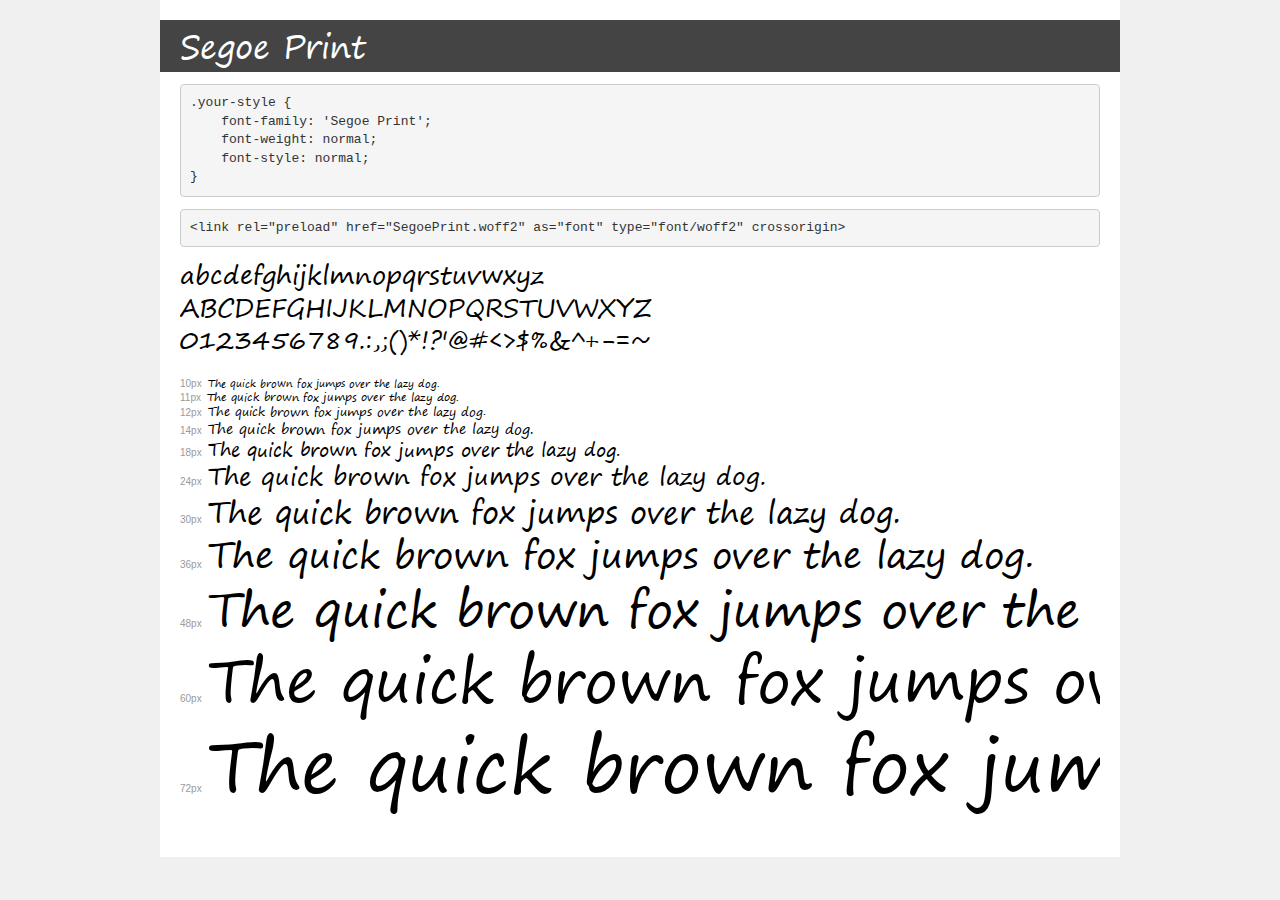
<file: fonts/segoe-print/demo.html>
<!DOCTYPE html>
<html lang="en">
<head>
    <meta charset="utf-8">
    <meta http-equiv="X-UA-Compatible" content="IE=edge">
    <meta name="viewport" content="width=device-width, initial-scale=1">
    <meta name="robots" content="noindex, noarchive">
    <meta name="format-detection" content="telephone=no">
    <title>Transfonter demo</title>
    <link href="stylesheet.css" rel="stylesheet">
    <style>
        /*
        http://meyerweb.com/eric/tools/css/reset/
        v2.0 | 20110126
        License: none (public domain)
        */
        html, body, div, span, applet, object, iframe,
        h1, h2, h3, h4, h5, h6, p, blockquote, pre,
        a, abbr, acronym, address, big, cite, code,
        del, dfn, em, img, ins, kbd, q, s, samp,
        small, strike, strong, sub, sup, tt, var,
        b, u, i, center,
        dl, dt, dd, ol, ul, li,
        fieldset, form, label, legend,
        table, caption, tbody, tfoot, thead, tr, th, td,
        article, aside, canvas, details, embed,
        figure, figcaption, footer, header, hgroup,
        menu, nav, output, ruby, section, summary,
        time, mark, audio, video {
            margin: 0;
            padding: 0;
            border: 0;
            font-size: 100%;
            font: inherit;
            vertical-align: baseline;
        }
        /* HTML5 display-role reset for older browsers */
        article, aside, details, figcaption, figure,
        footer, header, hgroup, menu, nav, section {
            display: block;
        }
        body {
            line-height: 1;
        }
        ol, ul {
            list-style: none;
        }
        blockquote, q {
            quotes: none;
        }
        blockquote:before, blockquote:after,
        q:before, q:after {
            content: '';
            content: none;
        }
        table {
            border-collapse: collapse;
            border-spacing: 0;
        }
        /* demo styles */
        body {
            background: #f0f0f0;
            color: #000;
        }
        .page {
            background: #fff;
            width: 920px;
            margin: 0 auto;
            padding: 20px 20px 0 20px;
            overflow: hidden;
        }
        .font-container {
            overflow-x: auto;
            overflow-y: hidden;
            margin-bottom: 40px;
            line-height: 1.3;
            white-space: nowrap;
            padding-bottom: 5px;
        }
        h1 {
            position: relative;
            background: #444;
            font-size: 32px;
            color: #fff;
            padding: 10px 20px;
            margin: 0 -20px 12px -20px;
        }
        .letters {
            font-size: 25px;
            margin-bottom: 20px;
        }
        .s10:before {
            content: '10px';
        }
        .s11:before {
            content: '11px';
        }
        .s12:before {
            content: '12px';
        }
        .s14:before {
            content: '14px';
        }
        .s18:before {
            content: '18px';
        }
        .s24:before {
            content: '24px';
        }
        .s30:before {
            content: '30px';
        }
        .s36:before {
            content: '36px';
        }
        .s48:before {
            content: '48px';
        }
        .s60:before {
            content: '60px';
        }
        .s72:before {
            content: '72px';
        }
        .s10:before, .s11:before, .s12:before, .s14:before,
        .s18:before, .s24:before, .s30:before, .s36:before,
        .s48:before, .s60:before, .s72:before {
            font-family: Arial, sans-serif;
            font-size: 10px;
            font-weight: normal;
            font-style: normal;
            color: #999;
            padding-right: 6px;
        }
        pre {
            display: block;
            padding: 9px;
            margin: 0 0 12px;
            font-family: Monaco, Menlo, Consolas, "Courier New", monospace;
            font-size: 13px;
            line-height: 1.428571429;
            color: #333;
            font-weight: normal;
            font-style: normal;
            background-color: #f5f5f5;
            border: 1px solid #ccc;
            overflow-x: auto;
            border-radius: 4px;
        }
        /* responsive */
        @media (max-width: 959px) {
            .page {
                width: auto;
                margin: 0;
            }
        }
    </style>
</head>
<body>
<div class="page">
    <div class="demo">
        <h1 style="font-family: 'Segoe Print'; font-weight: normal; font-style: normal;">Segoe Print</h1>
        <pre title="Usage">.your-style {
    font-family: 'Segoe Print';
    font-weight: normal;
    font-style: normal;
}</pre>
        <pre title="Preload (optional)">
&lt;link rel=&quot;preload&quot; href=&quot;SegoePrint.woff2&quot; as=&quot;font&quot; type=&quot;font/woff2&quot; crossorigin&gt;</pre>
        <div class="font-container" style="font-family: 'Segoe Print'; font-weight: normal; font-style: normal;">
            <p class="letters">
                abcdefghijklmnopqrstuvwxyz<br>
ABCDEFGHIJKLMNOPQRSTUVWXYZ<br>
                0123456789.:,;()*!?'@#&lt;&gt;$%&^+-=~
            </p>
            <p class="s10" style="font-size: 10px;">The quick brown fox jumps over the lazy dog.</p>
            <p class="s11" style="font-size: 11px;">The quick brown fox jumps over the lazy dog.</p>
            <p class="s12" style="font-size: 12px;">The quick brown fox jumps over the lazy dog.</p>
            <p class="s14" style="font-size: 14px;">The quick brown fox jumps over the lazy dog.</p>
            <p class="s18" style="font-size: 18px;">The quick brown fox jumps over the lazy dog.</p>
            <p class="s24" style="font-size: 24px;">The quick brown fox jumps over the lazy dog.</p>
            <p class="s30" style="font-size: 30px;">The quick brown fox jumps over the lazy dog.</p>
            <p class="s36" style="font-size: 36px;">The quick brown fox jumps over the lazy dog.</p>
            <p class="s48" style="font-size: 48px;">The quick brown fox jumps over the lazy dog.</p>
            <p class="s60" style="font-size: 60px;">The quick brown fox jumps over the lazy dog.</p>
            <p class="s72" style="font-size: 72px;">The quick brown fox jumps over the lazy dog.</p>
        </div>
    </div>

</div>
</body>
</html>
</file>
<file: icons/style.css>
@font-face {
  font-family: 'icomoon';
  src:  url('fonts/icomoon.eot?cgyymw');
  src:  url('fonts/icomoon.eot?cgyymw#iefix') format('embedded-opentype'),
    url('fonts/icomoon.ttf?cgyymw') format('truetype'),
    url('fonts/icomoon.woff?cgyymw') format('woff'),
    url('fonts/icomoon.svg?cgyymw#icomoon') format('svg');
  font-weight: normal;
  font-style: normal;
  font-display: block;
}

[class^="icon-"], [class*=" icon-"] {
  /* use !important to prevent issues with browser extensions that change fonts */
  font-family: 'icomoon' !important;
  speak: never;
  font-style: normal;
  font-weight: normal;
  font-variant: normal;
  text-transform: none;
  line-height: 1;

  /* Better Font Rendering =========== */
  -webkit-font-smoothing: antialiased;
  -moz-osx-font-smoothing: grayscale;
}

.icon-huggingface:before {
  content: "\e005";
}
.icon-arxiv:before {
  content: "\e001";
}
.icon-paper:before {
  content: "\e000";
}
.icon-video:before {
  content: "\e003";
}
.icon-code:before {
  content: "\e002";
}
.icon-poster:before {
  content: "\e004";
}
</file>
<file: fonts/avenir-next/stylesheet.css>
@font-face {
    font-family: 'Avenir Next Cyr';
    src: url('AvenirNextCyr-UltraLight.eot');
    src: local('Avenir Next Cyr Ultra Light'), local('AvenirNextCyr-UltraLight'),
        url('AvenirNextCyr-UltraLight.eot?#iefix') format('embedded-opentype'),
        url('AvenirNextCyr-UltraLight.woff2') format('woff2'),
        url('AvenirNextCyr-UltraLight.woff') format('woff'),
        url('AvenirNextCyr-UltraLight.ttf') format('truetype');
    font-weight: 100;
    font-style: normal;
}

@font-face {
    font-family: 'Avenir Next Cyr';
    src: url('AvenirNextCyr-UltraLightIt.eot');
    src: local('Avenir Next Cyr Ultra Light Italic'), local('AvenirNextCyr-UltraLightIt'),
        url('AvenirNextCyr-UltraLightIt.eot?#iefix') format('embedded-opentype'),
        url('AvenirNextCyr-UltraLightIt.woff2') format('woff2'),
        url('AvenirNextCyr-UltraLightIt.woff') format('woff'),
        url('AvenirNextCyr-UltraLightIt.ttf') format('truetype');
    font-weight: 100;
    font-style: italic;
}

@font-face {
    font-family: 'Avenir Next Cyr';
    src: url('AvenirNextCyr-Thin.eot');
    src: local('Avenir Next Cyr Thin'), local('AvenirNextCyr-Thin'),
        url('AvenirNextCyr-Thin.eot?#iefix') format('embedded-opentype'),
        url('AvenirNextCyr-Thin.woff2') format('woff2'),
        url('AvenirNextCyr-Thin.woff') format('woff'),
        url('AvenirNextCyr-Thin.ttf') format('truetype');
    font-weight: 200;
    font-style: normal;
}

@font-face {
    font-family: 'Avenir Next Cyr';
    src: url('AvenirNextCyr-ThinItalic.eot');
    src: local('Avenir Next Cyr Thin Italic'), local('AvenirNextCyr-ThinItalic'),
        url('AvenirNextCyr-ThinItalic.eot?#iefix') format('embedded-opentype'),
        url('AvenirNextCyr-ThinItalic.woff2') format('woff2'),
        url('AvenirNextCyr-ThinItalic.woff') format('woff'),
        url('AvenirNextCyr-ThinItalic.ttf') format('truetype');
    font-weight: 200;
    font-style: italic;
}

@font-face {
    font-family: 'Avenir Next Cyr';
    src: url('AvenirNextCyr-Light.eot');
    src: local('Avenir Next Cyr Light'), local('AvenirNextCyr-Light'),
        url('AvenirNextCyr-Light.eot?#iefix') format('embedded-opentype'),
        url('AvenirNextCyr-Light.woff2') format('woff2'),
        url('AvenirNextCyr-Light.woff') format('woff'),
        url('AvenirNextCyr-Light.ttf') format('truetype');
    font-weight: 300;
    font-style: normal;
}

@font-face {
    font-family: 'Avenir Next Cyr';
    src: url('AvenirNextCyr-LightItalic.eot');
    src: local('Avenir Next Cyr Light Italic'), local('AvenirNextCyr-LightItalic'),
        url('AvenirNextCyr-LightItalic.eot?#iefix') format('embedded-opentype'),
        url('AvenirNextCyr-LightItalic.woff2') format('woff2'),
        url('AvenirNextCyr-LightItalic.woff') format('woff'),
        url('AvenirNextCyr-LightItalic.ttf') format('truetype');
    font-weight: 300;
    font-style: italic;
}

@font-face {
    font-family: 'Avenir Next Cyr';
    src: url('AvenirNextCyr-Regular.eot');
    src: local('Avenir Next Cyr Regular'), local('AvenirNextCyr-Regular'),
        url('AvenirNextCyr-Regular.eot?#iefix') format('embedded-opentype'),
        url('AvenirNextCyr-Regular.woff2') format('woff2'),
        url('AvenirNextCyr-Regular.woff') format('woff'),
        url('AvenirNextCyr-Regular.ttf') format('truetype');
    font-weight: 400;
    font-style: normal;
}

@font-face {
    font-family: 'Avenir Next Cyr';
    src: url('AvenirNextCyr-Italic.eot');
    src: local('Avenir Next Cyr Italic'), local('AvenirNextCyr-Italic'),
        url('AvenirNextCyr-Italic.eot?#iefix') format('embedded-opentype'),
        url('AvenirNextCyr-Italic.woff2') format('woff2'),
        url('AvenirNextCyr-Italic.woff') format('woff'),
        url('AvenirNextCyr-Italic.ttf') format('truetype');
    font-weight: 400;
    font-style: italic;
}

@font-face {
    font-family: 'Avenir Next Cyr';
    src: url('AvenirNextCyr-Medium.eot');
    src: local('Avenir Next Cyr Medium'), local('AvenirNextCyr-Medium'),
        url('AvenirNextCyr-Medium.eot?#iefix') format('embedded-opentype'),
        url('AvenirNextCyr-Medium.woff2') format('woff2'),
        url('AvenirNextCyr-Medium.woff') format('woff'),
        url('AvenirNextCyr-Medium.ttf') format('truetype');
    font-weight: 500;
    font-style: normal;
}

@font-face {
    font-family: 'Avenir Next Cyr';
    src: url('AvenirNextCyr-MediumItalic.eot');
    src: local('Avenir Next Cyr Medium Italic'), local('AvenirNextCyr-MediumItalic'),
        url('AvenirNextCyr-MediumItalic.eot?#iefix') format('embedded-opentype'),
        url('AvenirNextCyr-MediumItalic.woff2') format('woff2'),
        url('AvenirNextCyr-MediumItalic.woff') format('woff'),
        url('AvenirNextCyr-MediumItalic.ttf') format('truetype');
    font-weight: 500;
    font-style: italic;
}

@font-face {
    font-family: 'Avenir Next Cyr';
    src: url('AvenirNextCyr-Demi.eot');
    src: local('Avenir Next Cyr Demi'), local('AvenirNextCyr-Demi'),
        url('AvenirNextCyr-Demi.eot?#iefix') format('embedded-opentype'),
        url('AvenirNextCyr-Demi.woff2') format('woff2'),
        url('AvenirNextCyr-Demi.woff') format('woff'),
        url('AvenirNextCyr-Demi.ttf') format('truetype');
    font-weight: 600;
    font-style: normal;
}

@font-face {
    font-family: 'Avenir Next Cyr';
    src: url('AvenirNextCyr-DemiItalic.eot');
    src: local('Avenir Next Cyr Demi Italic'), local('AvenirNextCyr-DemiItalic'),
        url('AvenirNextCyr-DemiItalic.eot?#iefix') format('embedded-opentype'),
        url('AvenirNextCyr-DemiItalic.woff2') format('woff2'),
        url('AvenirNextCyr-DemiItalic.woff') format('woff'),
        url('AvenirNextCyr-DemiItalic.ttf') format('truetype');
    font-weight: 600;
    font-style: italic;
}

@font-face {
    font-family: 'Avenir Next Cyr';
    src: url('AvenirNextCyr-Bold.eot');
    src: local('Avenir Next Cyr Bold'), local('AvenirNextCyr-Bold'),
        url('AvenirNextCyr-Bold.eot?#iefix') format('embedded-opentype'),
        url('AvenirNextCyr-Bold.woff2') format('woff2'),
        url('AvenirNextCyr-Bold.woff') format('woff'),
        url('AvenirNextCyr-Bold.ttf') format('truetype');
    font-weight: 700;
    font-style: normal;
}

@font-face {
    font-family: 'Avenir Next Cyr';
    src: url('AvenirNextCyr-BoldItalic.eot');
    src: local('Avenir Next Cyr Bold Italic'), local('AvenirNextCyr-BoldItalic'),
        url('AvenirNextCyr-BoldItalic.eot?#iefix') format('embedded-opentype'),
        url('AvenirNextCyr-BoldItalic.woff2') format('woff2'),
        url('AvenirNextCyr-BoldItalic.woff') format('woff'),
        url('AvenirNextCyr-BoldItalic.ttf') format('truetype');
    font-weight: 700;
    font-style: italic;
}

@font-face {
    font-family: 'Avenir Next Cyr';
    src: url('AvenirNextCyr-Heavy.eot');
    src: local('Avenir Next Cyr Heavy'), local('AvenirNextCyr-Heavy'),
        url('AvenirNextCyr-Heavy.eot?#iefix') format('embedded-opentype'),
        url('AvenirNextCyr-Heavy.woff2') format('woff2'),
        url('AvenirNextCyr-Heavy.woff') format('woff'),
        url('AvenirNextCyr-Heavy.ttf') format('truetype');
    font-weight: 900;
    font-style: normal;
}

@font-face {
    font-family: 'Avenir Next Cyr';
    src: url('AvenirNextCyr-HeavyItalic.eot');
    src: local('Avenir Next Cyr Heavy Italic'), local('AvenirNextCyr-HeavyItalic'),
        url('AvenirNextCyr-HeavyItalic.eot?#iefix') format('embedded-opentype'),
        url('AvenirNextCyr-HeavyItalic.woff2') format('woff2'),
        url('AvenirNextCyr-HeavyItalic.woff') format('woff'),
        url('AvenirNextCyr-HeavyItalic.ttf') format('truetype');
    font-weight: 900;
    font-style: italic;
}
</file>
<file: fonts/segoe-print/stylesheet.css>
@font-face {
    font-family: 'Segoe Print';
    src: url('SegoePrint.eot');
    src: url('SegoePrint.eot?#iefix') format('embedded-opentype'),
        url('SegoePrint.woff2') format('woff2'),
        url('SegoePrint.woff') format('woff'),
        url('SegoePrint.ttf') format('truetype');
    font-weight: normal;
    font-style: normal;
    font-display: swap;
}
</file>
<file: style.css>
/*
 * Header
 */

* {
    font-family: 'Avenir', 'Avenir Next Cyr', 'Config', 'Microsoft YaHei', 'Times New Roman';
}

a {
    color: #6567C9;
    text-decoration: none;
}

a.link:focus, a.link:hover {
    color: #ff9349;
    text-decoration: none;
}

.blog-header {
    border-bottom: 1px solid #e5e5e5;
}

.title-font {
    font-family: "Playfair Display", Georgia, "Times New Roman", serif /*rtl:Amiri, Georgia, "Times New Roman", serif*/;
    /*font-size: 2.25rem;*/
    font-size: 3rem;
    text-decoration: none;
    font-weight: 600;
}

.title-font:hover {
    text-decoration: none;
}

.rainbow-gradient-font {
    margin-top: 0px;
    margin-bottom: 10px;
    background: linear-gradient(to right, #ef5350, #f48fb1, #7e57c2, #2196f3, #26c6da, #43a047, #eeff41, #f9a825, #ff5722);
    background-clip: text;
    -webkit-background-clip: text;
    -webkit-text-fill-color: transparent;
}

.x-gradient-font {
    margin-top: 0px;
    margin-bottom: 10px;
    /*background: linear-gradient(107.54deg, #0078d4 .39%, #8661c5 51.23%, #ff9349 100%);*/
    background: linear-gradient(107.54deg, #0078d4 .30%, #8661c5 40.23%, #ff9349 100%);
    background-clip: text;
    -webkit-background-clip: text;
    -webkit-text-fill-color: transparent;
}

/*
 * Header Links
 */
#links {
    margin: 16px 0px;
    display: flex;
    align-items: center;
    justify-content: center;
    flex-wrap: wrap;
    /*white-space: nowrap;*/
}

#links div {
    margin: 4px 8px;
    width: 140px;
    height: 38px;
    display: flex;
    align-items: center;
    justify-content: center;
}


#links a {
    width: 115px;
    height: 35px;
    padding: 8px 16px;
    color: white;
    font-size: 16px;
    font-weight: 500;
    background: linear-gradient(107.54deg, #0078d4 .39%, #8661c5 51.23%, #ff9349 100%) fixed;
    border-radius: 50px;
    box-shadow: 0px 0px 4px rgba(0, 0, 0, 0.5);
    display: flex;
    align-items: center;
    justify-content: center;
    transition: all 0.2s ease;
    text-decoration: none;
}

#links a:hover {
    width: 135px;
    height: 40px;
    font-size: 17px;
    box-shadow: 0px 0px 6px rgba(0, 0, 0, 0.75);
}

#links a.disabled {
    background-color: rgb(192, 192, 192);
}

#links a.disabled:hover {
    background-color: rgb(192, 192, 192);
}

#links a::before {
    /* use !important to prevent issues with browser extensions that change fonts */
    font-family: 'icomoon' !important;
    font-style: normal;
    font-weight: normal;
    font-variant: normal;
    text-transform: none;
    line-height: 1;

    /* Better Font Rendering =========== */
    -webkit-font-smoothing: antialiased;
    -moz-osx-font-smoothing: grayscale;

    margin-right: 8px;
}

#links #paper::before {
    content: "\e000"; /* paper icon */
    font-size: 18px;
}

#links #arxiv::before {
    content: "\e001";
    font-size: 20px;
}

#links #code::before {
    content: "\e002";
    font-size: 20px;
}

#links #poster::before {
    content: "\e004";
    font-size: 20px;
}

#links #video::before {
    content: "\e003";
    font-size: 20px;
}

#links #demo::before {
    content: "\e005";
    font-size: 20px;
}

#links #zhihu::before {
    content: "";
    background-image: url("icons/extra/zhihu.svg");
    background-size: 18px 18px;
    background-repeat: no-repeat;
    background-position: center;
    width: 18px;
    height: 18px;
    display: inline-block;
    margin-right: 8px;
}

/*
 * Authors
 */
.author {
    font-size: 18px;
    font-weight: 500;
    font-family: 'Avenir', sans-serif;
}

.author-name {
    display: inline-block;
    margin: 0 10px;
    white-space: nowrap;
}

.author-name a {
    color: #000000;
    text-decoration: none;
}

.author-name a:hover {
    color: #333333;
    text-decoration: underline;
}

.organization {
    margin-top: 10px;
    font-size: 16px;
    color: #666666;
}

/*
 * Body
 */
.card-title {
    font-weight: 800;
    font-family: 'Avenir', sans-serif;
}

.card-title-margin {
    margin-bottom: 0.7em;
}

.body-hr {
    position: relative;
    height: 5px; /* 控制粗细 */
    background: transparent; /* 背景色透明 */
    margin-top: -1em;
    margin-bottom: 1rem;
    border: none; /* 去掉默认边框 */
}

.body-hr::before {
    content: '';
    position: absolute;
    top: 0;
    left: 0;
    right: 0;
    bottom: 0;
    background: linear-gradient(107.54deg, #0078d4 .39%, #8661c5 51.23%, #ff9349 100%);
    height: 5px; /* 控制加粗 */
    border-radius: 0; /* 确保直边效果 */
}

.x-gradient-block {
    color: #3f3f3f;
    background: linear-gradient(107.54deg, #e6eff7 .39%, #eeebf5 51.23%, #fcf4ee 100%);
    border-radius: 16px;
    /*border: none;*/
    /*box-shadow: none; !* 如果还想移除阴影 *!*/
}

/*
 * Footer
 */
.footer {
    margin-top: 5rem;
    background: linear-gradient(107.54deg, #0078d4 .39%, #8661c5 51.23%, #ff9349 100%);
    border-top: 0.05rem solid #e5e5e5;
    padding: 1rem 0;
}

.footer-title {
    font-family: 'Avenir', sans-serif;
    color: rgba(255, 255, 255, 0.9);
    font-size: 15px;
    font-weight: 800;
}

.footer-text {
    font-family: 'Avenir', sans-serif;
    color: rgba(255, 255, 255, 0.7);
    font-size: 15px;
    font-weight: 800;
}

.footer a {
    color: rgba(255, 255, 255, 1);
    font-weight: bold;
}

.footer a:hover {
    text-decoration: underline;
}
</file>
<file: icons/demo-files/demo.css>
body {
  padding: 0;
  margin: 0;
  font-family: sans-serif;
  font-size: 1em;
  line-height: 1.5;
  color: #555;
  background: #fff;
}
h1 {
  font-size: 1.5em;
  font-weight: normal;
}
small {
  font-size: .66666667em;
}
a {
  color: #e74c3c;
  text-decoration: none;
}
a:hover, a:focus {
  box-shadow: 0 1px #e74c3c;
}
.bshadow0, input {
  box-shadow: inset 0 -2px #e7e7e7;
}
input:hover {
  box-shadow: inset 0 -2px #ccc;
}
input, fieldset {
  font-family: sans-serif;
  font-size: 1em;
  margin: 0;
  padding: 0;
  border: 0;
}
input {
  color: inherit;
  line-height: 1.5;
  height: 1.5em;
  padding: .25em 0;
}
input:focus {
  outline: none;
  box-shadow: inset 0 -2px #449fdb;
}
.glyph {
  font-size: 16px;
  width: 15em;
  padding-bottom: 1em;
  margin-right: 4em;
  margin-bottom: 1em;
  float: left;
  overflow: hidden;
}
.liga {
  width: 80%;
  width: calc(100% - 2.5em);
}
.talign-right {
  text-align: right;
}
.talign-center {
  text-align: center;
}
.bgc1 {
  background: #f1f1f1;
}
.fgc1 {
  color: #999;
}
.fgc0 {
  color: #000;
}
p {
  margin-top: 1em;
  margin-bottom: 1em;
}
.mvm {
  margin-top: .75em;
  margin-bottom: .75em;
}
.mtn {
  margin-top: 0;
}
.mtl, .mal {
  margin-top: 1.5em;
}
.mbl, .mal {
  margin-bottom: 1.5em;
}
.mal, .mhl {
  margin-left: 1.5em;
  margin-right: 1.5em;
}
.mhmm {
  margin-left: 1em;
  margin-right: 1em;
}
.mls {
  margin-left: .25em;
}
.ptl {
  padding-top: 1.5em;
}
.pbs, .pvs {
  padding-bottom: .25em;
}
.pvs, .pts {
  padding-top: .25em;
}
.unit {
  float: left;
}
.unitRight {
  float: right;
}
.size1of2 {
  width: 50%;
}
.size1of1 {
  width: 100%;
}
.clearfix:before, .clearfix:after {
  content: " ";
  display: table;
}
.clearfix:after {
  clear: both;
}
.hidden-true {
  display: none;
}
.textbox0 {
  width: 3em;
  background: #f1f1f1;
  padding: .25em .5em;
  line-height: 1.5;
  height: 1.5em;
}
#testDrive {
  display: block;
  padding-top: 24px;
  line-height: 1.5;
}
.fs0 {
  font-size: 16px;
}
.fs1 {
  font-size: 32px;
}
.fs2 {
  font-size: 32px;
}
</file>
